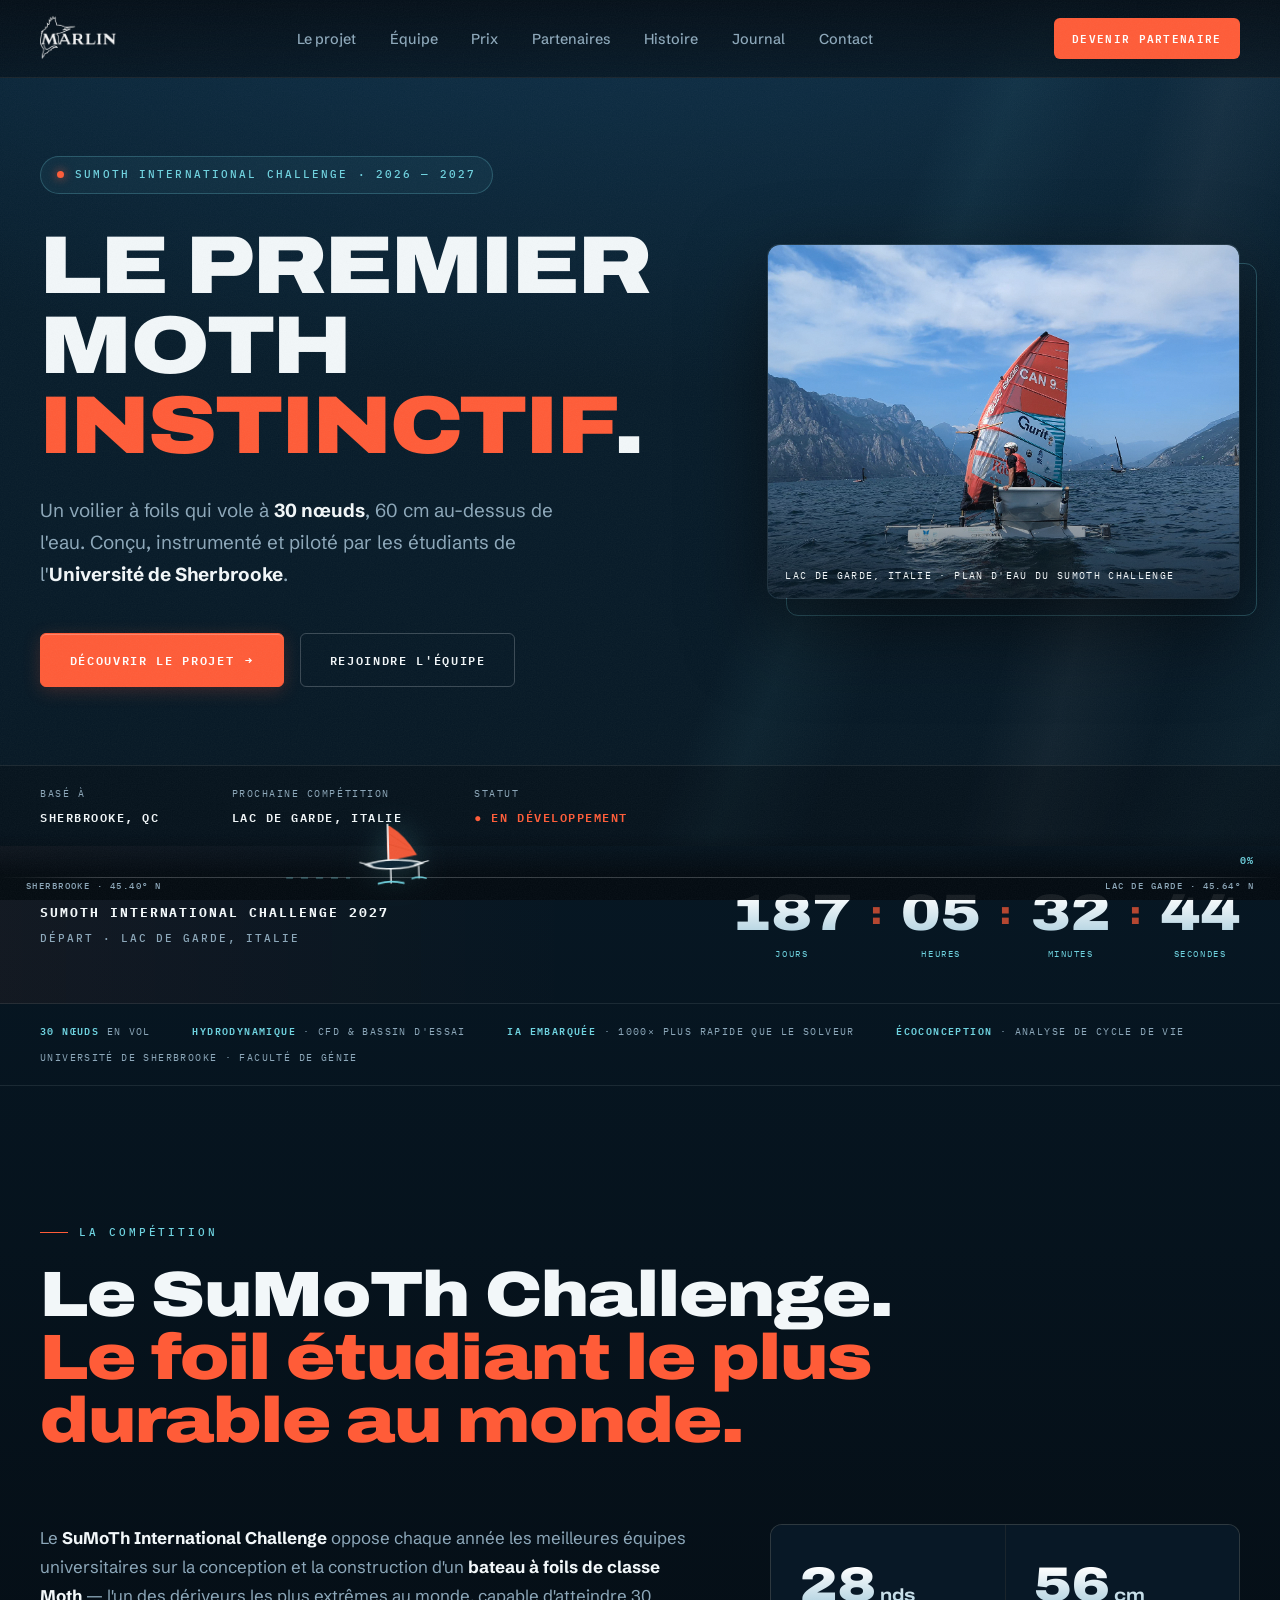
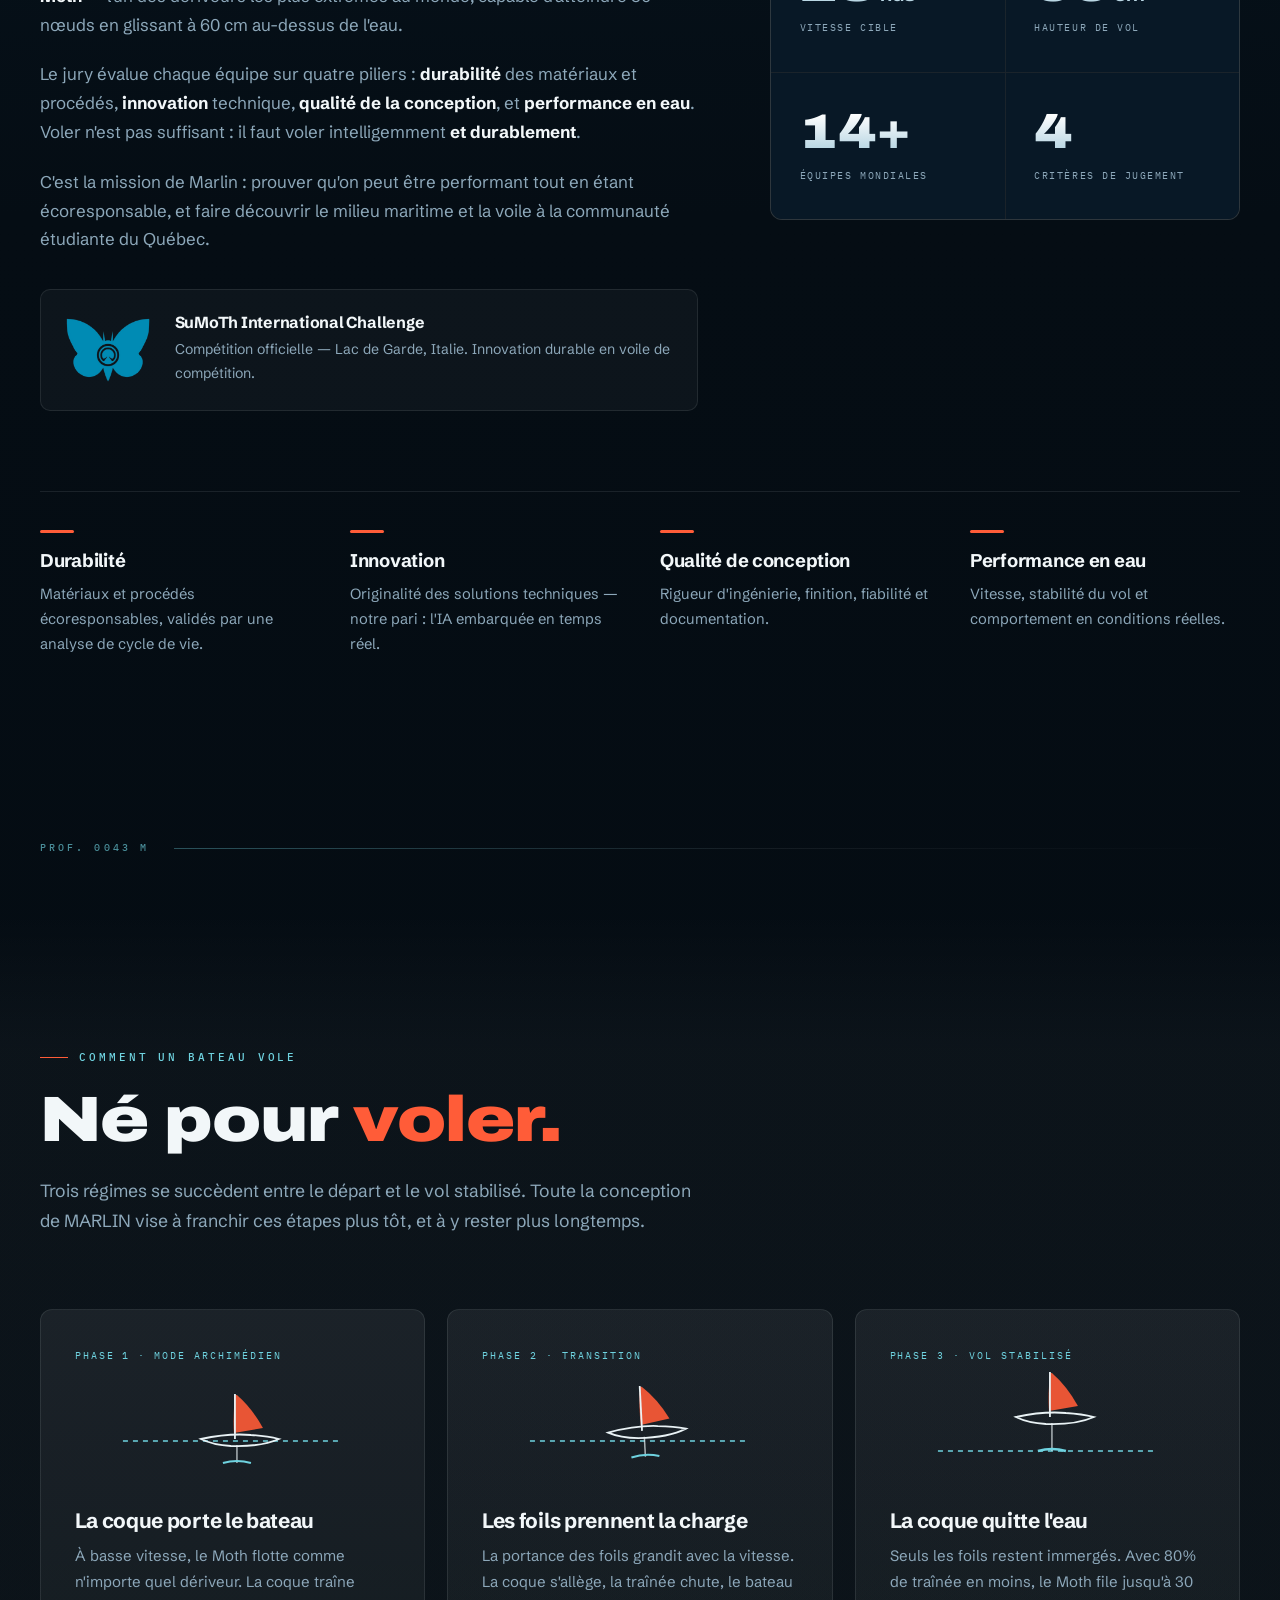
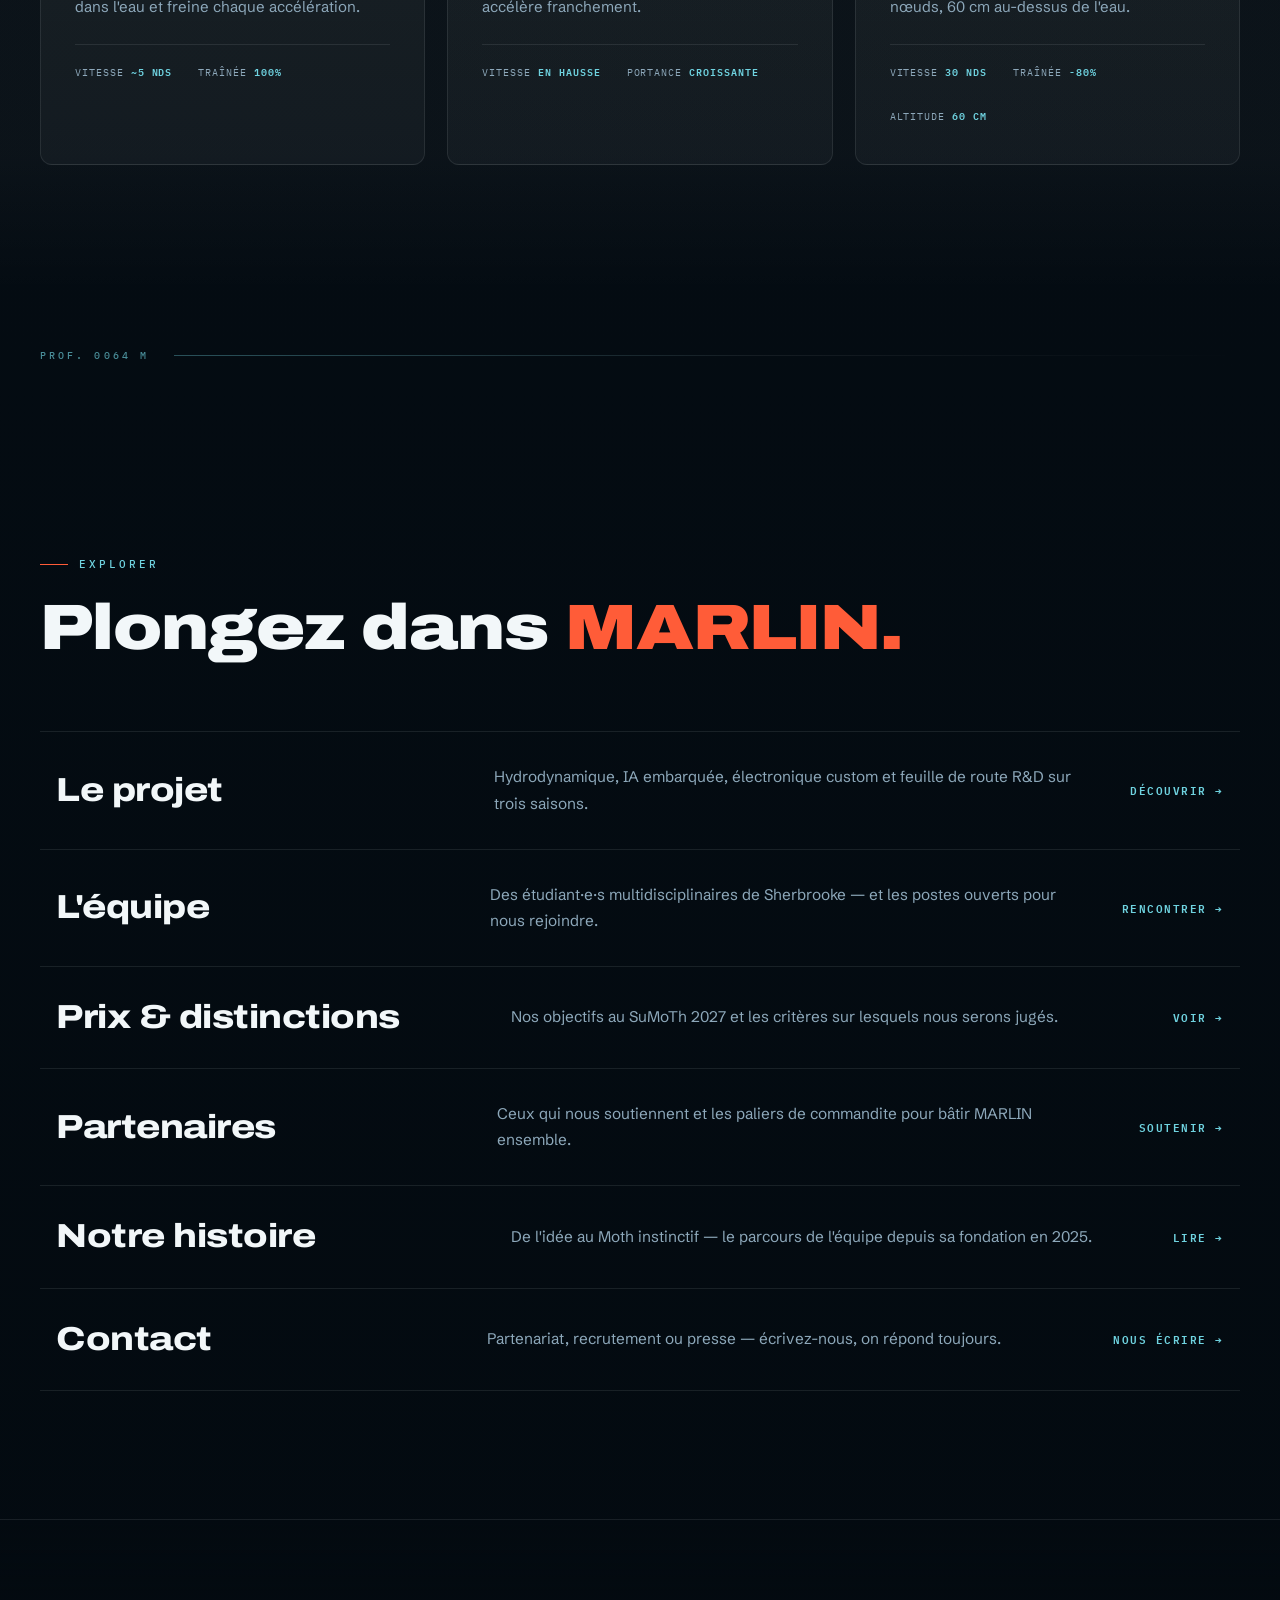
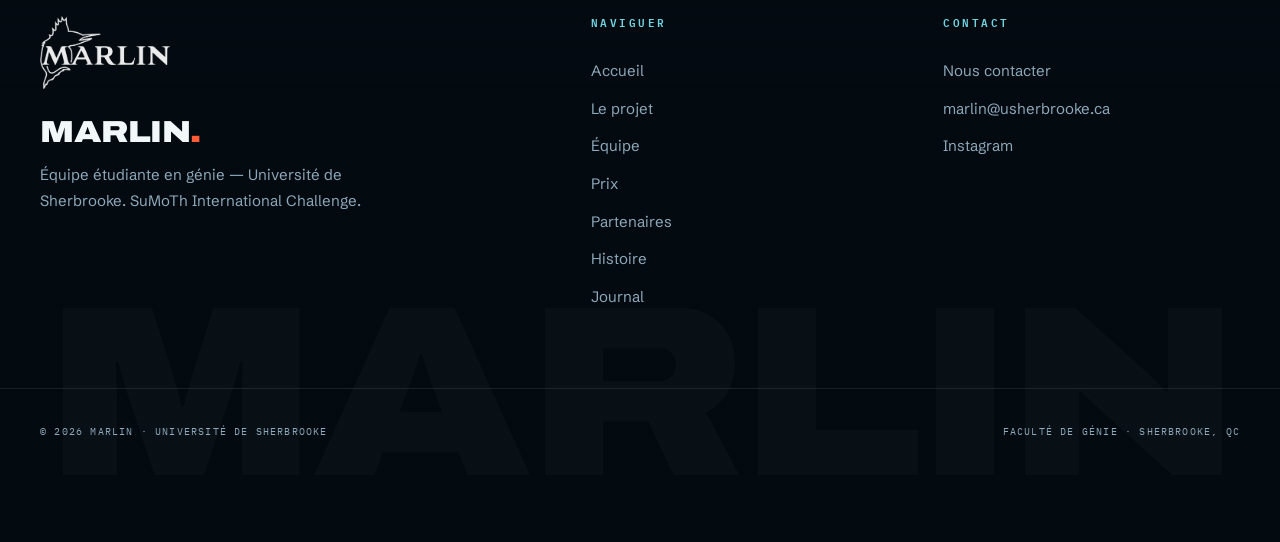
<file: index.html>
<!DOCTYPE html>
<html lang="fr">
<head>
<meta charset="UTF-8">
<meta name="viewport" content="width=device-width, initial-scale=1.0">
<title>MARLIN — Université de Sherbrooke | Moth à foils étudiant</title>
<meta name="description" content="MARLIN — Équipe étudiante de l'Université de Sherbrooke concevant le premier Moth à foils instinctif pour le SuMoTh International Challenge 2027 au Lac de Garde, Italie.">
<meta name="keywords" content="MARLIN, Moth, foil, SuMoTh, Université de Sherbrooke, bateau, voile, ingénierie, IA, CFD">
<meta name="author" content="Équipe MARLIN — Université de Sherbrooke">
<meta name="theme-color" content="#050d14">

<!-- Open Graph -->
<meta property="og:type" content="website">
<meta property="og:title" content="MARLIN — Le premier Moth instinctif">
<meta property="og:description" content="Équipe étudiante UdeS — Conception d'un Moth à foils piloté par intelligence artificielle pour le SuMoTh International Challenge 2027.">
<meta property="og:image" content="media/LogoMarlin.png">
<meta property="og:url" content="https://marlin-udes.ca">
<meta property="og:site_name" content="MARLIN">

<!-- Twitter Card -->
<meta name="twitter:card" content="summary_large_image">
<meta name="twitter:title" content="MARLIN — Le premier Moth instinctif">
<meta name="twitter:description" content="Équipe étudiante UdeS — Moth à foils + IA pour le SuMoTh Challenge 2027.">
<meta name="twitter:image" content="media/LogoMarlin.png">

<!-- Favicon -->
<link rel="icon" type="image/png" href="media/LogoMarlin.png">
<link rel="apple-touch-icon" href="media/LogoMarlin.png">

<!-- Canonical -->
<link rel="canonical" href="https://marlin-udes.ca">

<link rel="preconnect" href="https://fonts.googleapis.com">
<link rel="preconnect" href="https://fonts.gstatic.com" crossorigin>
<link href="https://fonts.googleapis.com/css2?family=Archivo:wdth,wght@62.5..125,100..900&family=Schibsted+Grotesk:wght@400;500;700&family=IBM+Plex+Mono:wght@400;500;600&display=swap" rel="stylesheet">
<link rel="stylesheet" href="style.css">
</head>
<body>

<!-- ============ NAV ============ -->
<nav id="nav">
  <a href="index.html" class="logo"><img src="media/LogoMarlin.png" alt="MARLIN logo"></a>
  <ul class="nav-links">
    <li><a href="projet.html">Le projet</a></li>
    <li><a href="equipe.html">Équipe</a></li>
    <li><a href="prix.html">Prix</a></li>
    <li><a href="partenaires.html">Partenaires</a></li>
    <li><a href="histoire.html">Histoire</a></li>
    <li><a href="journal.html">Journal</a></li>
    <li><a href="contact.html">Contact</a></li>
  </ul>
  <div class="nav-right">
    <a href="partenaires.html" class="nav-cta">Devenir partenaire</a>
    <button class="hamburger" id="hamburger" aria-label="Menu">
      <span></span><span></span><span></span>
    </button>
  </div>
</nav>

<!-- Mobile nav overlay -->
<div class="nav-mobile-overlay" id="mobile-nav">
  <a href="projet.html" class="mobile-link">Le projet</a>
  <a href="equipe.html" class="mobile-link">Équipe</a>
  <a href="prix.html" class="mobile-link">Prix</a>
  <a href="partenaires.html" class="mobile-link">Partenaires</a>
  <a href="histoire.html" class="mobile-link">Histoire</a>
  <a href="journal.html" class="mobile-link">Journal</a>
  <a href="contact.html" class="mobile-link">Contact</a>
</div>

<!-- ============ HERO ============ -->
<section class="hero">
  <div class="hero-inner">
    <div class="hero-content">
      <div class="hero-tag">
        <span class="dot"></span>
        SuMoTh International Challenge · 2026 — 2027
      </div>
      <h1>Le premier Moth <span class="accent">instinctif</span>.</h1>
      <p class="hero-sub">
        Un voilier à foils qui vole à <strong>30 nœuds</strong>, 60 cm au-dessus de l'eau.
        Conçu, instrumenté et piloté par les étudiants de l'<strong>Université de Sherbrooke</strong>.
      </p>
      <div class="hero-cta">
        <a href="projet.html" class="btn primary">Découvrir le projet <span class="btn-arrow">→</span></a>
        <a href="equipe.html#recrutement" class="btn">Rejoindre l'équipe</a>
      </div>
    </div>
    <figure class="hero-photo">
      <img src="media/bateauProfil.png" alt="Moth à foils sur le Lac de Garde">
      <figcaption>Lac de Garde, Italie · Plan d'eau du SuMoTh Challenge</figcaption>
    </figure>
  </div>

  <div class="hero-meta">
    <div class="hero-meta-inner">
      <div class="item">Basé à<span>Sherbrooke, QC</span></div>
      <div class="item">Prochaine compétition<span>Lac de Garde, Italie</span></div>
      <div class="item">Statut<span class="status">● En développement</span></div>
    </div>
  </div>
</section>

<!-- ============ COMPTE À REBOURS ============ -->
<div class="countdown-band">
  <div class="countdown-band-inner">
    <div class="countdown-title">
      <strong>SuMoTh International Challenge 2027</strong>
      Départ · Lac de Garde, Italie
    </div>
    <div class="countdown" id="countdown">
      <div class="countdown-item"><div class="countdown-val" id="cd-days">---</div><div class="countdown-label">Jours</div></div>
      <div class="countdown-sep">:</div>
      <div class="countdown-item"><div class="countdown-val" id="cd-hours">--</div><div class="countdown-label">Heures</div></div>
      <div class="countdown-sep">:</div>
      <div class="countdown-item"><div class="countdown-val" id="cd-mins">--</div><div class="countdown-label">Minutes</div></div>
      <div class="countdown-sep">:</div>
      <div class="countdown-item"><div class="countdown-val" id="cd-secs">--</div><div class="countdown-label">Secondes</div></div>
    </div>
  </div>
</div>

<!-- ============ MANIFESTE (faits) ============ -->
<div class="manifest" aria-hidden="true">
  <div class="manifest-inner">
    <span><strong>30 nœuds</strong> en vol</span>
    <span><strong>Hydrodynamique</strong> · CFD &amp; bassin d'essai</span>
    <span><strong>IA embarquée</strong> · 1000× plus rapide que le solveur</span>
    <span><strong>Écoconception</strong> · Analyse de cycle de vie</span>
    <span>Université de Sherbrooke · Faculté de génie</span>
  </div>
</div>

<!-- ============ DÉFI + SUMOTH ============ -->
<section class="defi" id="defi">
  <div class="container">
    <div class="section-head reveal">
      <span class="kicker">La compétition</span>
      <h2>Le SuMoTh Challenge.<br><span class="accent">Le foil étudiant le plus durable au monde.</span></h2>
    </div>
    <div class="defi-grid reveal">
      <div class="defi-text">
        <p>Le <strong>SuMoTh International Challenge</strong> oppose chaque année les meilleures équipes universitaires sur la conception et la construction d'un <strong>bateau à foils de classe Moth</strong> — l'un des dériveurs les plus extrêmes au monde, capable d'atteindre 30 nœuds en glissant à 60 cm au-dessus de l'eau.</p>
        <p>Le jury évalue chaque équipe sur quatre piliers : <strong>durabilité</strong> des matériaux et procédés, <strong>innovation</strong> technique, <strong>qualité de la conception</strong>, et <strong>performance en eau</strong>. Voler n'est pas suffisant : il faut voler intelligemment <strong>et durablement</strong>.</p>
        <p>C'est la mission de Marlin : prouver qu'on peut être performant tout en étant écoresponsable, et faire découvrir le milieu maritime et la voile à la communauté étudiante du Québec.</p>
        <div class="sumoth-badge">
          <img src="media/Sumoth_nobackground.png" alt="SuMoTh Challenge">
          <div class="sumoth-badge-text">
            <h4>SuMoTh International Challenge</h4>
            <p>Compétition officielle — Lac de Garde, Italie. Innovation durable en voile de compétition.</p>
          </div>
        </div>
      </div>
      <div class="defi-stats">
        <div class="stat"><div class="stat-num"><span data-count="30">0</span><span class="unit">nds</span></div><div class="stat-label">Vitesse cible</div></div>
        <div class="stat"><div class="stat-num"><span data-count="60">0</span><span class="unit">cm</span></div><div class="stat-label">Hauteur de vol</div></div>
        <div class="stat"><div class="stat-num"><span data-count="15" data-suffix="+">0</span></div><div class="stat-label">Équipes mondiales</div></div>
        <div class="stat"><div class="stat-num"><span data-count="4">0</span></div><div class="stat-label">Critères de jugement</div></div>
      </div>
    </div>
    <div class="pillars">
      <div class="pillar"><h3>Durabilité</h3><p>Matériaux et procédés écoresponsables, validés par une analyse de cycle de vie.</p></div>
      <div class="pillar"><h3>Innovation</h3><p>Originalité des solutions techniques — notre pari : l'IA embarquée en temps réel.</p></div>
      <div class="pillar"><h3>Qualité de conception</h3><p>Rigueur d'ingénierie, finition, fiabilité et documentation.</p></div>
      <div class="pillar"><h3>Performance en eau</h3><p>Vitesse, stabilité du vol et comportement en conditions réelles.</p></div>
    </div>
  </div>
</section>

<!-- ============ SOUS LA LIGNE DE FLOTTAISON : LE VOL ============ -->
<div class="waterline" aria-hidden="true"></div>
<section class="section--deep" id="vol">
  <div class="container">
    <div class="section-head reveal">
      <span class="kicker">Comment un bateau vole</span>
      <h2>Né pour <span class="accent">voler.</span></h2>
      <p>Trois régimes se succèdent entre le départ et le vol stabilisé. Toute la conception de MARLIN vise à franchir ces étapes plus tôt, et à y rester plus longtemps.</p>
    </div>
    <div class="flight-phases">
      <div class="flight-phase">
        <span class="phase-step">Phase 1 · Mode archimédien</span>
        <svg viewBox="0 0 220 84" fill="none" xmlns="http://www.w3.org/2000/svg" aria-hidden="true">
          <line x1="0" y1="52" x2="220" y2="52" stroke="#6fd3e0" stroke-width="1.5" stroke-dasharray="5 5"/>
          <path d="M112 6 Q110 28 111 44 L140 39 Q129 19 114 6 Z" fill="#ff5c38" opacity="0.9"/>
          <line x1="112" y1="5" x2="112" y2="50" stroke="#e9f2f5" stroke-width="1.8"/>
          <path d="M78 50 Q106 44 128 46 Q144 47 156 50 Q138 58 108 57 Q90 56 78 50 Z" fill="none" stroke="#e9f2f5" stroke-width="1.8"/>
          <line x1="114" y1="56" x2="114" y2="74" stroke="#e9f2f5" stroke-width="1.5" opacity="0.7"/>
          <path d="M100 74 Q114 70 128 74" stroke="#6fd3e0" stroke-width="2" fill="none"/>
        </svg>
        <h3>La coque porte le bateau</h3>
        <p>À basse vitesse, le Moth flotte comme n'importe quel dériveur. La coque traîne dans l'eau et freine chaque accélération.</p>
        <div class="data-row"><span>Vitesse <b>~5 nds</b></span><span>Traînée <b>100%</b></span></div>
      </div>
      <div class="flight-phase">
        <span class="phase-step">Phase 2 · Transition</span>
        <svg viewBox="0 0 220 84" fill="none" xmlns="http://www.w3.org/2000/svg" aria-hidden="true">
          <line x1="0" y1="52" x2="220" y2="52" stroke="#6fd3e0" stroke-width="1.5" stroke-dasharray="5 5"/>
          <g transform="translate(0,-8) rotate(-3 110 48)">
            <path d="M112 6 Q110 28 111 44 L140 39 Q129 19 114 6 Z" fill="#ff5c38" opacity="0.9"/>
            <line x1="112" y1="5" x2="112" y2="50" stroke="#e9f2f5" stroke-width="1.8"/>
            <path d="M78 50 Q106 44 128 46 Q144 47 156 50 Q138 58 108 57 Q90 56 78 50 Z" fill="none" stroke="#e9f2f5" stroke-width="1.8"/>
            <line x1="114" y1="56" x2="114" y2="76" stroke="#e9f2f5" stroke-width="1.5" opacity="0.7"/>
            <path d="M100 76 Q114 72 128 76" stroke="#6fd3e0" stroke-width="2" fill="none"/>
          </g>
        </svg>
        <h3>Les foils prennent la charge</h3>
        <p>La portance des foils grandit avec la vitesse. La coque s'allège, la traînée chute, le bateau accélère franchement.</p>
        <div class="data-row"><span>Vitesse <b>en hausse</b></span><span>Portance <b>croissante</b></span></div>
      </div>
      <div class="flight-phase">
        <span class="phase-step">Phase 3 · Vol stabilisé</span>
        <svg viewBox="0 0 220 84" fill="none" xmlns="http://www.w3.org/2000/svg" aria-hidden="true">
          <line x1="0" y1="62" x2="220" y2="62" stroke="#6fd3e0" stroke-width="1.5" stroke-dasharray="5 5"/>
          <g transform="translate(0,-22)">
            <path d="M112 6 Q110 28 111 44 L140 39 Q129 19 114 6 Z" fill="#ff5c38" opacity="0.9"/>
            <line x1="112" y1="5" x2="112" y2="50" stroke="#e9f2f5" stroke-width="1.8"/>
            <path d="M78 50 Q106 44 128 46 Q144 47 156 50 Q138 58 108 57 Q90 56 78 50 Z" fill="none" stroke="#e9f2f5" stroke-width="1.8"/>
            <line x1="114" y1="56" x2="114" y2="84" stroke="#e9f2f5" stroke-width="1.5" opacity="0.7"/>
            <path d="M100 84 Q114 80 128 84" stroke="#6fd3e0" stroke-width="2.4" fill="none"/>
          </g>
        </svg>
        <h3>La coque quitte l'eau</h3>
        <p>Seuls les foils restent immergés. Avec 80% de traînée en moins, le Moth file jusqu'à 30 nœuds, 60 cm au-dessus de l'eau.</p>
        <div class="data-row"><span>Vitesse <b>30 nds</b></span><span>Traînée <b>-80%</b></span><span>Altitude <b>60 cm</b></span></div>
      </div>
    </div>
  </div>
</section>
<div class="waterline waterline--up" aria-hidden="true"></div>

<!-- ============ EXPLORER ============ -->
<section class="explore" id="explorer">
  <div class="container">
    <div class="section-head reveal">
      <span class="kicker">Explorer</span>
      <h2>Plongez dans <span class="accent">MARLIN.</span></h2>
    </div>
    <div class="explore-list">
      <a href="projet.html" class="explore-row">
        <h3>Le projet</h3>
        <p>Hydrodynamique, IA embarquée, électronique custom et feuille de route R&amp;D sur trois saisons.</p>
        <span class="go">Découvrir →</span>
      </a>
      <a href="equipe.html" class="explore-row">
        <h3>L'équipe</h3>
        <p>Des étudiant·e·s multidisciplinaires de Sherbrooke — et les postes ouverts pour nous rejoindre.</p>
        <span class="go">Rencontrer →</span>
      </a>
      <a href="prix.html" class="explore-row">
        <h3>Prix &amp; distinctions</h3>
        <p>Nos objectifs au SuMoTh 2027 et les critères sur lesquels nous serons jugés.</p>
        <span class="go">Voir →</span>
      </a>
      <a href="partenaires.html" class="explore-row">
        <h3>Partenaires</h3>
        <p>Ceux qui nous soutiennent et les paliers de commandite pour bâtir MARLIN ensemble.</p>
        <span class="go">Soutenir →</span>
      </a>
      <a href="histoire.html" class="explore-row">
        <h3>Notre histoire</h3>
        <p>De l'idée au Moth instinctif — le parcours de l'équipe depuis sa fondation en 2025.</p>
        <span class="go">Lire →</span>
      </a>
      <a href="contact.html" class="explore-row">
        <h3>Contact</h3>
        <p>Partenariat, recrutement ou presse — écrivez-nous, on répond toujours.</p>
        <span class="go">Nous écrire →</span>
      </a>
    </div>
  </div>
</section>

<!-- ============ FOOTER ============ -->
<footer id="contact">
  <div class="footer-grid">
    <div class="footer-brand">
      <img src="media/LogoMarlin.png" alt="MARLIN" class="footer-logo">
      <h3>MARLIN<span class="accent">.</span></h3>
      <p>Équipe étudiante en génie — Université de Sherbrooke. SuMoTh International Challenge.</p>
    </div>
    <div class="footer-col">
      <h4>Naviguer</h4>
      <a href="index.html">Accueil</a>
      <a href="projet.html">Le projet</a>
      <a href="equipe.html">Équipe</a>
      <a href="prix.html">Prix</a>
      <a href="partenaires.html">Partenaires</a>
      <a href="histoire.html">Histoire</a>
      <a href="journal.html">Journal</a>
    </div>
    <div class="footer-col">
      <h4>Contact</h4>
      <a href="contact.html">Nous contacter</a>
      <a href="mailto:marlin@usherbrooke.ca">marlin@usherbrooke.ca</a>
      <a href="https://www.instagram.com/marlin_usherbrooke/" target="_blank" rel="noopener">Instagram</a>
    </div>
  </div>
  <div class="footer-bottom">
    <div>© 2026 MARLIN · Université de Sherbrooke</div>
    <div>Faculté de génie · Sherbrooke, QC</div>
  </div>
</footer>

<script src="main.js"></script>

</body>
</html>
</file>
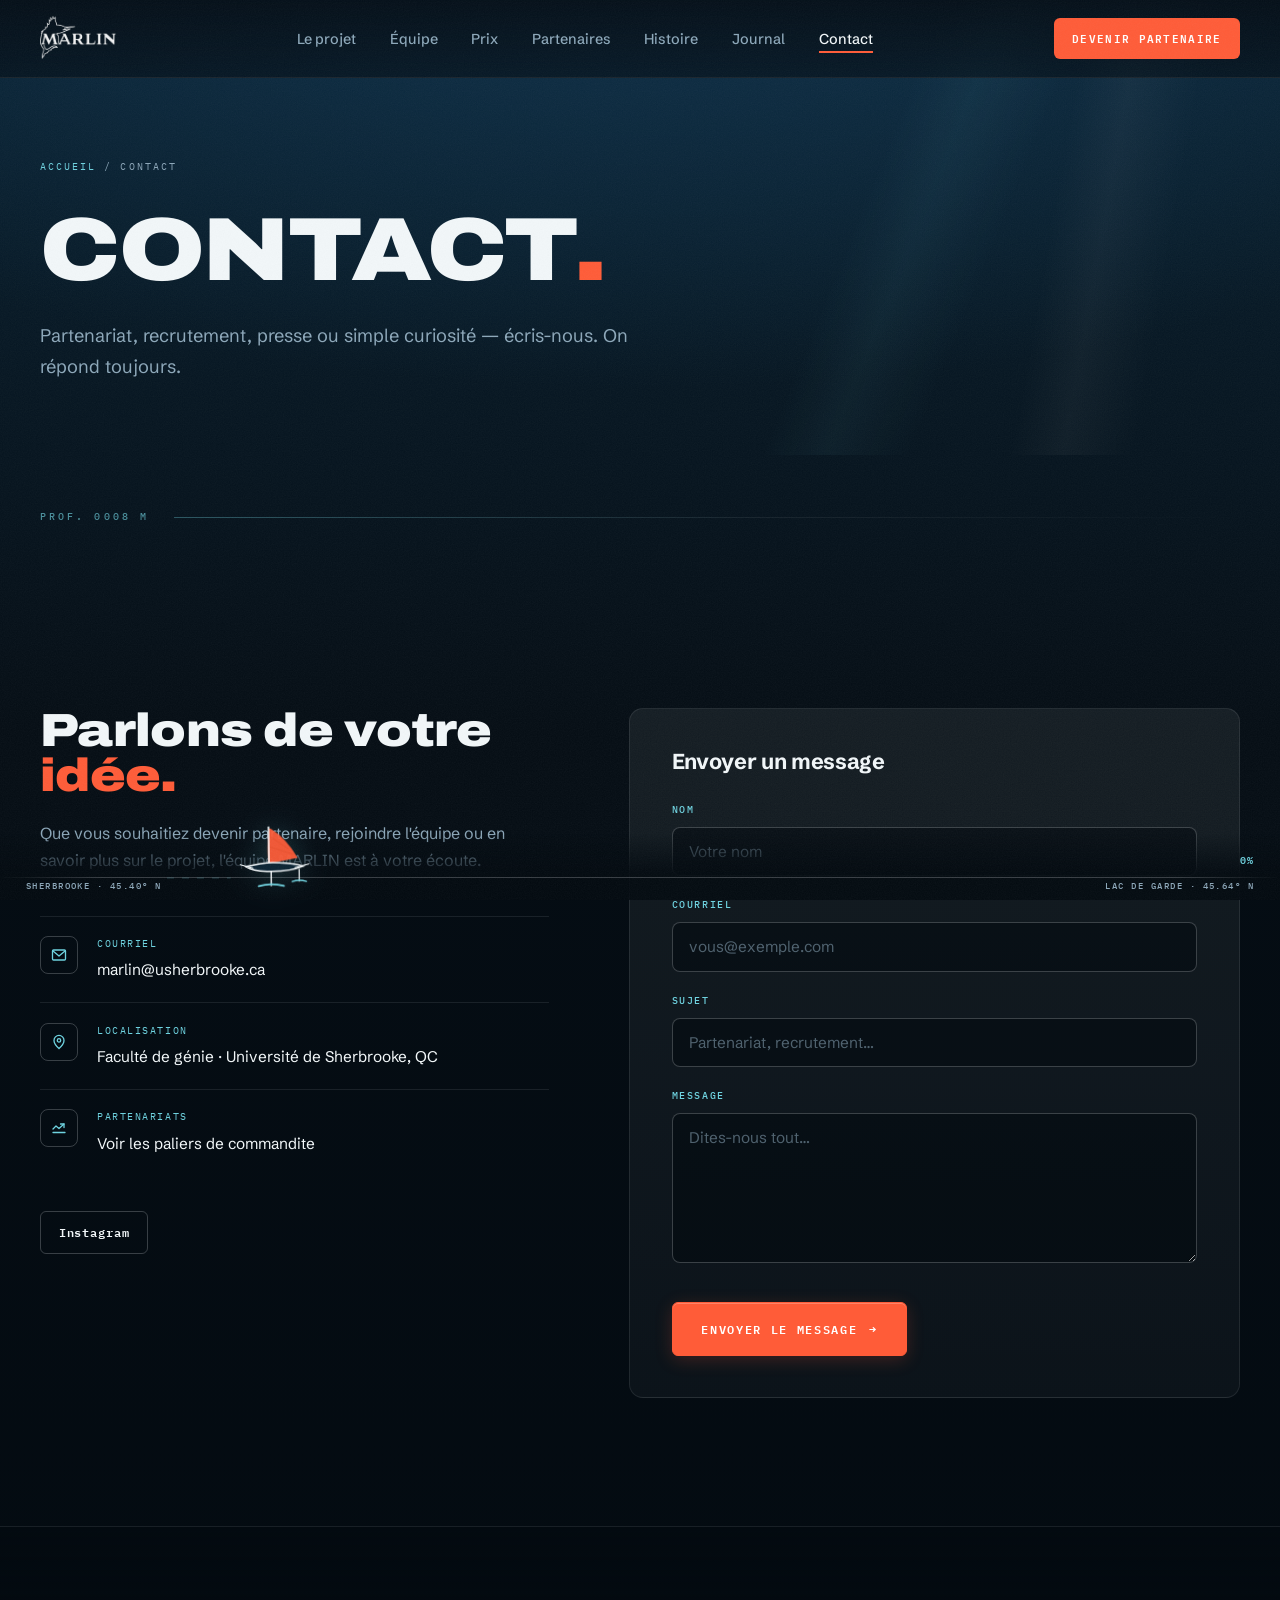
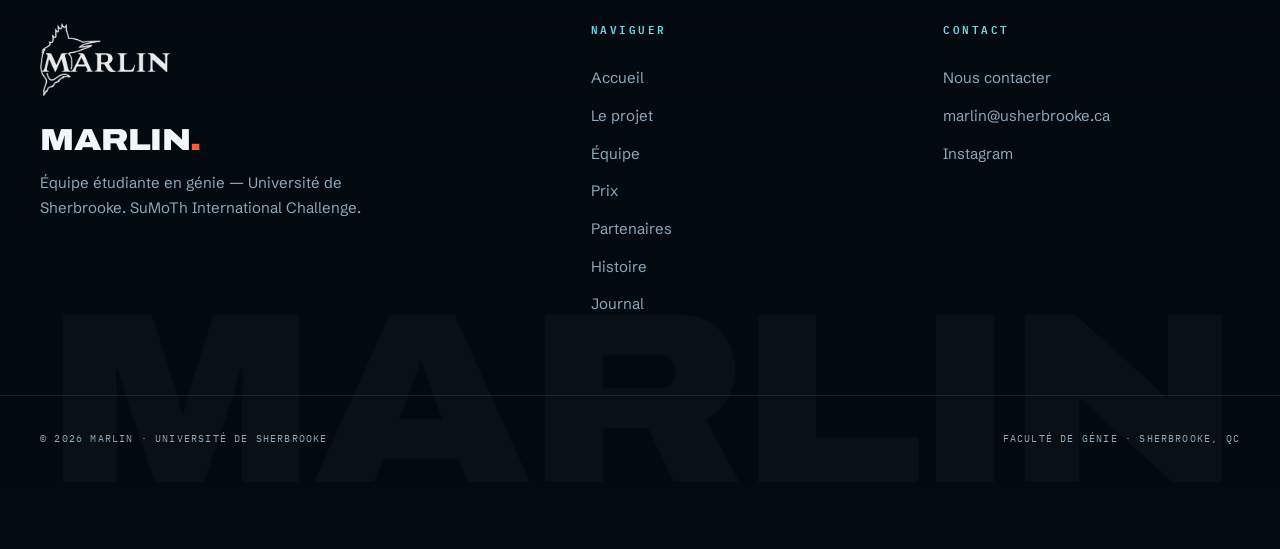
<file: contact.html>
<!DOCTYPE html>
<html lang="fr">
<head>
<meta charset="UTF-8">
<meta name="viewport" content="width=device-width, initial-scale=1.0">
<title>Contact — MARLIN | Université de Sherbrooke</title>
<meta name="description" content="Contactez l'équipe MARLIN — partenariats, recrutement, presse. Université de Sherbrooke, Faculté de génie.">
<meta name="theme-color" content="#050d14">
<link rel="icon" type="image/png" href="media/LogoMarlin.png">
<link rel="apple-touch-icon" href="media/LogoMarlin.png">
<link rel="preconnect" href="https://fonts.googleapis.com">
<link rel="preconnect" href="https://fonts.gstatic.com" crossorigin>
<link href="https://fonts.googleapis.com/css2?family=Archivo:wdth,wght@62.5..125,100..900&family=Schibsted+Grotesk:wght@400;500;700&family=IBM+Plex+Mono:wght@400;500;600&display=swap" rel="stylesheet">
<link rel="stylesheet" href="style.css">
</head>
<body class="subpage">

<!-- ============ NAV ============ -->
<nav id="nav">
  <a href="index.html" class="logo"><img src="media/LogoMarlin.png" alt="MARLIN logo"></a>
  <ul class="nav-links">
    <li><a href="projet.html">Le projet</a></li>
    <li><a href="equipe.html">Équipe</a></li>
    <li><a href="prix.html">Prix</a></li>
    <li><a href="partenaires.html">Partenaires</a></li>
    <li><a href="histoire.html">Histoire</a></li>
    <li><a href="journal.html">Journal</a></li>
    <li><a href="contact.html" class="active">Contact</a></li>
  </ul>
  <div class="nav-right">
    <a href="partenaires.html" class="nav-cta">Devenir partenaire</a>
    <button class="hamburger" id="hamburger" aria-label="Menu">
      <span></span><span></span><span></span>
    </button>
  </div>
</nav>

<!-- Mobile nav overlay -->
<div class="nav-mobile-overlay" id="mobile-nav">
  <a href="index.html" class="mobile-link">Accueil</a>
  <a href="projet.html" class="mobile-link">Le projet</a>
  <a href="equipe.html" class="mobile-link">Équipe</a>
  <a href="prix.html" class="mobile-link">Prix</a>
  <a href="partenaires.html" class="mobile-link">Partenaires</a>
  <a href="histoire.html" class="mobile-link">Histoire</a>
  <a href="journal.html" class="mobile-link">Journal</a>
  <a href="contact.html" class="mobile-link">Contact</a>
</div>

<!-- ============ PAGE HERO ============ -->
<section class="page-hero">
  <div class="container">
    <div class="breadcrumb">
      <a href="index.html">Accueil</a> / Contact
    </div>
    <h1>Contact<span class="accent">.</span></h1>
    <p>Partenariat, recrutement, presse ou simple curiosité — écris-nous. On répond toujours.</p>
  </div>
</section>

<!-- ============ CONTACT ============ -->
<section class="contact-section">
  <div class="container">
    <div class="contact-grid">

      <!-- Colonne infos -->
      <div class="contact-info reveal">
        <h2>Parlons de votre <span class="accent">idée.</span></h2>
        <p>Que vous souhaitiez devenir partenaire, rejoindre l'équipe ou en savoir plus sur le projet, l'équipe MARLIN est à votre écoute.</p>

        <div class="contact-detail">
          <div class="ico" aria-hidden="true">
            <svg width="16" height="16" viewBox="0 0 16 16" fill="none"><rect x="1.5" y="3" width="13" height="10" rx="1" stroke="currentColor" stroke-width="1.3"/><path d="M2 4l6 5 6-5" stroke="currentColor" stroke-width="1.3" stroke-linecap="round" stroke-linejoin="round"/></svg>
          </div>
          <div>
            <div class="ct-label">Courriel</div>
            <a href="mailto:marlin@usherbrooke.ca">marlin@usherbrooke.ca</a>
          </div>
        </div>
        <div class="contact-detail">
          <div class="ico" aria-hidden="true">
            <svg width="16" height="16" viewBox="0 0 16 16" fill="none"><path d="M8 14.5s5-4.6 5-8.1A5 5 0 0 0 3 6.4c0 3.5 5 8.1 5 8.1z" stroke="currentColor" stroke-width="1.3"/><circle cx="8" cy="6.4" r="1.7" stroke="currentColor" stroke-width="1.3"/></svg>
          </div>
          <div>
            <div class="ct-label">Localisation</div>
            <span class="ct-val">Faculté de génie · Université de Sherbrooke, QC</span>
          </div>
        </div>
        <div class="contact-detail">
          <div class="ico" aria-hidden="true">
            <svg width="16" height="16" viewBox="0 0 16 16" fill="none"><path d="M2 9l3-3 3 2.5L13 4" stroke="currentColor" stroke-width="1.3" stroke-linecap="round" stroke-linejoin="round"/><path d="M9.5 4H13v3.5" stroke="currentColor" stroke-width="1.3" stroke-linecap="round" stroke-linejoin="round"/><path d="M2 12.5h12" stroke="currentColor" stroke-width="1.3" stroke-linecap="round"/></svg>
          </div>
          <div>
            <div class="ct-label">Partenariats</div>
            <a href="partenaires.html">Voir les paliers de commandite</a>
          </div>
        </div>

        <div class="contact-socials">
          <a href="https://www.instagram.com/marlin_usherbrooke/" target="_blank" rel="noopener" class="contact-social">Instagram</a>
        </div>
      </div>

      <!-- Colonne formulaire -->
      <div class="contact-form-wrap reveal">
        <h3>Envoyer un message</h3>
        <form class="contact-form" id="contact-form">
          <label for="cf-name">Nom</label>
          <input type="text" id="cf-name" name="name" placeholder="Votre nom" required>

          <label for="cf-email">Courriel</label>
          <input type="email" id="cf-email" name="email" placeholder="vous@exemple.com" required>

          <label for="cf-subject">Sujet</label>
          <input type="text" id="cf-subject" name="subject" placeholder="Partenariat, recrutement…">

          <label for="cf-message">Message</label>
          <textarea id="cf-message" name="message" placeholder="Dites-nous tout…" required></textarea>

          <button type="submit" class="btn primary">Envoyer le message <span class="btn-arrow">→</span></button>
        </form>
      </div>

    </div>
  </div>
</section>

<!-- ============ FOOTER ============ -->
<footer>
  <div class="footer-grid">
    <div class="footer-brand">
      <img src="media/LogoMarlin.png" alt="MARLIN" class="footer-logo">
      <h3>MARLIN<span class="accent">.</span></h3>
      <p>Équipe étudiante en génie — Université de Sherbrooke. SuMoTh International Challenge.</p>
    </div>
    <div class="footer-col">
      <h4>Naviguer</h4>
      <a href="index.html">Accueil</a>
      <a href="projet.html">Le projet</a>
      <a href="equipe.html">Équipe</a>
      <a href="prix.html">Prix</a>
      <a href="partenaires.html">Partenaires</a>
      <a href="histoire.html">Histoire</a>
      <a href="journal.html">Journal</a>
    </div>
    <div class="footer-col">
      <h4>Contact</h4>
      <a href="contact.html">Nous contacter</a>
      <a href="mailto:marlin@usherbrooke.ca">marlin@usherbrooke.ca</a>
      <a href="https://www.instagram.com/marlin_usherbrooke/" target="_blank" rel="noopener">Instagram</a>
    </div>
  </div>
  <div class="footer-bottom">
    <div>© 2026 MARLIN · Université de Sherbrooke</div>
    <div>Faculté de génie · Sherbrooke, QC</div>
  </div>
</footer>

<script src="main.js"></script>

</body>
</html>
</file>
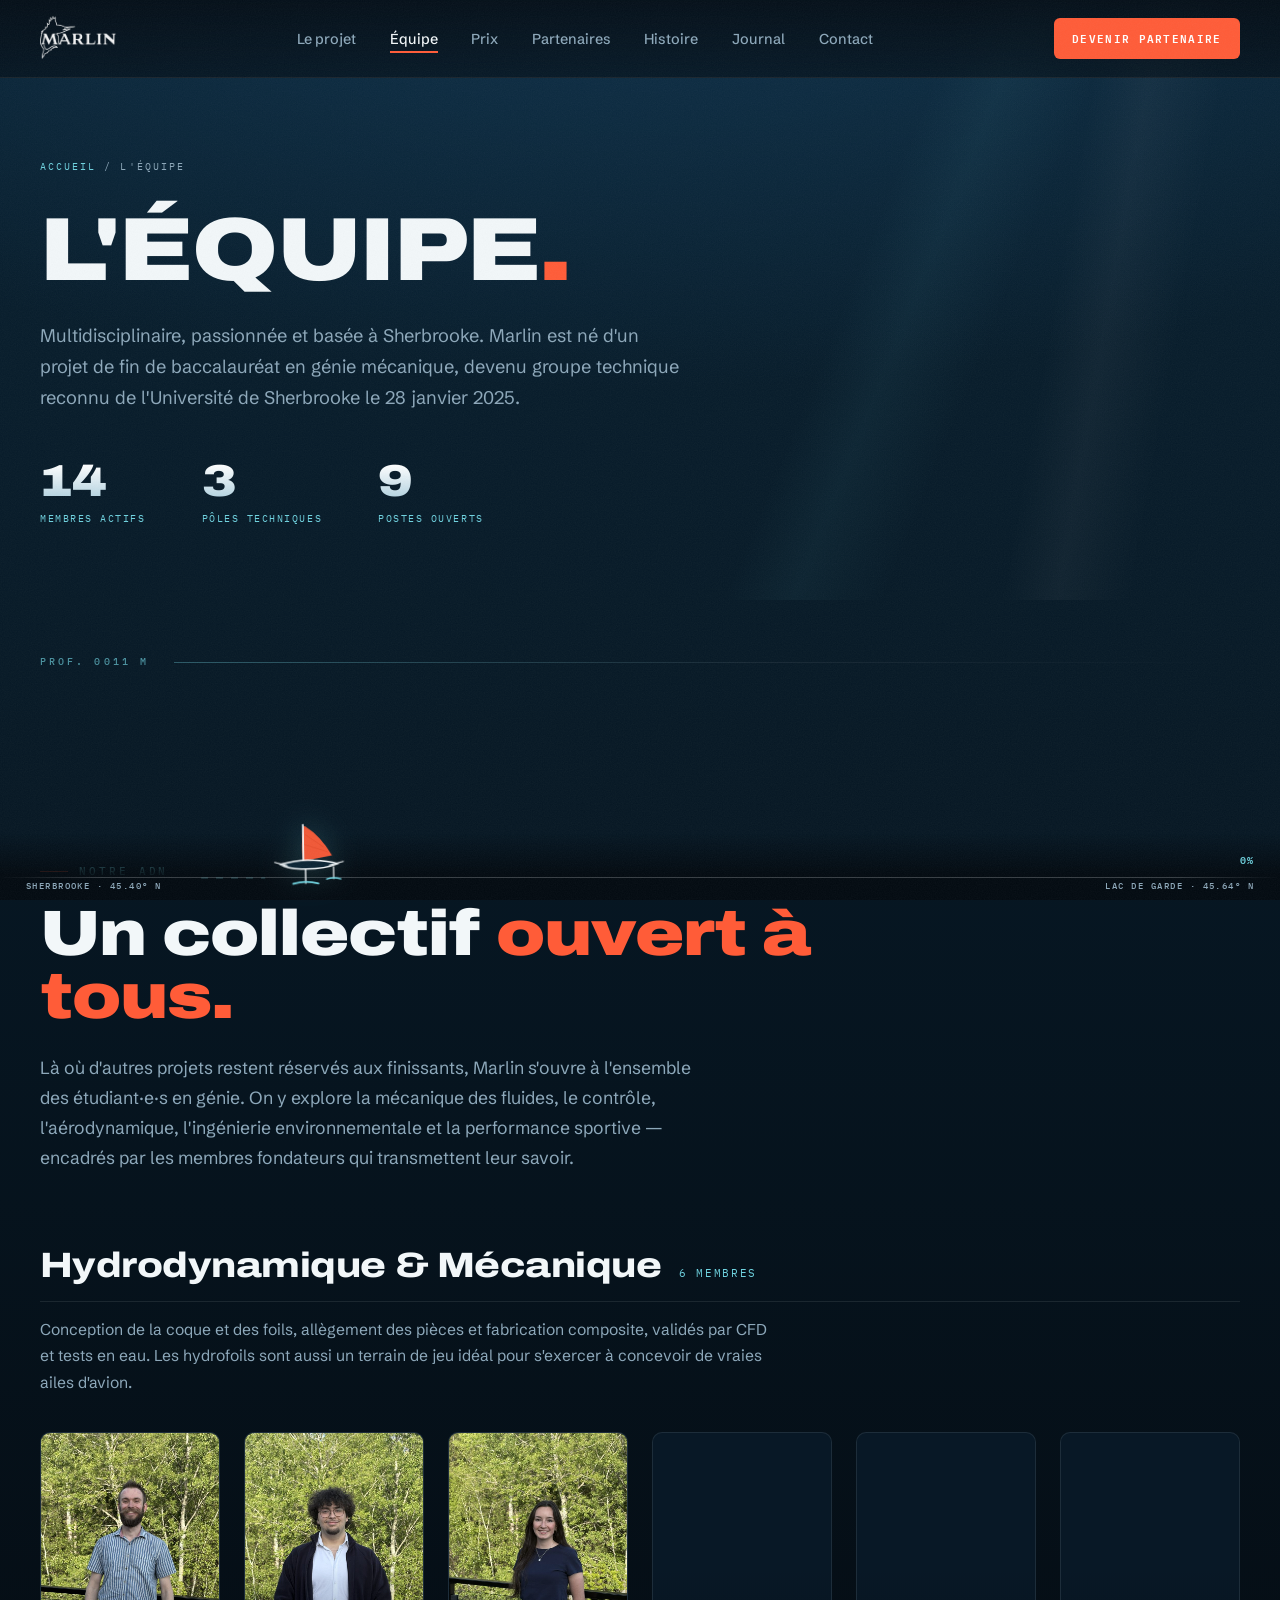
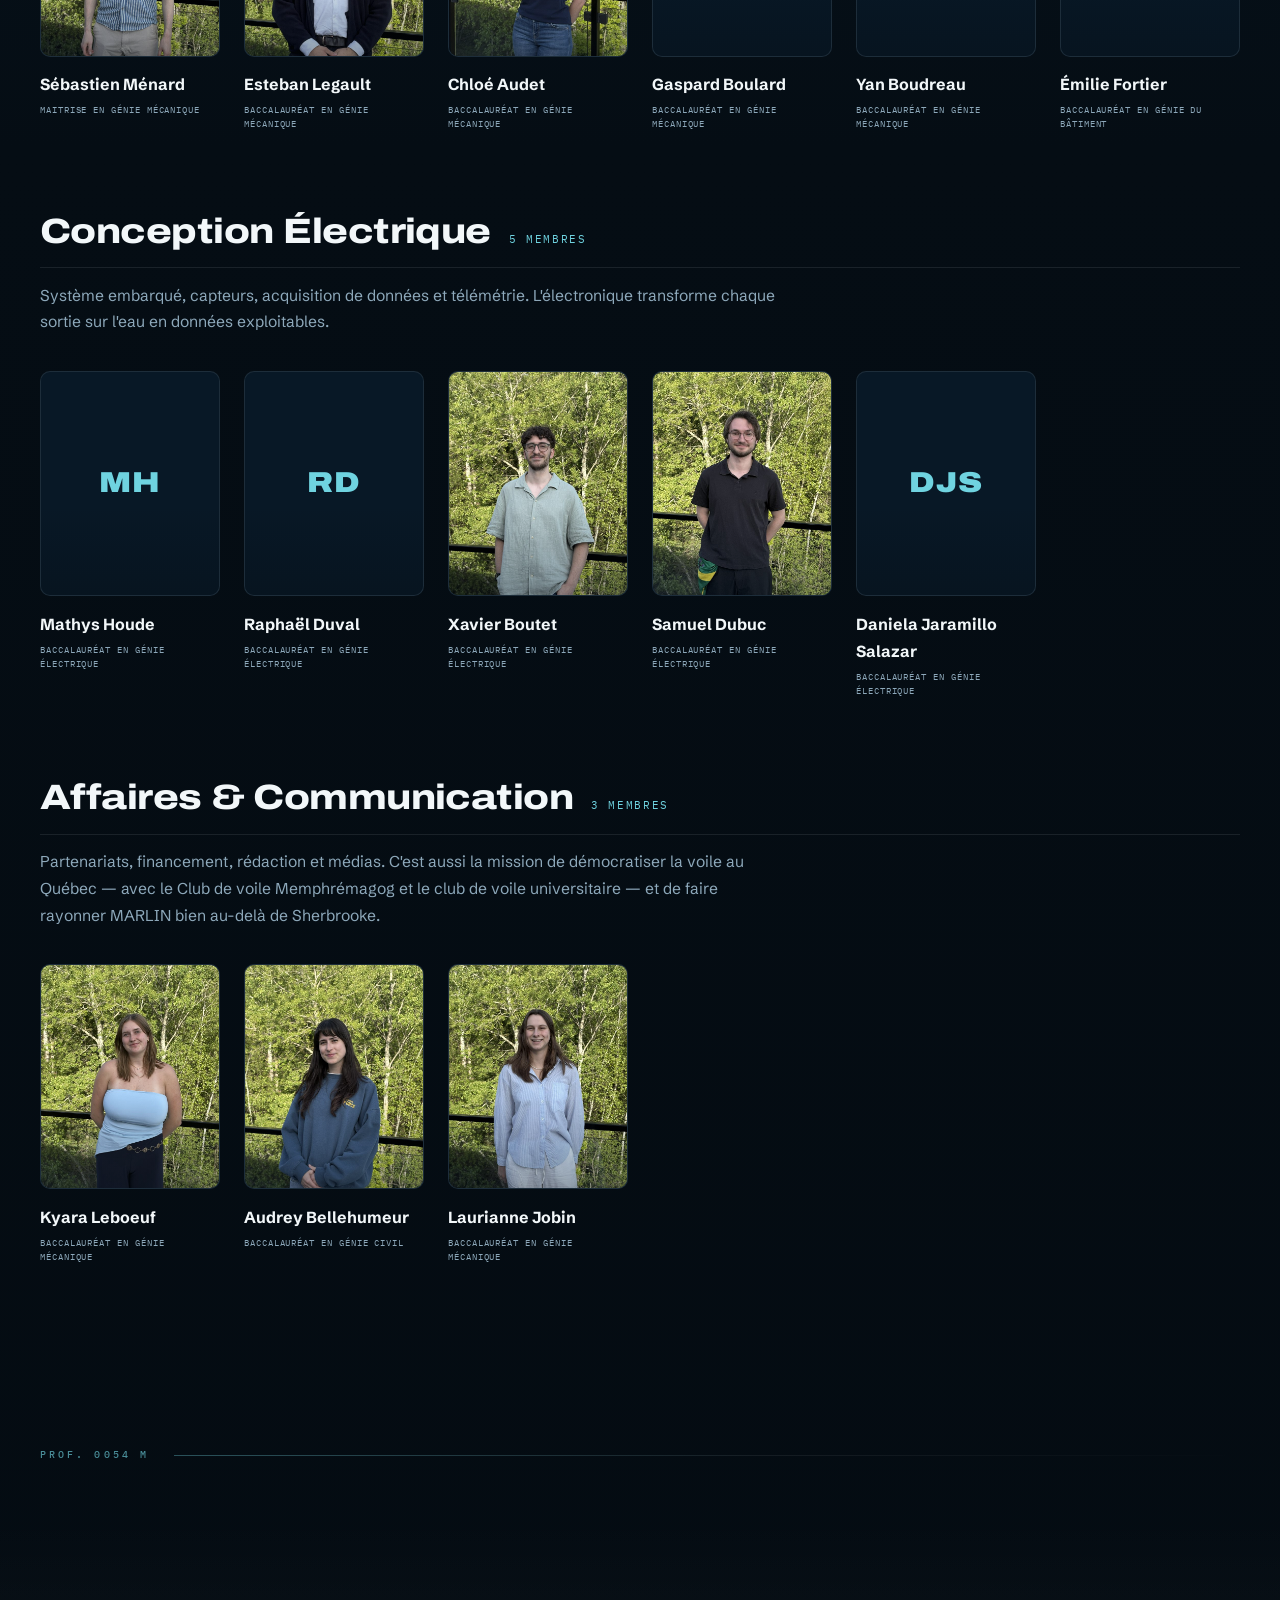
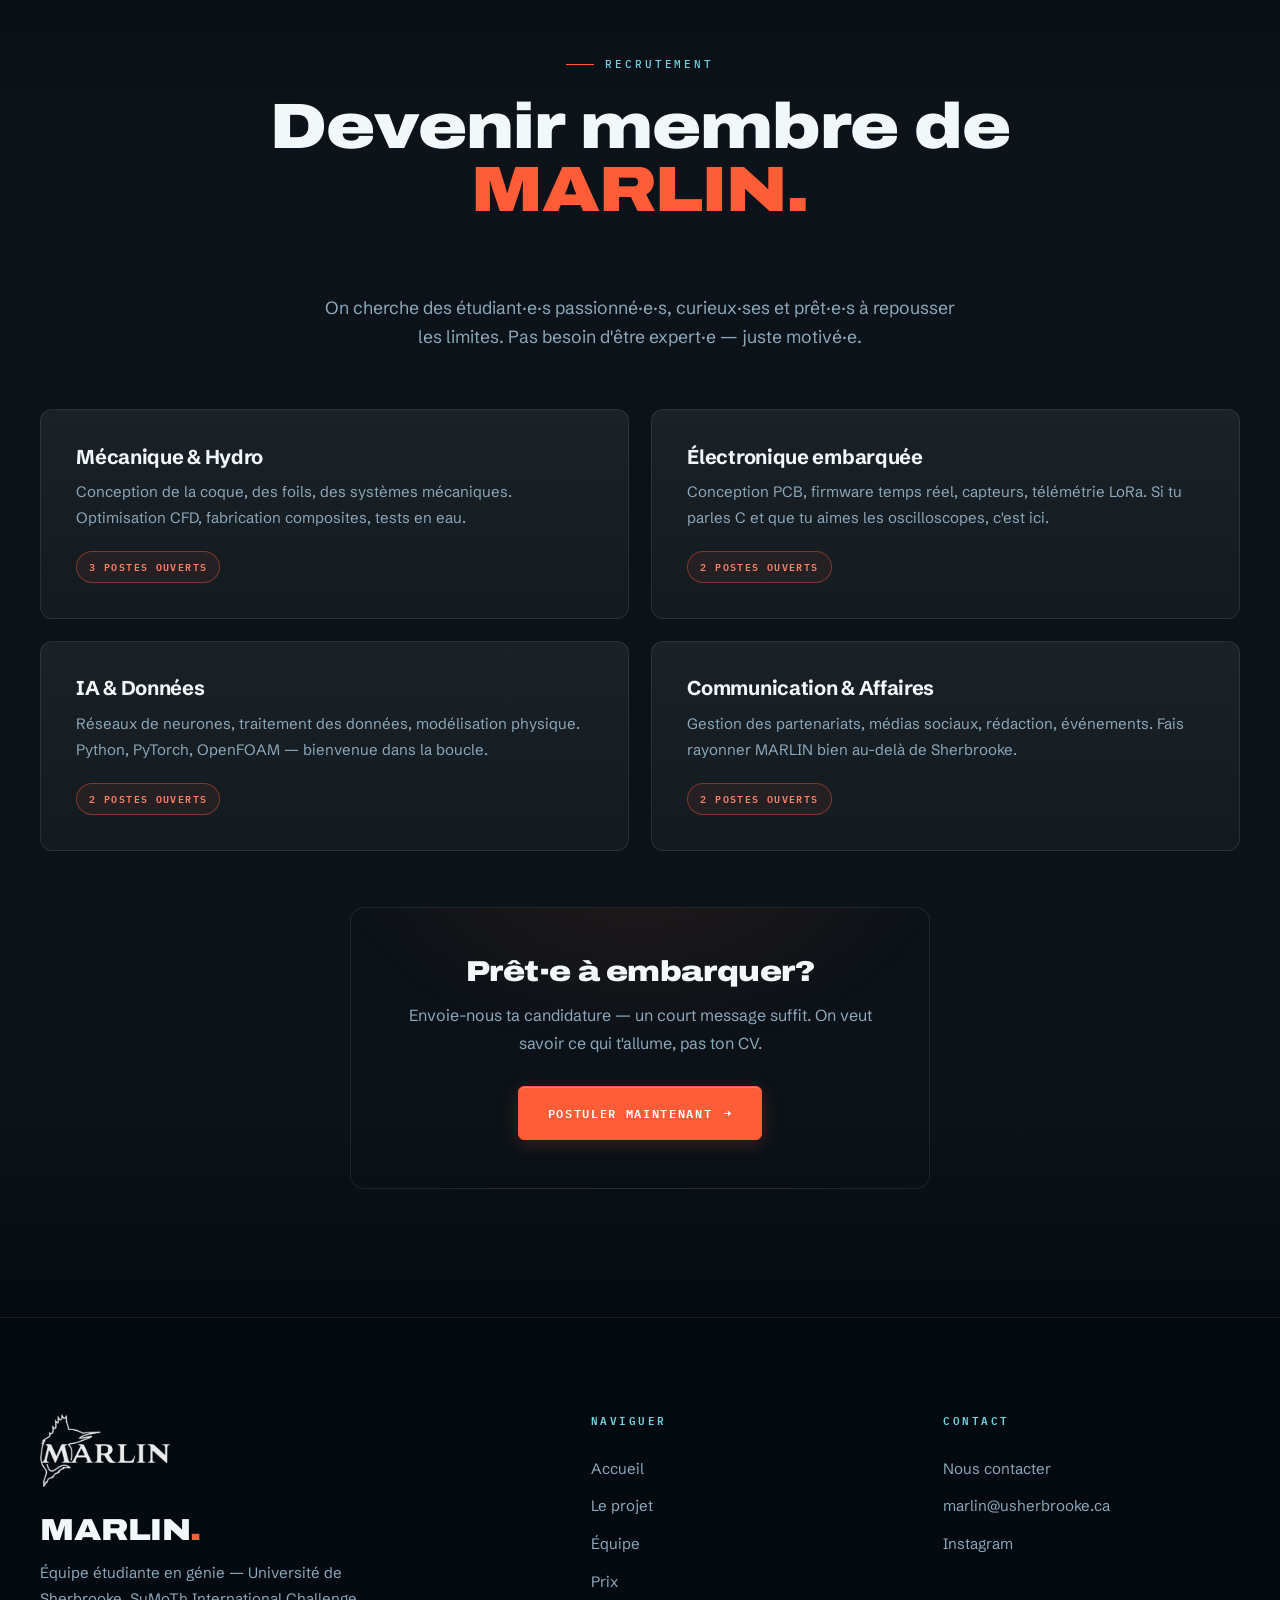
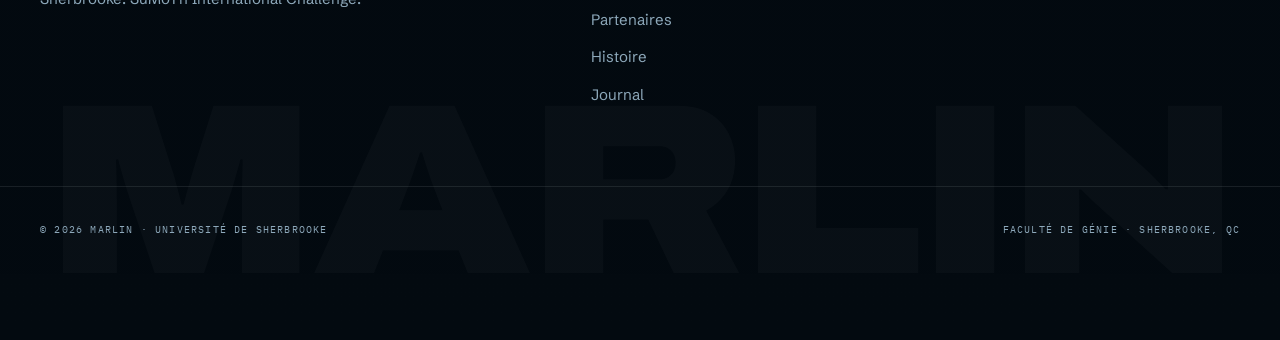
<file: equipe.html>
<!DOCTYPE html>
<html lang="fr">
<head>
<meta charset="UTF-8">
<meta name="viewport" content="width=device-width, initial-scale=1.0">
<title>L'équipe — MARLIN | Université de Sherbrooke</title>
<meta name="description" content="L'équipe MARLIN — des étudiants multidisciplinaires de l'Université de Sherbrooke en hydrodynamique, électronique, IA et communication. Rejoignez-nous.">
<meta name="theme-color" content="#050d14">
<link rel="icon" type="image/png" href="media/LogoMarlin.png">
<link rel="apple-touch-icon" href="media/LogoMarlin.png">
<link rel="preconnect" href="https://fonts.googleapis.com">
<link rel="preconnect" href="https://fonts.gstatic.com" crossorigin>
<link href="https://fonts.googleapis.com/css2?family=Archivo:wdth,wght@62.5..125,100..900&family=Schibsted+Grotesk:wght@400;500;700&family=IBM+Plex+Mono:wght@400;500;600&display=swap" rel="stylesheet">
<link rel="stylesheet" href="style.css">
</head>
<body class="subpage">

<!-- ============ NAV ============ -->
<nav id="nav">
  <a href="index.html" class="logo"><img src="media/LogoMarlin.png" alt="MARLIN logo"></a>
  <ul class="nav-links">
    <li><a href="projet.html">Le projet</a></li>
    <li><a href="equipe.html" class="active">Équipe</a></li>
    <li><a href="prix.html">Prix</a></li>
    <li><a href="partenaires.html">Partenaires</a></li>
    <li><a href="histoire.html">Histoire</a></li>
    <li><a href="journal.html">Journal</a></li>
    <li><a href="contact.html">Contact</a></li>
  </ul>
  <div class="nav-right">
    <a href="partenaires.html" class="nav-cta">Devenir partenaire</a>
    <button class="hamburger" id="hamburger" aria-label="Menu">
      <span></span><span></span><span></span>
    </button>
  </div>
</nav>

<!-- Mobile nav overlay -->
<div class="nav-mobile-overlay" id="mobile-nav">
  <a href="index.html" class="mobile-link">Accueil</a>
  <a href="projet.html" class="mobile-link">Le projet</a>
  <a href="equipe.html" class="mobile-link">Équipe</a>
  <a href="prix.html" class="mobile-link">Prix</a>
  <a href="partenaires.html" class="mobile-link">Partenaires</a>
  <a href="histoire.html" class="mobile-link">Histoire</a>
  <a href="journal.html" class="mobile-link">Journal</a>
  <a href="contact.html" class="mobile-link">Contact</a>
</div>

<!-- ============ PAGE HERO ============ -->
<section class="page-hero">
  <div class="container">
    <div class="breadcrumb">
      <a href="index.html">Accueil</a> / L'équipe
    </div>
    <h1>L'équipe<span class="accent">.</span></h1>
    <p>Multidisciplinaire, passionnée et basée à Sherbrooke. Marlin est né d'un projet de fin de baccalauréat en génie mécanique, devenu groupe technique reconnu de l'Université de Sherbrooke le 28 janvier 2025.</p>
    <div class="page-hero-stats">
      <div>
        <div class="page-hero-stat-val">14</div>
        <div class="page-hero-stat-label">Membres actifs</div>
      </div>
      <div>
        <div class="page-hero-stat-val">3</div>
        <div class="page-hero-stat-label">Pôles techniques</div>
      </div>
      <div>
        <div class="page-hero-stat-val">9</div>
        <div class="page-hero-stat-label">Postes ouverts</div>
      </div>
    </div>
  </div>
</section>

<!-- ============ ÉQUIPE ============ -->
<section class="equipe" id="equipe">
  <div class="container">
    <div class="section-head reveal">
      <span class="kicker">Notre ADN</span>
      <h2>Un collectif <span class="accent">ouvert à tous.</span></h2>
      <p>Là où d'autres projets restent réservés aux finissants, Marlin s'ouvre à l'ensemble des étudiant·e·s en génie. On y explore la mécanique des fluides, le contrôle, l'aérodynamique, l'ingénierie environnementale et la performance sportive — encadrés par les membres fondateurs qui transmettent leur savoir.</p>
    </div>

    <div class="team-group reveal">
      <div class="team-group-head"><h3>Hydrodynamique &amp; Mécanique</h3><span class="count">6 membres</span></div>
      <p class="team-group-desc">Conception de la coque et des foils, allègement des pièces et fabrication composite, validés par CFD et tests en eau. Les hydrofoils sont aussi un terrain de jeu idéal pour s'exercer à concevoir de vraies ailes d'avion.</p>
      <div class="team-grid">
        <div class="member"><div class="member-photo"><img loading="lazy" decoding="async" src="media/opt/SÉBASTIEN_MÉNARD.jpg" alt="Sébastien Ménard"></div><div class="member-name">Sébastien Ménard</div><div class="member-role">Maitrise en Génie Mécanique</div></div>
        <div class="member"><div class="member-photo"><img loading="lazy" decoding="async" src="media/opt/ESTEBAN_LEGAULT.jpg" alt="Esteban Legault"></div><div class="member-name">Esteban Legault</div><div class="member-role">Baccalauréat en Génie Mécanique</div></div>
        <div class="member"><div class="member-photo"><img loading="lazy" decoding="async" src="media/opt/CHLOE_AUDET.jpg" alt="Chloé Audet"></div><div class="member-name">Chloé Audet</div><div class="member-role">Baccalauréat en Génie Mécanique</div></div>
        <div class="member"><div class="member-photo"><img loading="lazy" decoding="async" src="media/opt/GASPARD_BOULARD.jpg" alt="Gaspard Boulard"></div><div class="member-name">Gaspard Boulard</div><div class="member-role">Baccalauréat en Génie Mécanique</div></div>
        <div class="member"><div class="member-photo"><img loading="lazy" decoding="async" src="media/opt/YAN_BOUDREAU.jpg" alt="Yan Boudreau"></div><div class="member-name">Yan Boudreau</div><div class="member-role">Baccalauréat en Génie Mécanique</div></div>
        <div class="member"><div class="member-photo"><img loading="lazy" decoding="async" src="media/opt/ÉMILIE_FORTIER.jpg" alt="Émilie Fortier"></div><div class="member-name">Émilie Fortier</div><div class="member-role">Baccalauréat en Génie du bâtiment</div></div>
      </div>
    </div>
    <div class="team-group reveal">
      <div class="team-group-head"><h3>Conception Électrique</h3><span class="count">5 membres</span></div>
      <p class="team-group-desc">Système embarqué, capteurs, acquisition de données et télémétrie. L'électronique transforme chaque sortie sur l'eau en données exploitables.</p>
      <div class="team-grid">
        <div class="member"><div class="member-photo"><div class="placeholder-icon">MH</div></div><div class="member-name">Mathys Houde</div><div class="member-role">Baccalauréat en Génie Électrique</div></div>
        <div class="member"><div class="member-photo"><div class="placeholder-icon">RD</div></div><div class="member-name">Raphaël Duval</div><div class="member-role">Baccalauréat en Génie Électrique</div></div>
        <div class="member"><div class="member-photo"><img loading="lazy" decoding="async" src="media/opt/XAVIER_BOUTET.jpg" alt="Xavier Boutet"></div><div class="member-name">Xavier Boutet</div><div class="member-role">Baccalauréat en Génie Électrique</div></div>
        <div class="member"><div class="member-photo"><img loading="lazy" decoding="async" src="media/opt/SAMUEL_DUBUC.jpg" alt="Samuel Dubuc"></div><div class="member-name">Samuel Dubuc</div><div class="member-role">Baccalauréat en Génie Électrique</div></div>
        <div class="member"><div class="member-photo"><div class="placeholder-icon">DJS</div></div><div class="member-name">Daniela Jaramillo Salazar</div><div class="member-role">Baccalauréat en Génie Électrique</div></div>
      </div>
    </div>
    <div class="team-group reveal">
      <div class="team-group-head"><h3>Affaires &amp; Communication</h3><span class="count">3 membres</span></div>
      <p class="team-group-desc">Partenariats, financement, rédaction et médias. C'est aussi la mission de démocratiser la voile au Québec — avec le Club de voile Memphrémagog et le club de voile universitaire — et de faire rayonner MARLIN bien au-delà de Sherbrooke.</p>
      <div class="team-grid">
        <div class="member"><div class="member-photo"><img loading="lazy" decoding="async" src="media/opt/KYARA_LEBOEUF.jpg" alt="Kyara Leboeuf"></div><div class="member-name">Kyara Leboeuf</div><div class="member-role">Baccalauréat en Génie Mécanique</div></div>
        <div class="member"><div class="member-photo"><img loading="lazy" decoding="async" src="media/opt/AUDRAY_BELLEHUMEUR.jpg" alt="Audrey Bellehumeur"></div><div class="member-name">Audrey Bellehumeur</div><div class="member-role">Baccalauréat en Génie Civil</div></div>
        <div class="member"><div class="member-photo"><img loading="lazy" decoding="async" src="media/opt/LAURIANNE_JOBIN.jpg" alt="Laurianne Jobin"></div><div class="member-name">Laurianne Jobin</div><div class="member-role">Baccalauréat en Génie Mécanique</div></div>
      </div>
    </div>
  </div>
</section>

<!-- ============ RECRUTEMENT ============ -->
<div class="waterline" aria-hidden="true"></div>
<section class="section--deep recrutement" id="recrutement">
  <div class="container">
    <div class="section-head reveal" style="text-align:center; margin-left:auto; margin-right:auto;">
      <span class="kicker">Recrutement</span>
      <h2 style="margin:0 auto; color:var(--foam);">Devenir membre de <span class="accent">MARLIN.</span></h2>
    </div>
    <p class="recruit-intro reveal">On cherche des étudiant·e·s passionné·e·s, curieux·ses et prêt·e·s à repousser les limites. Pas besoin d'être expert·e — juste motivé·e.</p>

    <div class="recruit-grid reveal">
      <div class="recruit-card">
        <h3>Mécanique &amp; Hydro</h3>
        <p>Conception de la coque, des foils, des systèmes mécaniques. Optimisation CFD, fabrication composites, tests en eau.</p>
        <div class="recruit-spots">3 postes ouverts</div>
      </div>
      <div class="recruit-card">
        <h3>Électronique embarquée</h3>
        <p>Conception PCB, firmware temps réel, capteurs, télémétrie LoRa. Si tu parles C et que tu aimes les oscilloscopes, c'est ici.</p>
        <div class="recruit-spots">2 postes ouverts</div>
      </div>
      <div class="recruit-card">
        <h3>IA &amp; Données</h3>
        <p>Réseaux de neurones, traitement des données, modélisation physique. Python, PyTorch, OpenFOAM — bienvenue dans la boucle.</p>
        <div class="recruit-spots">2 postes ouverts</div>
      </div>
      <div class="recruit-card">
        <h3>Communication &amp; Affaires</h3>
        <p>Gestion des partenariats, médias sociaux, rédaction, événements. Fais rayonner MARLIN bien au-delà de Sherbrooke.</p>
        <div class="recruit-spots">2 postes ouverts</div>
      </div>
    </div>

    <div class="recruit-cta reveal">
      <div class="recruit-cta-inner">
        <h3>Prêt·e à embarquer?</h3>
        <p>Envoie-nous ta candidature — un court message suffit. On veut savoir ce qui t'allume, pas ton CV.</p>
        <a href="mailto:marlin@usherbrooke.ca?subject=Candidature MARLIN" class="btn primary">Postuler maintenant <span class="btn-arrow">→</span></a>
      </div>
    </div>
  </div>
</section>

<!-- ============ FOOTER ============ -->
<footer>
  <div class="footer-grid">
    <div class="footer-brand">
      <img src="media/LogoMarlin.png" alt="MARLIN" class="footer-logo">
      <h3>MARLIN<span class="accent">.</span></h3>
      <p>Équipe étudiante en génie — Université de Sherbrooke. SuMoTh International Challenge.</p>
    </div>
    <div class="footer-col">
      <h4>Naviguer</h4>
      <a href="index.html">Accueil</a>
      <a href="projet.html">Le projet</a>
      <a href="equipe.html">Équipe</a>
      <a href="prix.html">Prix</a>
      <a href="partenaires.html">Partenaires</a>
      <a href="histoire.html">Histoire</a>
      <a href="journal.html">Journal</a>
    </div>
    <div class="footer-col">
      <h4>Contact</h4>
      <a href="contact.html">Nous contacter</a>
      <a href="mailto:marlin@usherbrooke.ca">marlin@usherbrooke.ca</a>
      <a href="https://www.instagram.com/marlin_usherbrooke/" target="_blank" rel="noopener">Instagram</a>
    </div>
  </div>
  <div class="footer-bottom">
    <div>© 2026 MARLIN · Université de Sherbrooke</div>
    <div>Faculté de génie · Sherbrooke, QC</div>
  </div>
</footer>

<script src="main.js"></script>

</body>
</html>
</file>
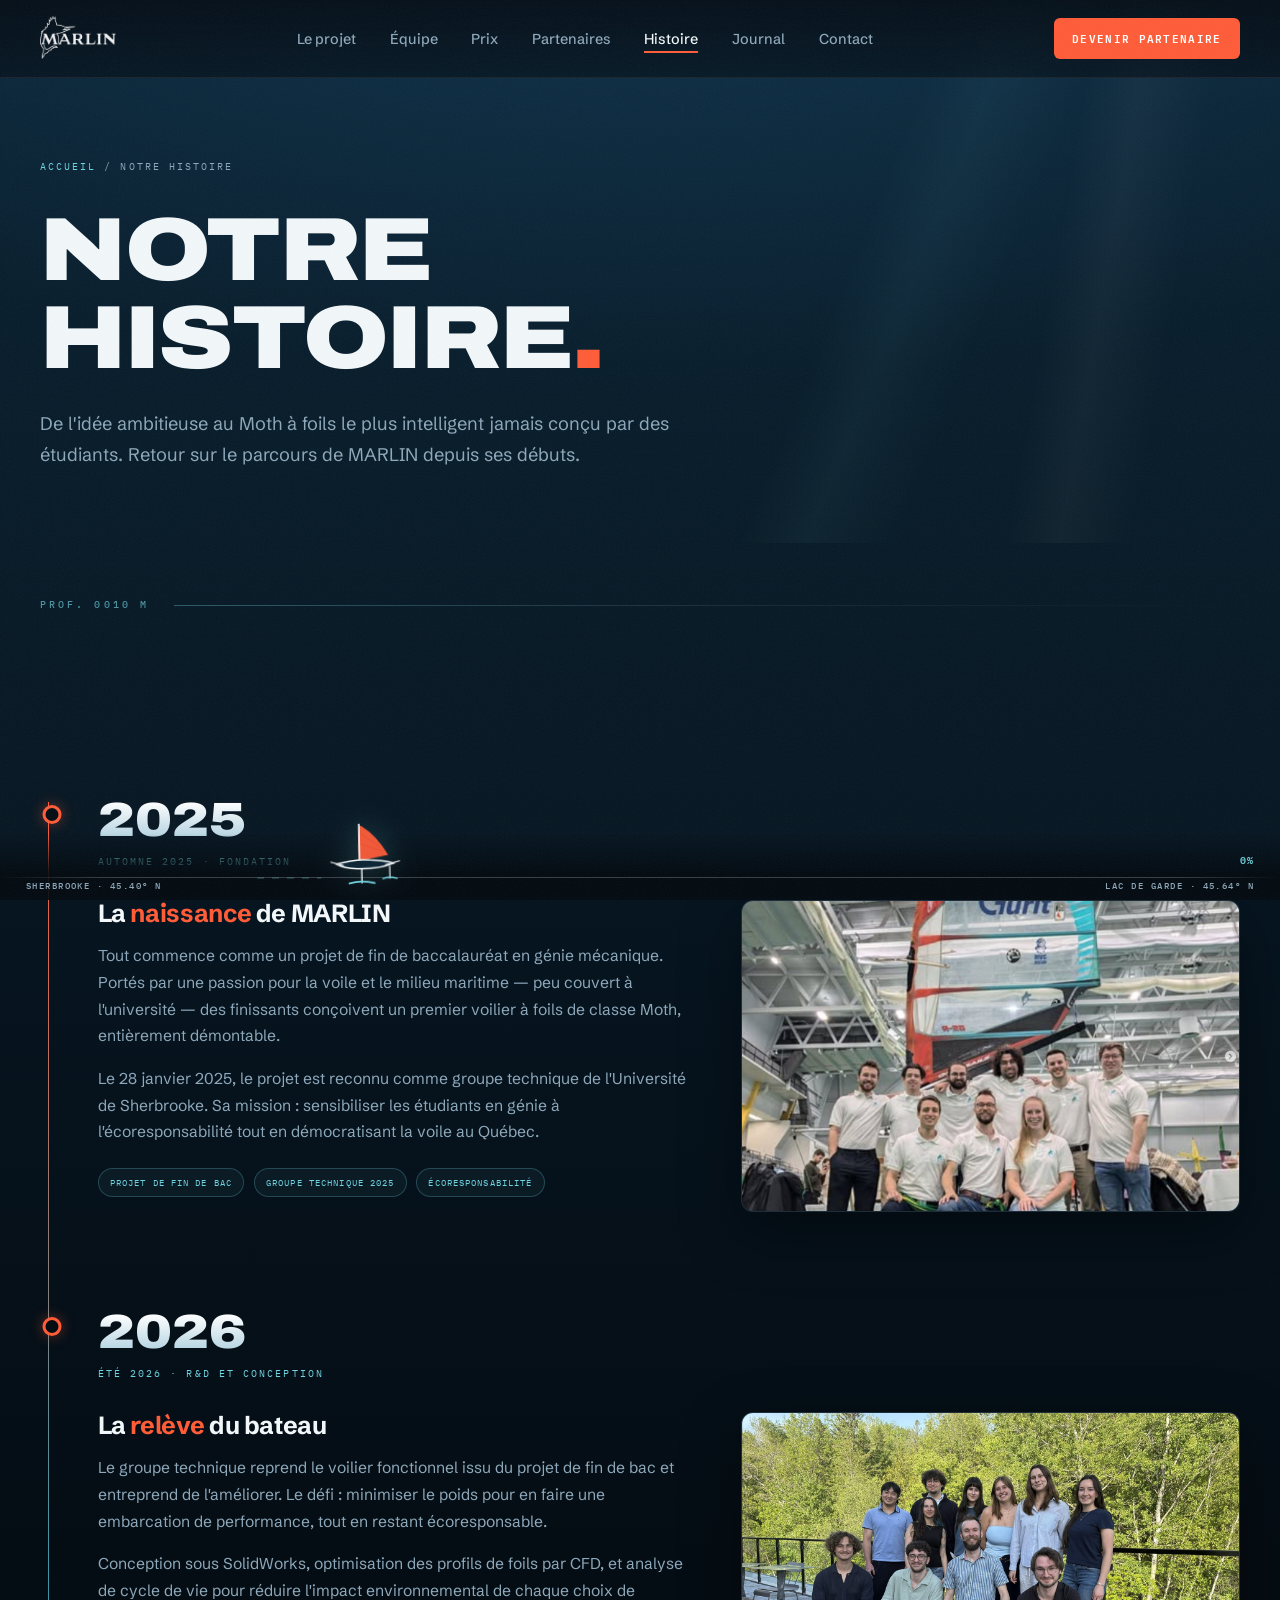
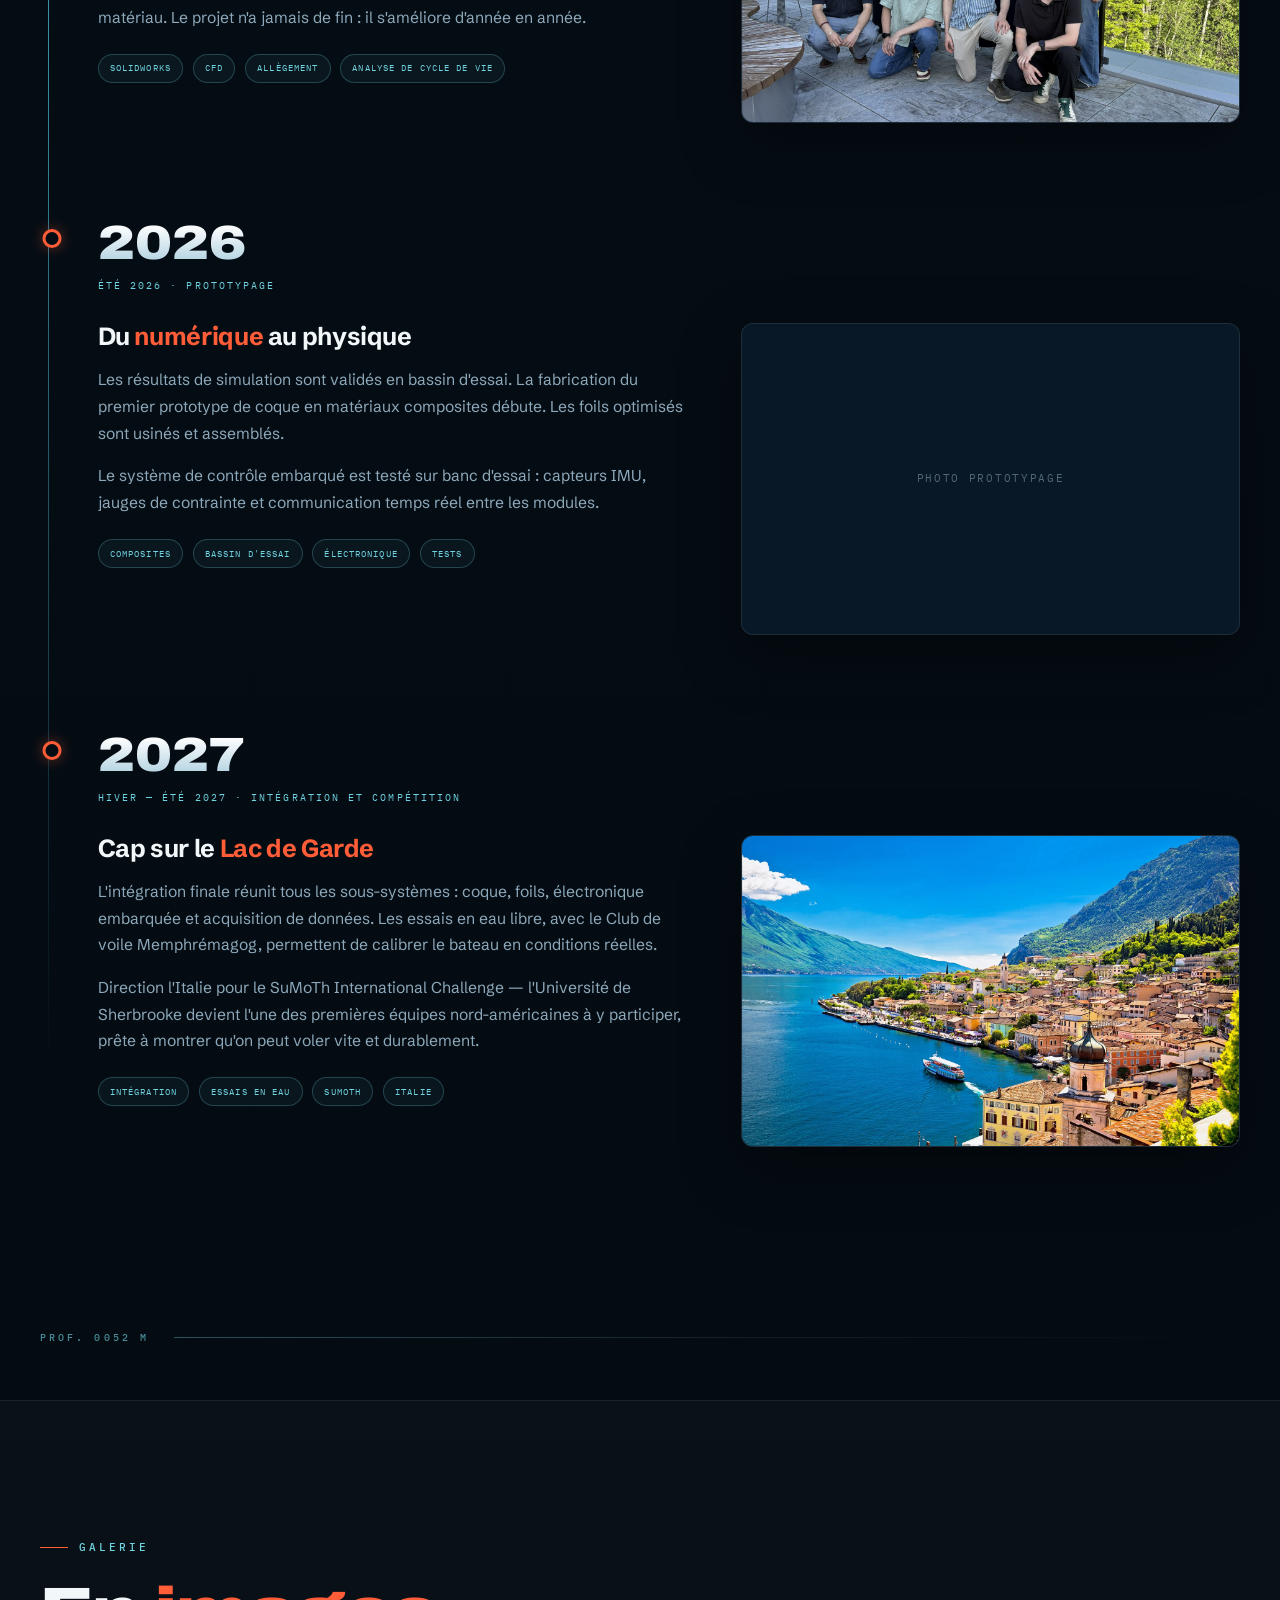
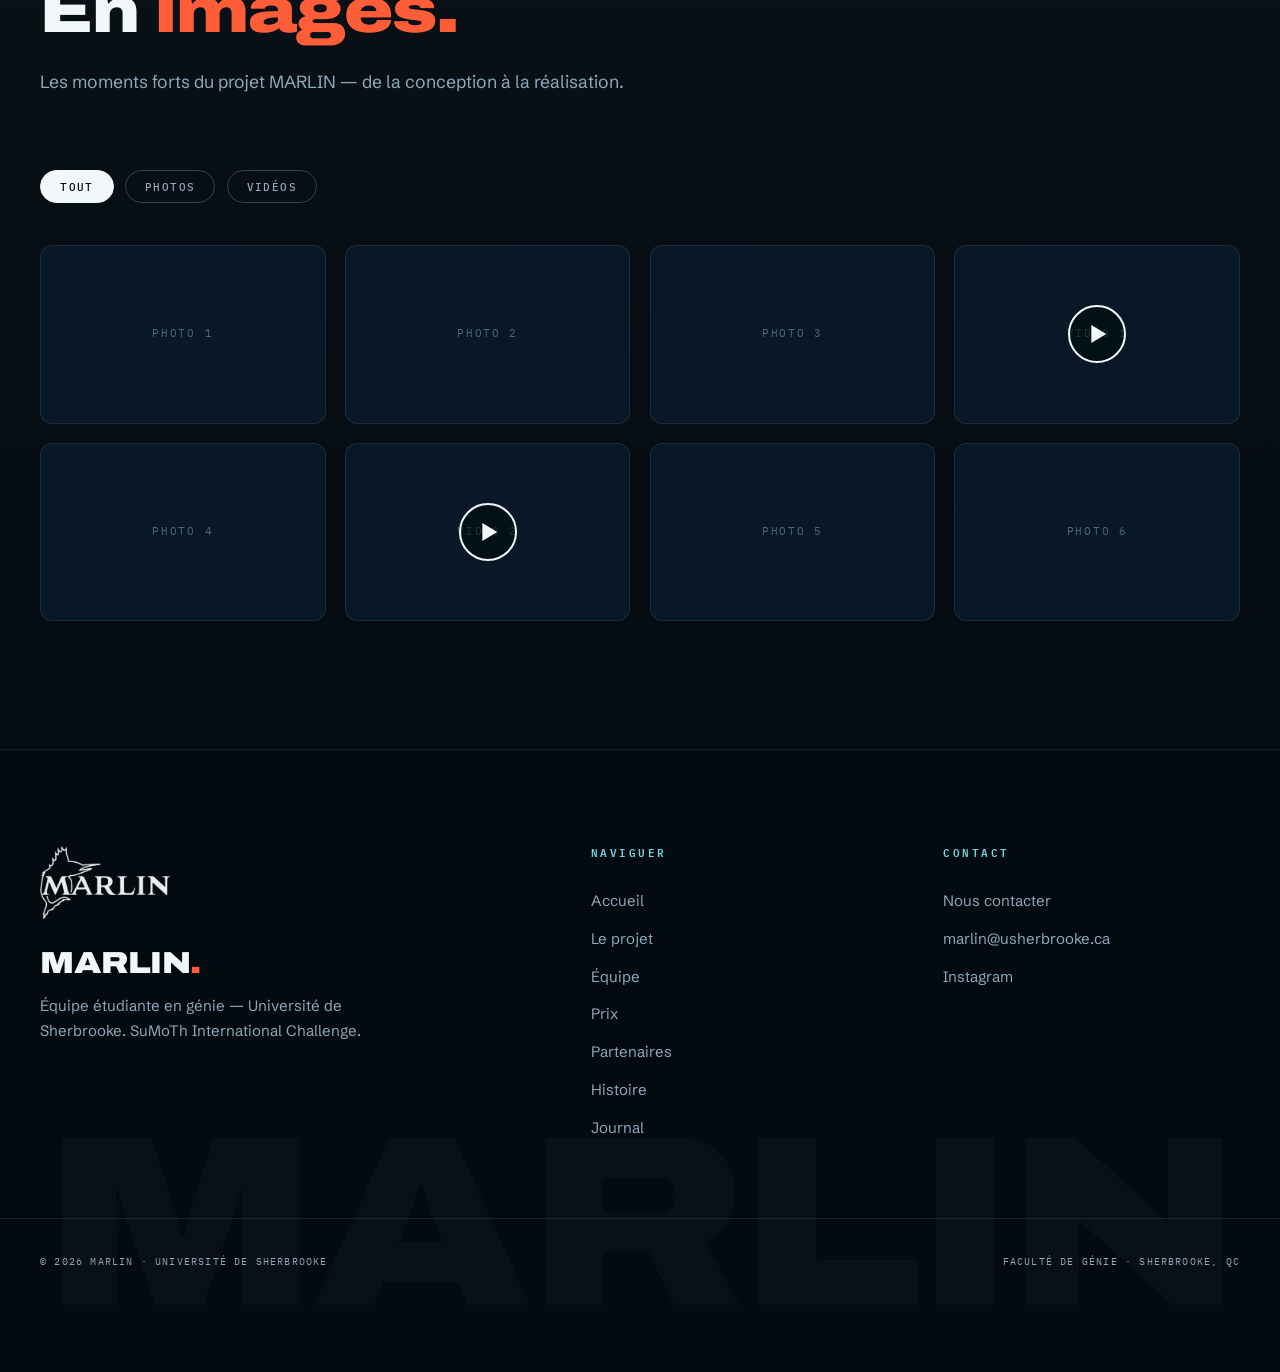
<file: histoire.html>
<!DOCTYPE html>
<html lang="fr">
<head>
<meta charset="UTF-8">
<meta name="viewport" content="width=device-width, initial-scale=1.0">
<title>Notre Histoire — MARLIN | Université de Sherbrooke</title>
<meta name="description" content="L'histoire du projet MARLIN — de l'idée au Moth à foils instinctif. Découvrez notre parcours depuis la fondation de l'équipe.">
<meta name="theme-color" content="#050d14">
<link rel="icon" type="image/png" href="media/LogoMarlin.png">
<link rel="apple-touch-icon" href="media/LogoMarlin.png">
<link rel="preconnect" href="https://fonts.googleapis.com">
<link rel="preconnect" href="https://fonts.gstatic.com" crossorigin>
<link href="https://fonts.googleapis.com/css2?family=Archivo:wdth,wght@62.5..125,100..900&family=Schibsted+Grotesk:wght@400;500;700&family=IBM+Plex+Mono:wght@400;500;600&display=swap" rel="stylesheet">
<link rel="stylesheet" href="style.css">
</head>
<body class="subpage">

<!-- ============ NAV ============ -->
<nav id="nav">
  <a href="index.html" class="logo"><img src="media/LogoMarlin.png" alt="MARLIN logo"></a>
  <ul class="nav-links">
    <li><a href="projet.html">Le projet</a></li>
    <li><a href="equipe.html">Équipe</a></li>
    <li><a href="prix.html">Prix</a></li>
    <li><a href="partenaires.html">Partenaires</a></li>
    <li><a href="histoire.html" class="active">Histoire</a></li>
    <li><a href="journal.html">Journal</a></li>
    <li><a href="contact.html">Contact</a></li>
  </ul>
  <div class="nav-right">
    <a href="partenaires.html" class="nav-cta">Devenir partenaire</a>
    <button class="hamburger" id="hamburger" aria-label="Menu">
      <span></span><span></span><span></span>
    </button>
  </div>
</nav>

<!-- Mobile nav overlay -->
<div class="nav-mobile-overlay" id="mobile-nav">
  <a href="index.html" class="mobile-link">Accueil</a>
  <a href="projet.html" class="mobile-link">Le projet</a>
  <a href="equipe.html" class="mobile-link">Équipe</a>
  <a href="prix.html" class="mobile-link">Prix</a>
  <a href="partenaires.html" class="mobile-link">Partenaires</a>
  <a href="histoire.html" class="mobile-link">Histoire</a>
  <a href="journal.html" class="mobile-link">Journal</a>
  <a href="contact.html" class="mobile-link">Contact</a>
</div>

<!-- ============ PAGE HERO ============ -->
<section class="page-hero">
  <div class="container">
    <div class="breadcrumb">
      <a href="index.html">Accueil</a> / Notre histoire
    </div>
    <h1>Notre<br>histoire<span class="accent">.</span></h1>
    <p>De l'idée ambitieuse au Moth à foils le plus intelligent jamais conçu par des étudiants. Retour sur le parcours de MARLIN depuis ses débuts.</p>
  </div>
</section>

<!-- ============ TIMELINE ============ -->
<section class="histoire-section">
  <div class="container">
    <div class="histoire-timeline">

      <!-- Chapitre 1 -->
      <div class="histoire-chapter reveal">
        <span class="histoire-year">2025</span>
        <span class="histoire-period">Automne 2025 · Fondation</span>
        <div class="histoire-content">
          <div class="histoire-text">
            <h3>La <span class="accent">naissance</span> de MARLIN</h3>
            <p>Tout commence comme un projet de fin de baccalauréat en génie mécanique. Portés par une passion pour la voile et le milieu maritime — peu couvert à l'université — des finissants conçoivent un premier voilier à foils de classe Moth, entièrement démontable.</p>
            <p>Le 28 janvier 2025, le projet est reconnu comme groupe technique de l'Université de Sherbrooke. Sa mission : sensibiliser les étudiants en génie à l'écoresponsabilité tout en démocratisant la voile au Québec.</p>
            <div class="histoire-highlights">
              <span>Projet de fin de bac</span><span>Groupe technique 2025</span><span>Écoresponsabilité</span>
            </div>
          </div>
          <div class="histoire-image">
            <img loading="lazy" decoding="async" src="media/opt/HISTOIRE_FONDATION.jpg" alt="L'équipe à la fondation">
          </div>
        </div>
      </div>

      <!-- Chapitre 2 -->
      <div class="histoire-chapter reveal">
        <span class="histoire-year">2026</span>
        <span class="histoire-period">Été 2026 · R&amp;D et conception</span>
        <div class="histoire-content">
          <div class="histoire-text">
            <h3>La <span class="accent">relève</span> du bateau</h3>
            <p>Le groupe technique reprend le voilier fonctionnel issu du projet de fin de bac et entreprend de l'améliorer. Le défi : minimiser le poids pour en faire une embarcation de performance, tout en restant écoresponsable.</p>
            <p>Conception sous SolidWorks, optimisation des profils de foils par CFD, et analyse de cycle de vie pour réduire l'impact environnemental de chaque choix de matériau. Le projet n'a jamais de fin : il s'améliore d'année en année.</p>
            <div class="histoire-highlights">
              <span>SolidWorks</span><span>CFD</span><span>Allègement</span><span>Analyse de cycle de vie</span>
            </div>
          </div>
          <div class="histoire-image">
            <img loading="lazy" decoding="async" src="media/opt/COMITÉ.jpg" alt="Le comité MARLIN">
          </div>
        </div>
      </div>

      <!-- Chapitre 3 -->
      <div class="histoire-chapter reveal">
        <span class="histoire-year">2026</span>
        <span class="histoire-period">Été 2026 · Prototypage</span>
        <div class="histoire-content">
          <div class="histoire-text">
            <h3>Du <span class="accent">numérique</span> au physique</h3>
            <p>Les résultats de simulation sont validés en bassin d'essai. La fabrication du premier prototype de coque en matériaux composites débute. Les foils optimisés sont usinés et assemblés.</p>
            <p>Le système de contrôle embarqué est testé sur banc d'essai : capteurs IMU, jauges de contrainte et communication temps réel entre les modules.</p>
            <div class="histoire-highlights">
              <span>Composites</span><span>Bassin d'essai</span><span>Électronique</span><span>Tests</span>
            </div>
          </div>
          <div class="histoire-image">
            <div class="placeholder">Photo prototypage</div>
          </div>
        </div>
      </div>

      <!-- Chapitre 4 -->
      <div class="histoire-chapter reveal">
        <span class="histoire-year">2027</span>
        <span class="histoire-period">Hiver — Été 2027 · Intégration et compétition</span>
        <div class="histoire-content">
          <div class="histoire-text">
            <h3>Cap sur le <span class="accent">Lac de Garde</span></h3>
            <p>L'intégration finale réunit tous les sous-systèmes : coque, foils, électronique embarquée et acquisition de données. Les essais en eau libre, avec le Club de voile Memphrémagog, permettent de calibrer le bateau en conditions réelles.</p>
            <p>Direction l'Italie pour le SuMoTh International Challenge — l'Université de Sherbrooke devient l'une des premières équipes nord-américaines à y participer, prête à montrer qu'on peut voler vite et durablement.</p>
            <div class="histoire-highlights">
              <span>Intégration</span><span>Essais en eau</span><span>SuMoTh</span><span>Italie</span>
            </div>
          </div>
          <div class="histoire-image">
            <img loading="lazy" decoding="async" src="media/opt/CAP_LAC_GARDE.jpg" alt="Le Lac de Garde">
          </div>
        </div>
      </div>

    </div>
  </div>
</section>

<!-- ============ GALERIE ============ -->
<section class="galerie-section" id="galerie">
  <div class="container">
    <div class="section-head reveal">
      <span class="kicker">Galerie</span>
      <h2>En <span class="accent">images.</span></h2>
      <p>Les moments forts du projet MARLIN — de la conception à la réalisation.</p>
    </div>

    <div class="galerie-tabs reveal">
      <button class="galerie-tab active" data-filter="all">Tout</button>
      <button class="galerie-tab" data-filter="photo">Photos</button>
      <button class="galerie-tab" data-filter="video">Vidéos</button>
    </div>

    <div class="galerie-grid">
      <!-- Photo items — remplacer les placeholders par vos images -->
      <div class="galerie-item reveal" data-type="photo">
        <div class="placeholder">Photo 1</div>
        <div class="galerie-item-overlay">
          <div>
            <div class="galerie-item-caption">Réunion de fondation</div>
            <div class="galerie-item-date">Septembre 2025</div>
          </div>
        </div>
      </div>

      <div class="galerie-item reveal" data-type="photo">
        <div class="placeholder">Photo 2</div>
        <div class="galerie-item-overlay">
          <div>
            <div class="galerie-item-caption">Simulations CFD</div>
            <div class="galerie-item-date">Janvier 2026</div>
          </div>
        </div>
      </div>

      <div class="galerie-item reveal" data-type="photo">
        <div class="placeholder">Photo 3</div>
        <div class="galerie-item-overlay">
          <div>
            <div class="galerie-item-caption">Assemblage PCB v1.0</div>
            <div class="galerie-item-date">Mars 2026</div>
          </div>
        </div>
      </div>

      <div class="galerie-item video reveal" data-type="video">
        <div class="placeholder">Vidéo 1</div>
        <div class="play-icon"></div>
        <div class="galerie-item-overlay">
          <div>
            <div class="galerie-item-caption">Animation du bateau</div>
            <div class="galerie-item-date">Avril 2026</div>
          </div>
        </div>
      </div>

      <div class="galerie-item reveal" data-type="photo">
        <div class="placeholder">Photo 4</div>
        <div class="galerie-item-overlay">
          <div>
            <div class="galerie-item-caption">Tests en bassin</div>
            <div class="galerie-item-date">Mai 2026</div>
          </div>
        </div>
      </div>

      <div class="galerie-item video reveal" data-type="video">
        <div class="placeholder">Vidéo 2</div>
        <div class="play-icon"></div>
        <div class="galerie-item-overlay">
          <div>
            <div class="galerie-item-caption">Premier vol en foil</div>
            <div class="galerie-item-date">Été 2026</div>
          </div>
        </div>
      </div>

      <div class="galerie-item reveal" data-type="photo">
        <div class="placeholder">Photo 5</div>
        <div class="galerie-item-overlay">
          <div>
            <div class="galerie-item-caption">L'équipe au complet</div>
            <div class="galerie-item-date">2026</div>
          </div>
        </div>
      </div>

      <div class="galerie-item reveal" data-type="photo">
        <div class="placeholder">Photo 6</div>
        <div class="galerie-item-overlay">
          <div>
            <div class="galerie-item-caption">Fabrication composites</div>
            <div class="galerie-item-date">2026</div>
          </div>
        </div>
      </div>
    </div>
  </div>
</section>

<!-- ============ FOOTER ============ -->
<footer>
  <div class="footer-grid">
    <div class="footer-brand">
      <img src="media/LogoMarlin.png" alt="MARLIN" class="footer-logo">
      <h3>MARLIN<span class="accent">.</span></h3>
      <p>Équipe étudiante en génie — Université de Sherbrooke. SuMoTh International Challenge.</p>
    </div>
    <div class="footer-col">
      <h4>Naviguer</h4>
      <a href="index.html">Accueil</a>
      <a href="projet.html">Le projet</a>
      <a href="equipe.html">Équipe</a>
      <a href="prix.html">Prix</a>
      <a href="partenaires.html">Partenaires</a>
      <a href="histoire.html">Histoire</a>
      <a href="journal.html">Journal</a>
    </div>
    <div class="footer-col">
      <h4>Contact</h4>
      <a href="contact.html">Nous contacter</a>
      <a href="mailto:marlin@usherbrooke.ca">marlin@usherbrooke.ca</a>
      <a href="https://www.instagram.com/marlin_usherbrooke/" target="_blank" rel="noopener">Instagram</a>
    </div>
  </div>
  <div class="footer-bottom">
    <div>© 2026 MARLIN · Université de Sherbrooke</div>
    <div>Faculté de génie · Sherbrooke, QC</div>
  </div>
</footer>

<script src="main.js"></script>

</body>
</html>
</file>
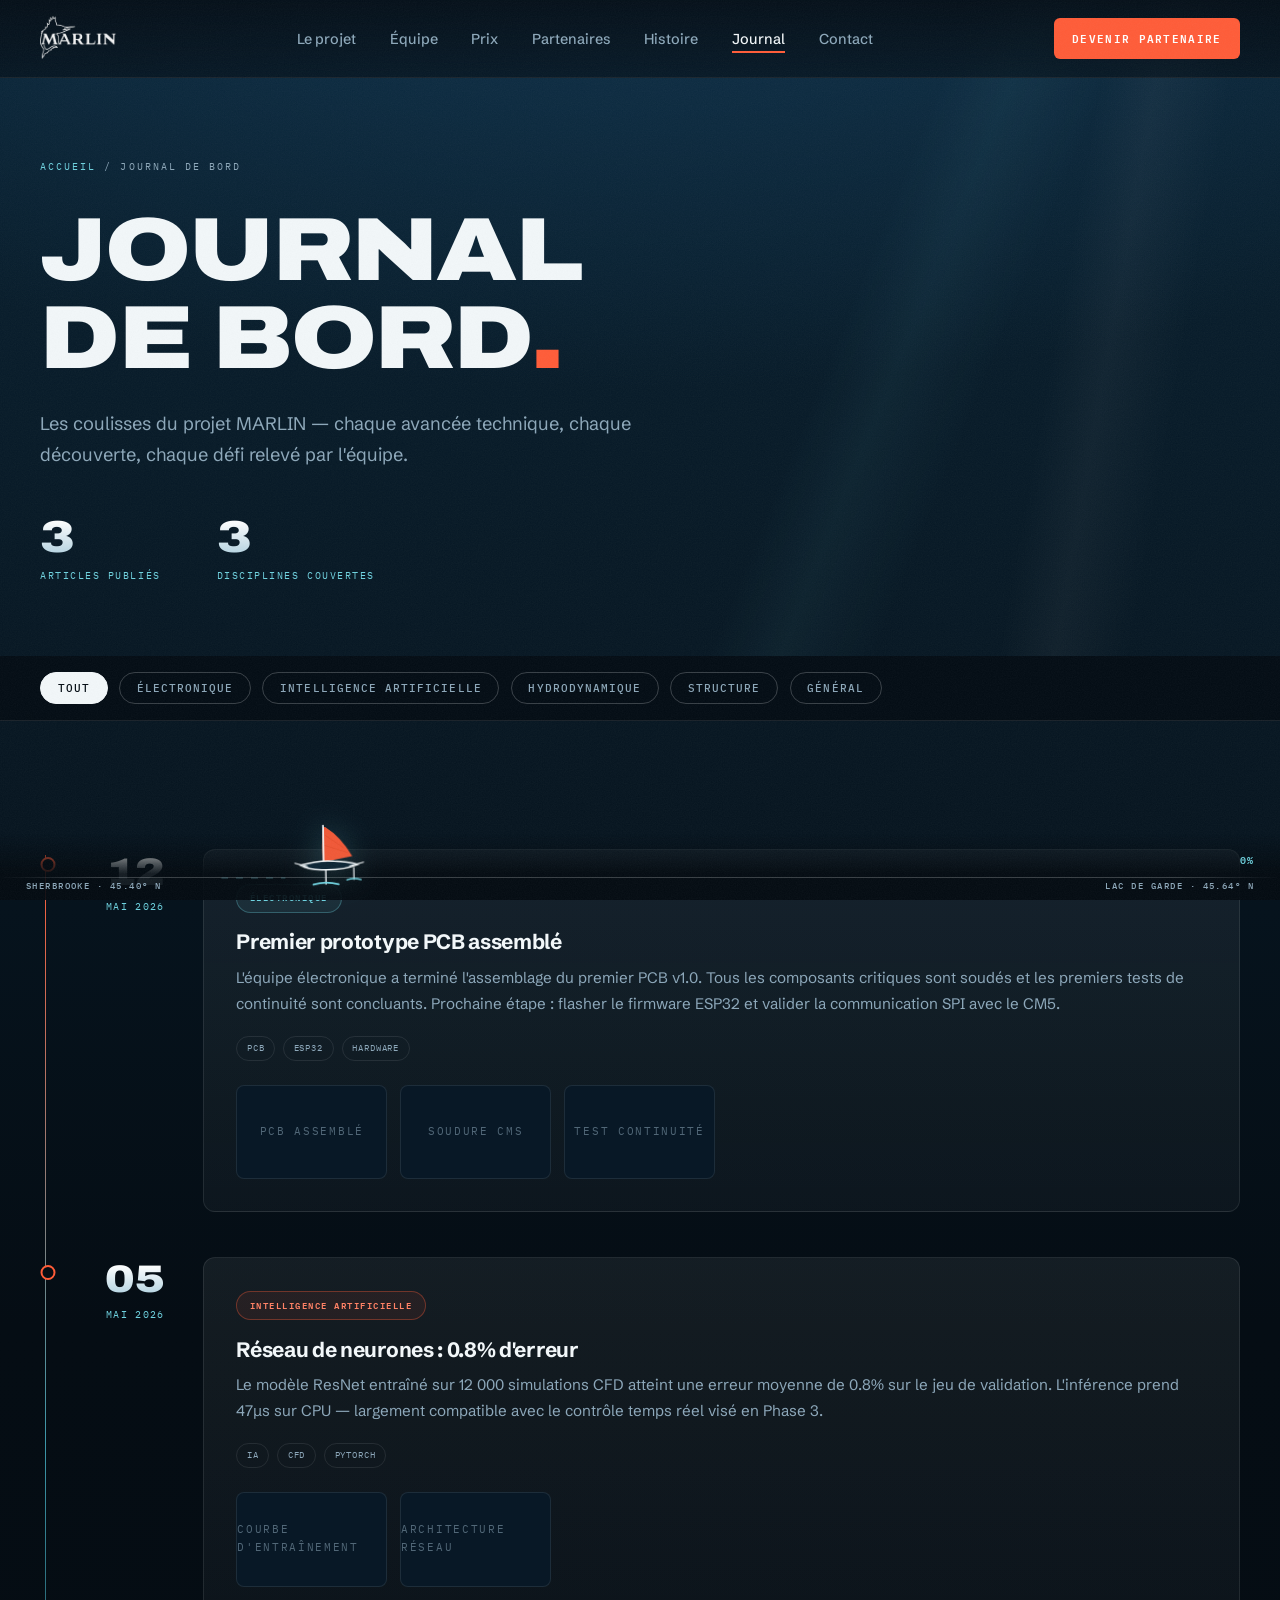
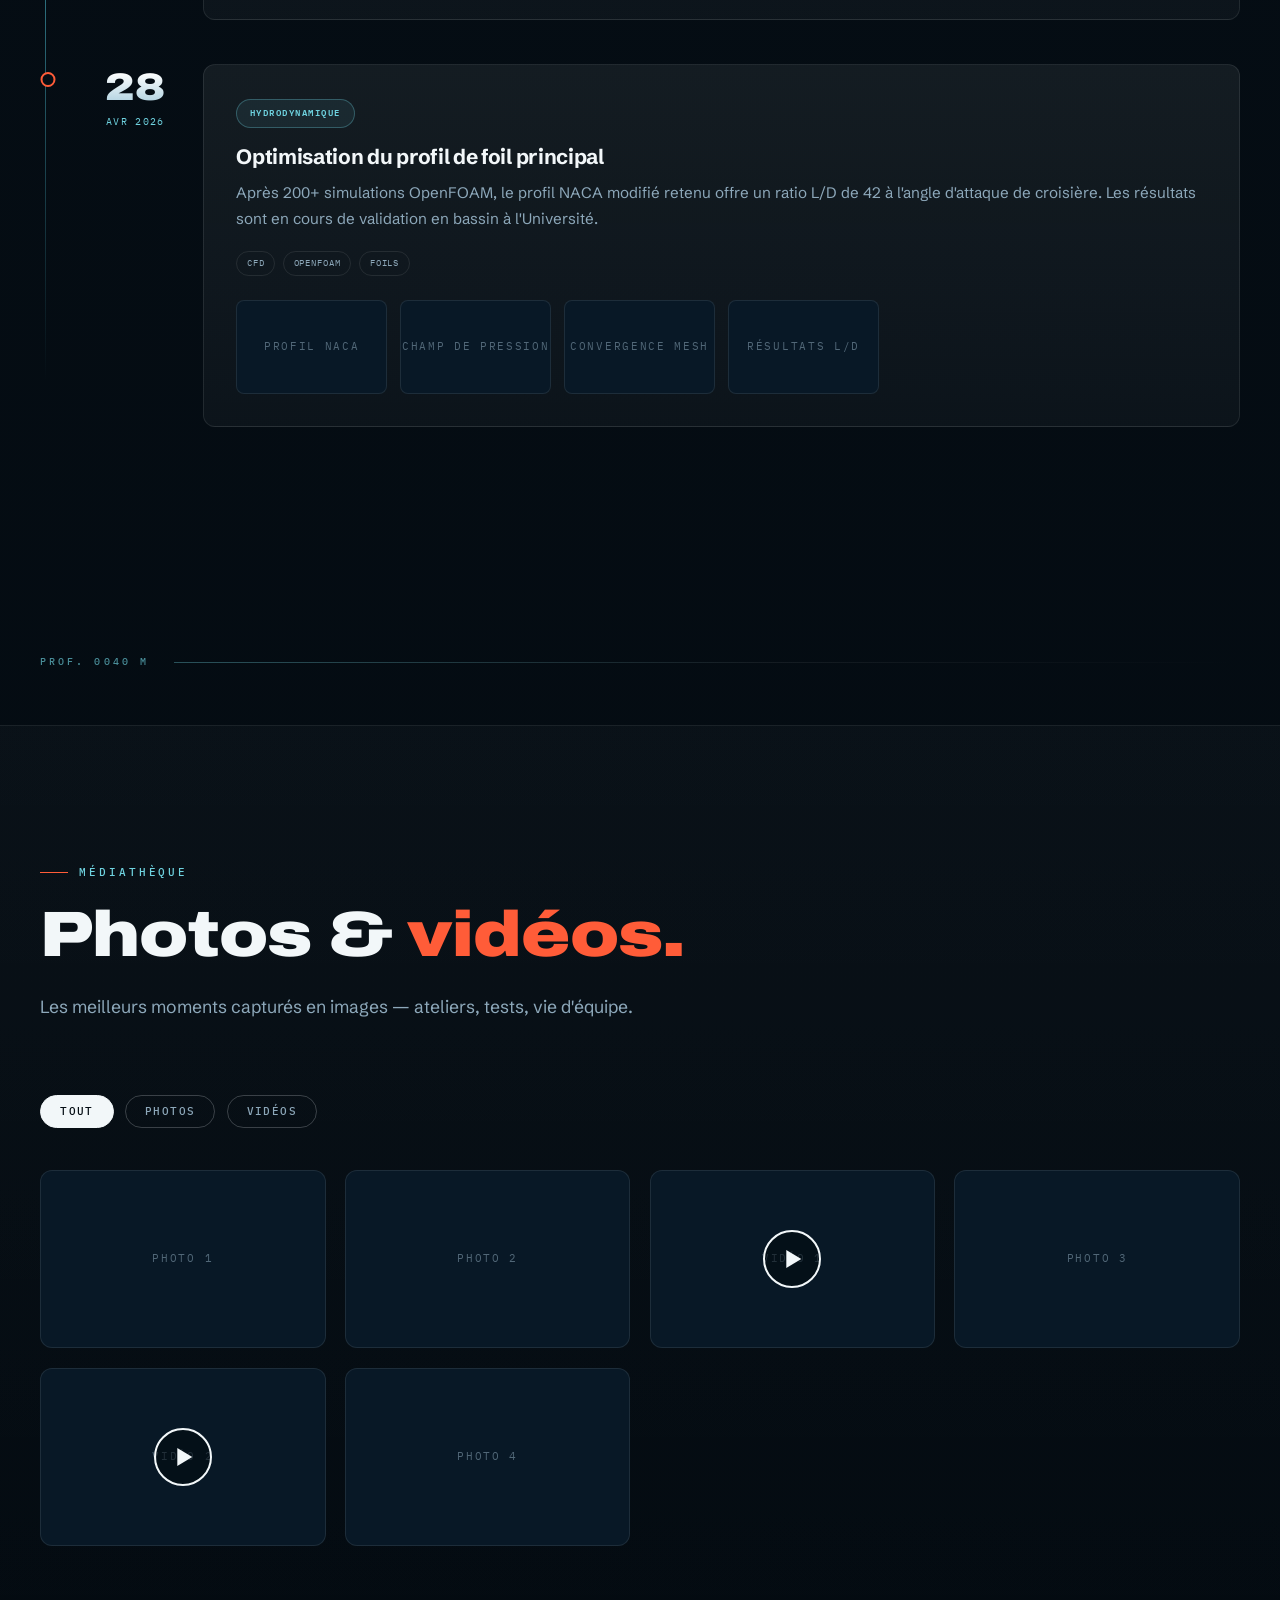
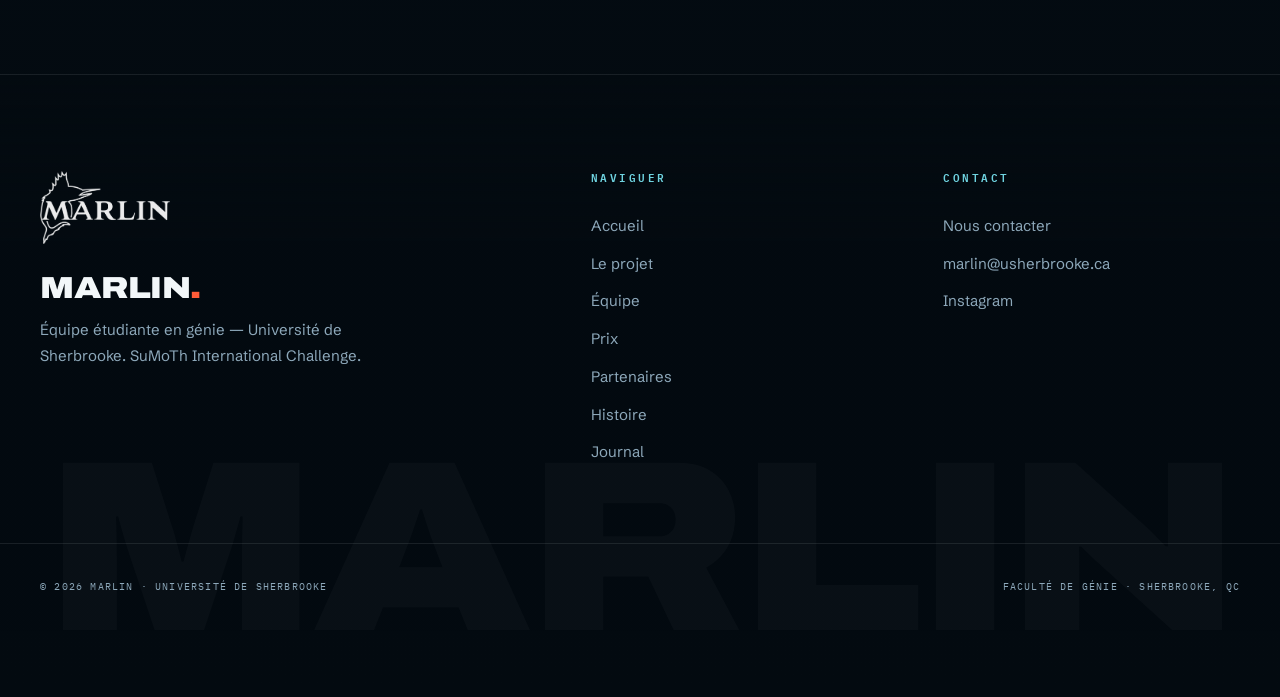
<file: journal.html>
<!DOCTYPE html>
<html lang="fr">
<head>
<meta charset="UTF-8">
<meta name="viewport" content="width=device-width, initial-scale=1.0">
<title>Journal de bord — MARLIN | Université de Sherbrooke</title>
<meta name="description" content="Journal de bord du projet MARLIN — suivez les avancées techniques, les découvertes et les coulisses du premier Moth à foils instinctif.">
<meta name="theme-color" content="#050d14">
<link rel="icon" type="image/png" href="media/LogoMarlin.png">
<link rel="apple-touch-icon" href="media/LogoMarlin.png">
<link rel="preconnect" href="https://fonts.googleapis.com">
<link rel="preconnect" href="https://fonts.gstatic.com" crossorigin>
<link href="https://fonts.googleapis.com/css2?family=Archivo:wdth,wght@62.5..125,100..900&family=Schibsted+Grotesk:wght@400;500;700&family=IBM+Plex+Mono:wght@400;500;600&display=swap" rel="stylesheet">
<link rel="stylesheet" href="style.css">
</head>
<body class="subpage">

<!-- ============ NAV ============ -->
<nav id="nav">
  <a href="index.html" class="logo"><img src="media/LogoMarlin.png" alt="MARLIN logo"></a>
  <ul class="nav-links">
    <li><a href="projet.html">Le projet</a></li>
    <li><a href="equipe.html">Équipe</a></li>
    <li><a href="prix.html">Prix</a></li>
    <li><a href="partenaires.html">Partenaires</a></li>
    <li><a href="histoire.html">Histoire</a></li>
    <li><a href="journal.html" class="active">Journal</a></li>
    <li><a href="contact.html">Contact</a></li>
  </ul>
  <div class="nav-right">
    <a href="partenaires.html" class="nav-cta">Devenir partenaire</a>
    <button class="hamburger" id="hamburger" aria-label="Menu">
      <span></span><span></span><span></span>
    </button>
  </div>
</nav>

<!-- Mobile nav overlay -->
<div class="nav-mobile-overlay" id="mobile-nav">
  <a href="index.html" class="mobile-link">Accueil</a>
  <a href="projet.html" class="mobile-link">Le projet</a>
  <a href="equipe.html" class="mobile-link">Équipe</a>
  <a href="prix.html" class="mobile-link">Prix</a>
  <a href="partenaires.html" class="mobile-link">Partenaires</a>
  <a href="histoire.html" class="mobile-link">Histoire</a>
  <a href="journal.html" class="mobile-link">Journal</a>
  <a href="contact.html" class="mobile-link">Contact</a>
</div>

<!-- ============ PAGE HERO ============ -->
<section class="page-hero">
  <div class="container">
    <div class="breadcrumb">
      <a href="index.html">Accueil</a> / Journal de bord
    </div>
    <h1>Journal<br>de bord<span class="accent">.</span></h1>
    <p>Les coulisses du projet MARLIN — chaque avancée technique, chaque découverte, chaque défi relevé par l'équipe.</p>
    <div class="page-hero-stats">
      <div>
        <div class="page-hero-stat-val">3</div>
        <div class="page-hero-stat-label">Articles publiés</div>
      </div>
      <div>
        <div class="page-hero-stat-val">3</div>
        <div class="page-hero-stat-label">Disciplines couvertes</div>
      </div>
    </div>
  </div>
</section>

<!-- ============ FILTER BAR ============ -->
<div class="filter-bar">
  <div class="container">
    <button class="filter-btn active" data-filter="all">Tout</button>
    <button class="filter-btn" data-filter="elec">Électronique</button>
    <button class="filter-btn" data-filter="ia">Intelligence artificielle</button>
    <button class="filter-btn" data-filter="hydro">Hydrodynamique</button>
    <button class="filter-btn" data-filter="structure">Structure</button>
    <button class="filter-btn" data-filter="general">Général</button>
  </div>
</div>

<!-- ============ JOURNAL ENTRIES ============ -->
<section class="journal-section">
  <div class="container">
    <div class="journal-timeline">

      <!-- Entry 1 -->
      <div class="journal-entry reveal" data-category="elec">
        <div class="journal-date">
          <span class="journal-day">12</span>
          <span class="journal-month">Mai 2026</span>
        </div>
        <div class="journal-card">
          <div class="journal-badge">Électronique</div>
          <h3>Premier prototype PCB assemblé</h3>
          <p>L'équipe électronique a terminé l'assemblage du premier PCB v1.0. Tous les composants critiques sont soudés et les premiers tests de continuité sont concluants. Prochaine étape : flasher le firmware ESP32 et valider la communication SPI avec le CM5.</p>
          <div class="journal-tags">
            <span>PCB</span><span>ESP32</span><span>Hardware</span>
          </div>
          <!-- Galerie d'images pour cet article -->
          <div class="journal-images">
            <div class="journal-img">
              <div class="placeholder">PCB assemblé</div>
            </div>
            <div class="journal-img">
              <div class="placeholder">Soudure CMS</div>
            </div>
            <div class="journal-img">
              <div class="placeholder">Test continuité</div>
            </div>
          </div>
        </div>
      </div>

      <!-- Entry 2 -->
      <div class="journal-entry reveal" data-category="ia">
        <div class="journal-date">
          <span class="journal-day">05</span>
          <span class="journal-month">Mai 2026</span>
        </div>
        <div class="journal-card">
          <div class="journal-badge badge-ia">Intelligence artificielle</div>
          <h3>Réseau de neurones : 0.8% d'erreur</h3>
          <p>Le modèle ResNet entraîné sur 12 000 simulations CFD atteint une erreur moyenne de 0.8% sur le jeu de validation. L'inférence prend 47μs sur CPU — largement compatible avec le contrôle temps réel visé en Phase 3.</p>
          <div class="journal-tags">
            <span>IA</span><span>CFD</span><span>PyTorch</span>
          </div>
          <div class="journal-images">
            <div class="journal-img">
              <div class="placeholder">Courbe d'entraînement</div>
            </div>
            <div class="journal-img">
              <div class="placeholder">Architecture réseau</div>
            </div>
          </div>
        </div>
      </div>

      <!-- Entry 3 -->
      <div class="journal-entry reveal" data-category="hydro">
        <div class="journal-date">
          <span class="journal-day">28</span>
          <span class="journal-month">Avr 2026</span>
        </div>
        <div class="journal-card">
          <div class="journal-badge badge-hydro">Hydrodynamique</div>
          <h3>Optimisation du profil de foil principal</h3>
          <p>Après 200+ simulations OpenFOAM, le profil NACA modifié retenu offre un ratio L/D de 42 à l'angle d'attaque de croisière. Les résultats sont en cours de validation en bassin à l'Université.</p>
          <div class="journal-tags">
            <span>CFD</span><span>OpenFOAM</span><span>Foils</span>
          </div>
          <div class="journal-images">
            <div class="journal-img">
              <div class="placeholder">Profil NACA</div>
            </div>
            <div class="journal-img">
              <div class="placeholder">Champ de pression</div>
            </div>
            <div class="journal-img">
              <div class="placeholder">Convergence mesh</div>
            </div>
            <div class="journal-img">
              <div class="placeholder">Résultats L/D</div>
            </div>
          </div>
        </div>
      </div>

    </div>
  </div>
</section>

<!-- ============ GALERIE MEDIA ============ -->
<section class="galerie-section" id="galerie">
  <div class="container">
    <div class="section-head reveal">
      <span class="kicker">Médiathèque</span>
      <h2>Photos &amp; <span class="accent">vidéos.</span></h2>
      <p>Les meilleurs moments capturés en images — ateliers, tests, vie d'équipe.</p>
    </div>

    <div class="galerie-tabs reveal">
      <button class="galerie-tab active" data-filter="all">Tout</button>
      <button class="galerie-tab" data-filter="photo">Photos</button>
      <button class="galerie-tab" data-filter="video">Vidéos</button>
    </div>

    <div class="galerie-grid">
      <div class="galerie-item reveal" data-type="photo">
        <div class="placeholder">Photo 1</div>
        <div class="galerie-item-overlay">
          <div>
            <div class="galerie-item-caption">Atelier d'assemblage</div>
            <div class="galerie-item-date">Mai 2026</div>
          </div>
        </div>
      </div>

      <div class="galerie-item reveal" data-type="photo">
        <div class="placeholder">Photo 2</div>
        <div class="galerie-item-overlay">
          <div>
            <div class="galerie-item-caption">Session de brainstorm</div>
            <div class="galerie-item-date">Avril 2026</div>
          </div>
        </div>
      </div>

      <div class="galerie-item video reveal" data-type="video">
        <div class="placeholder">Vidéo 1</div>
        <div class="play-icon"></div>
        <div class="galerie-item-overlay">
          <div>
            <div class="galerie-item-caption">Animation 3D du bateau</div>
            <div class="galerie-item-date">Avril 2026</div>
          </div>
        </div>
      </div>

      <div class="galerie-item reveal" data-type="photo">
        <div class="placeholder">Photo 3</div>
        <div class="galerie-item-overlay">
          <div>
            <div class="galerie-item-caption">Tests PCB en labo</div>
            <div class="galerie-item-date">Mars 2026</div>
          </div>
        </div>
      </div>

      <div class="galerie-item video reveal" data-type="video">
        <div class="placeholder">Vidéo 2</div>
        <div class="play-icon"></div>
        <div class="galerie-item-overlay">
          <div>
            <div class="galerie-item-caption">Simulation CFD timelapse</div>
            <div class="galerie-item-date">Février 2026</div>
          </div>
        </div>
      </div>

      <div class="galerie-item reveal" data-type="photo">
        <div class="placeholder">Photo 4</div>
        <div class="galerie-item-overlay">
          <div>
            <div class="galerie-item-caption">L'équipe au complet</div>
            <div class="galerie-item-date">2026</div>
          </div>
        </div>
      </div>
    </div>
  </div>
</section>

<!-- ============ FOOTER ============ -->
<footer>
  <div class="footer-grid">
    <div class="footer-brand">
      <img src="media/LogoMarlin.png" alt="MARLIN" class="footer-logo">
      <h3>MARLIN<span class="accent">.</span></h3>
      <p>Équipe étudiante en génie — Université de Sherbrooke. SuMoTh International Challenge.</p>
    </div>
    <div class="footer-col">
      <h4>Naviguer</h4>
      <a href="index.html">Accueil</a>
      <a href="projet.html">Le projet</a>
      <a href="equipe.html">Équipe</a>
      <a href="prix.html">Prix</a>
      <a href="partenaires.html">Partenaires</a>
      <a href="histoire.html">Histoire</a>
      <a href="journal.html">Journal</a>
    </div>
    <div class="footer-col">
      <h4>Contact</h4>
      <a href="contact.html">Nous contacter</a>
      <a href="mailto:marlin@usherbrooke.ca">marlin@usherbrooke.ca</a>
      <a href="https://www.instagram.com/marlin_usherbrooke/" target="_blank" rel="noopener">Instagram</a>
    </div>
  </div>
  <div class="footer-bottom">
    <div>© 2026 MARLIN · Université de Sherbrooke</div>
    <div>Faculté de génie · Sherbrooke, QC</div>
  </div>
</footer>

<script src="main.js"></script>

</body>
</html>
</file>
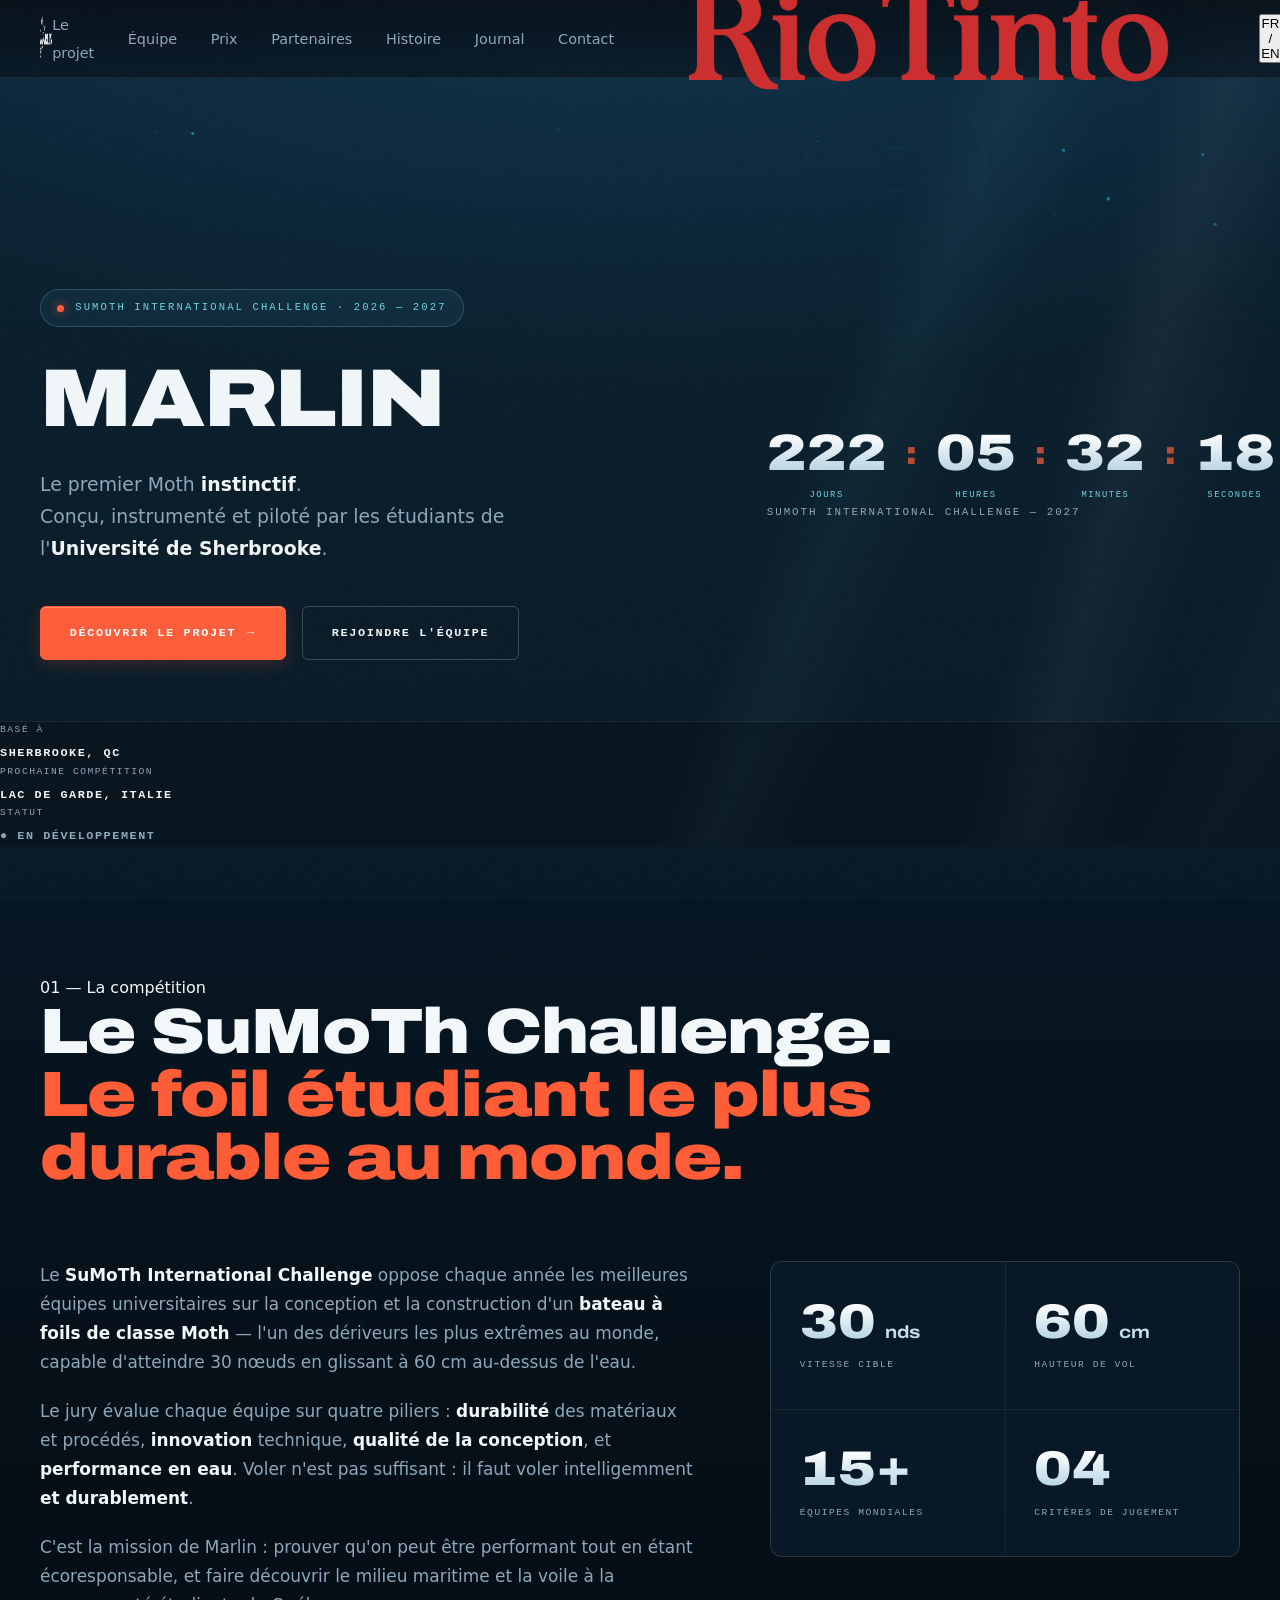
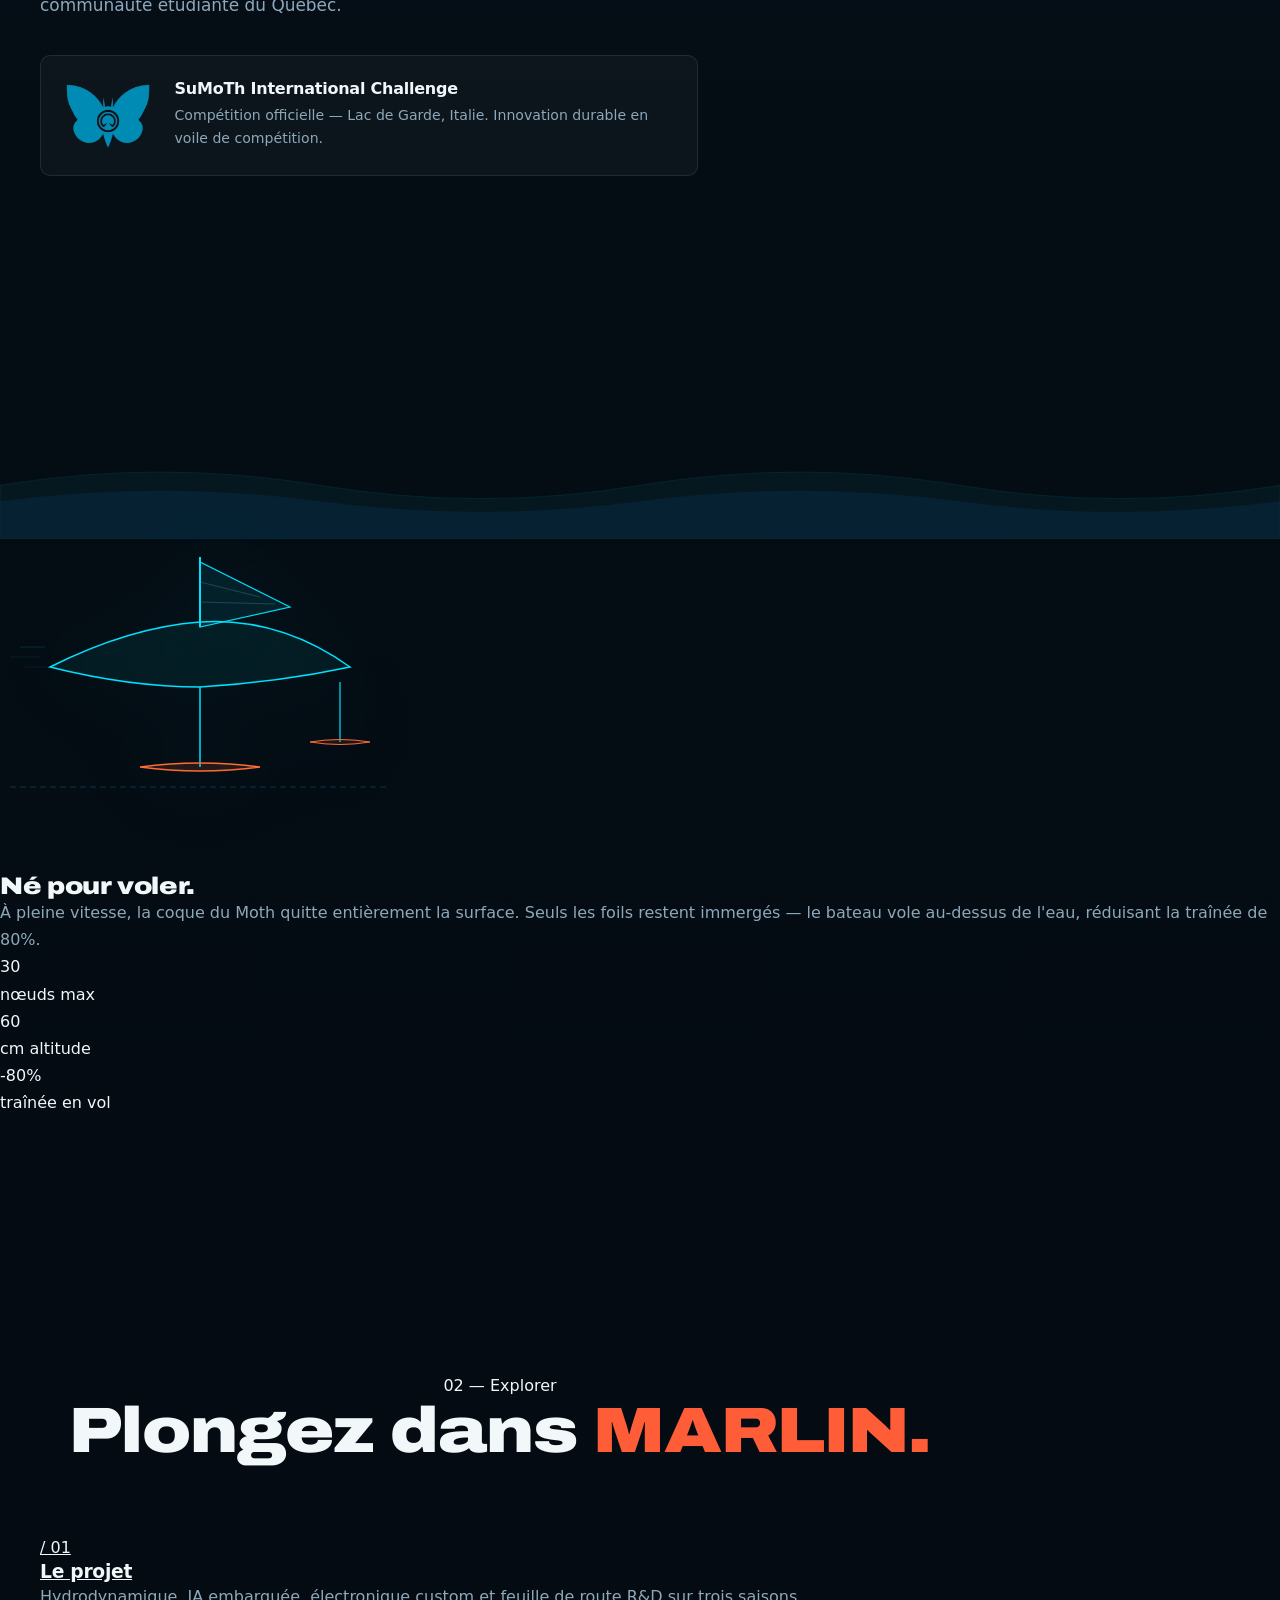
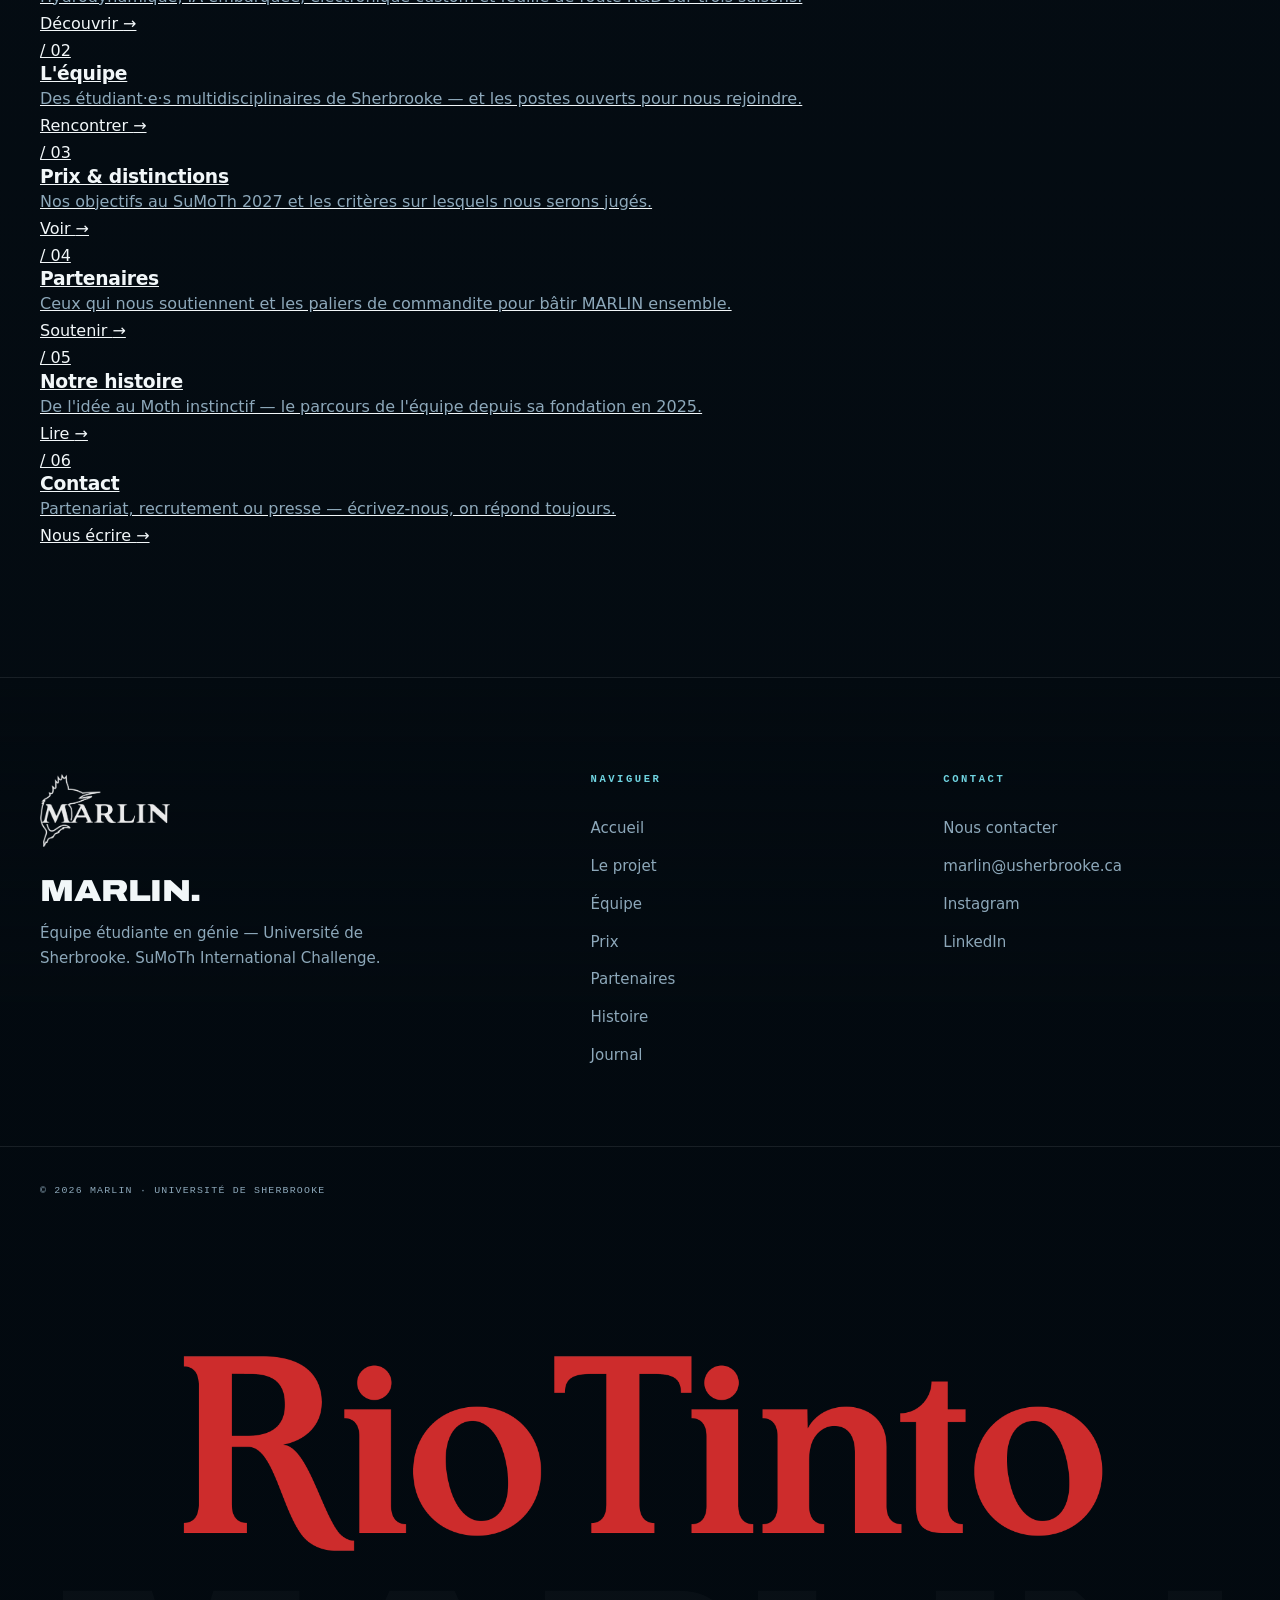
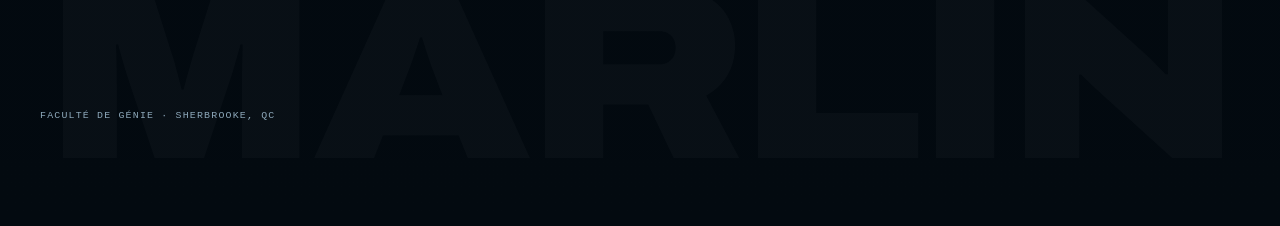
<file: marlin.html>
<!DOCTYPE html>
<html lang="fr">
<head>
<meta charset="UTF-8">
<meta name="viewport" content="width=device-width, initial-scale=1.0">
<title>MARLIN — Université de Sherbrooke | Moth à foils étudiant</title>
<meta name="description" content="MARLIN — Équipe étudiante de l'Université de Sherbrooke concevant le premier Moth à foils instinctif pour le SuMoTh International Challenge 2027 au Lac de Garde, Italie.">
<meta name="keywords" content="MARLIN, Moth, foil, SuMoTh, Université de Sherbrooke, bateau, voile, ingénierie, IA, CFD">
<meta name="author" content="Équipe MARLIN — Université de Sherbrooke">
<meta name="theme-color" content="#03101a">

<!-- Open Graph -->
<meta property="og:type" content="website">
<meta property="og:title" content="MARLIN — Le premier Moth instinctif">
<meta property="og:description" content="Équipe étudiante UdeS — Conception d'un Moth à foils piloté par intelligence artificielle pour le SuMoTh International Challenge 2027.">
<meta property="og:image" content="media/LogoMarlin.png">
<meta property="og:url" content="https://marlin-udes.ca">
<meta property="og:site_name" content="MARLIN">

<!-- Twitter Card -->
<meta name="twitter:card" content="summary_large_image">
<meta name="twitter:title" content="MARLIN — Le premier Moth instinctif">
<meta name="twitter:description" content="Équipe étudiante UdeS — Moth à foils + IA pour le SuMoTh Challenge 2027.">
<meta name="twitter:image" content="media/LogoMarlin.png">

<!-- Favicon -->
<link rel="icon" type="image/png" href="media/LogoMarlin.png">
<link rel="apple-touch-icon" href="media/LogoMarlin.png">

<!-- Canonical -->
<link rel="canonical" href="https://marlin-udes.ca">

<link rel="preconnect" href="https://fonts.googleapis.com">
<link rel="preconnect" href="https://fonts.gstatic.com" crossorigin>
<link href="https://fonts.googleapis.com/css2?family=Archivo:wght@400;500;700;900&family=Manrope:wght@300;400;500;600&family=JetBrains+Mono:wght@400;500&display=swap" rel="stylesheet">
<link rel="stylesheet" href="style.css">
</head>
<body>

<div class="grid-bg"></div>

<!-- ============ NAV ============ -->
<nav id="nav">
  <a href="marlin.html" class="logo"><img src="media/LogoMarlin.png" alt="MARLIN logo"></a>
  <ul class="nav-links">
    <li><a href="projet.html">Le projet</a></li>
    <li><a href="equipe.html">Équipe</a></li>
    <li><a href="prix.html">Prix</a></li>
    <li><a href="partenaires.html">Partenaires</a></li>
    <li><a href="histoire.html">Histoire</a></li>
    <li><a href="journal.html">Journal</a></li>
    <li><a href="contact.html">Contact</a></li>
  </ul>
  <div class="nav-right">
    <img src="media/UdeS_logo_h_noirHR.png" alt="Université de Sherbrooke" class="nav-udes">
    <button class="lang" id="lang-toggle">FR / EN</button>
    <button class="hamburger" id="hamburger" aria-label="Menu">
      <span></span><span></span><span></span>
    </button>
  </div>
</nav>

<!-- Mobile nav overlay -->
<div class="nav-mobile-overlay" id="mobile-nav">
  <a href="projet.html" class="mobile-link">Le projet</a>
  <a href="equipe.html" class="mobile-link">Équipe</a>
  <a href="prix.html" class="mobile-link">Prix</a>
  <a href="partenaires.html" class="mobile-link">Partenaires</a>
  <a href="histoire.html" class="mobile-link">Histoire</a>
  <a href="journal.html" class="mobile-link">Journal</a>
  <a href="contact.html" class="mobile-link">Contact</a>
</div>

<!-- ============ HERO ============ -->
<section class="hero">
  <canvas id="particles"></canvas>
  <div class="spotlight spotlight-1"></div>
  <div class="spotlight spotlight-2"></div>
  <div class="spotlight spotlight-3"></div>

  <div class="hero-inner">
    <!-- LEFT: text -->
    <div class="hero-content">
      <div class="hero-tag">
        <span class="dot"></span>
        SuMoTh International Challenge · 2026 — 2027
      </div>
      <h1 class="display">MARLIN</h1>
      <p class="hero-sub">
        Le premier Moth <strong>instinctif</strong>.<br>
        Conçu, instrumenté et piloté par les étudiants de l'<strong>Université de Sherbrooke</strong>.
      </p>
      <div class="hero-cta">
        <a href="projet.html" class="btn primary">Découvrir le projet <span class="btn-arrow">→</span></a>
        <a href="equipe.html#recrutement" class="btn">Rejoindre l'équipe</a>
      </div>
    </div>
    <!-- RIGHT: countdown -->
    <div class="hero-right">
      <div class="countdown" id="countdown">
        <div class="countdown-item"><div class="countdown-val" id="cd-days">---</div><div class="countdown-label">Jours</div></div>
        <div class="countdown-sep">:</div>
        <div class="countdown-item"><div class="countdown-val" id="cd-hours">--</div><div class="countdown-label">Heures</div></div>
        <div class="countdown-sep">:</div>
        <div class="countdown-item"><div class="countdown-val" id="cd-mins">--</div><div class="countdown-label">Minutes</div></div>
        <div class="countdown-sep">:</div>
        <div class="countdown-item"><div class="countdown-val" id="cd-secs">--</div><div class="countdown-label">Secondes</div></div>
      </div>
      <div class="countdown-title">SuMoTh International Challenge — 2027</div>
    </div>
  </div>

  <div class="hero-meta">
    <div class="item">Basé à<span>Sherbrooke, QC</span></div>
    <div class="item">Prochaine compétition<span>Lac de Garde, Italie</span></div>
    <div class="item">Statut<span style="color: var(--signal);">● En développement</span></div>
  </div>
</section>

<!-- ============ DÉFI + SUMOTH ============ -->
<section class="defi" id="defi">
  <div class="container">
    <div class="section-head reveal">
      <span class="label">01 — La compétition</span>
      <h2>Le SuMoTh Challenge.<br><span class="accent">Le foil étudiant le plus durable au monde.</span></h2>
    </div>
    <div class="defi-grid reveal">
      <div class="defi-text">
        <p>Le <strong>SuMoTh International Challenge</strong> oppose chaque année les meilleures équipes universitaires sur la conception et la construction d'un <strong>bateau à foils de classe Moth</strong> — l'un des dériveurs les plus extrêmes au monde, capable d'atteindre 30 nœuds en glissant à 60 cm au-dessus de l'eau.</p>
        <p>Le jury évalue chaque équipe sur quatre piliers : <strong>durabilité</strong> des matériaux et procédés, <strong>innovation</strong> technique, <strong>qualité de la conception</strong>, et <strong>performance en eau</strong>. Voler n'est pas suffisant : il faut voler intelligemment <strong>et durablement</strong>.</p>
        <p>C'est la mission de Marlin : prouver qu'on peut être performant tout en étant écoresponsable, et faire découvrir le milieu maritime et la voile à la communauté étudiante du Québec.</p>
        <div class="sumoth-badge">
          <img src="media/Sumoth_nobackground.png" alt="SuMoTh Challenge">
          <div class="sumoth-badge-text">
            <h4>SuMoTh International Challenge</h4>
            <p>Compétition officielle — Lac de Garde, Italie. Innovation durable en voile de compétition.</p>
          </div>
        </div>
      </div>
      <div class="defi-stats">
        <div class="stat"><div class="stat-num">30<span class="unit"> nds</span></div><div class="stat-label">Vitesse cible</div></div>
        <div class="stat"><div class="stat-num">60<span class="unit"> cm</span></div><div class="stat-label">Hauteur de vol</div></div>
        <div class="stat"><div class="stat-num">15+</div><div class="stat-label">Équipes mondiales</div></div>
        <div class="stat"><div class="stat-num">04</div><div class="stat-label">Critères de jugement</div></div>
      </div>
    </div>
  </div>
</section>

<!-- ============ FOILING ============ -->
<section class="foiling" id="foiling">
  <div class="foiling-bg"></div>
  <div class="foiling-waves">
    <svg viewBox="0 0 2400 200" fill="none"><path d="M0 100Q300 50 600 100Q900 150 1200 100Q1500 50 1800 100Q2100 150 2400 100L2400 200L0 200Z" fill="rgba(0,225,255,0.05)" stroke="rgba(0,225,255,0.15)" stroke-width="1"/><path d="M0 130Q300 90 600 130Q900 170 1200 130Q1500 90 1800 130Q2100 170 2400 130L2400 200L0 200Z" fill="rgba(10,59,92,0.3)"/></svg>
  </div>
  <div class="foiling-content">
    <div class="foiling-visual reveal">
      <div class="foiling-boat">
        <svg width="400" height="320" viewBox="0 0 400 320" fill="none" style="filter: drop-shadow(0 0 40px rgba(0,225,255,0.3));">
          <path d="M50 120Q130 80 200 75Q280 70 350 120Q280 135 200 140Q130 140 50 120Z" stroke="#00e1ff" stroke-width="1.5" fill="rgba(0,225,255,0.06)"/>
          <line x1="200" y1="80" x2="200" y2="10" stroke="#00e1ff" stroke-width="2"/>
          <path d="M200 15L200 80L290 60Z" stroke="#00e1ff" stroke-width="1.2" fill="rgba(0,225,255,0.08)"/>
          <path d="M200 35L260 50" stroke="#4aa3c4" stroke-width="0.6" opacity="0.5"/>
          <path d="M200 55L275 57" stroke="#4aa3c4" stroke-width="0.6" opacity="0.5"/>
          <line x1="200" y1="140" x2="200" y2="220" stroke="#00e1ff" stroke-width="1.5"/>
          <path d="M140 220Q200 212 260 220Q200 228 140 220Z" stroke="#ff6b35" stroke-width="1.5" fill="rgba(255,107,53,0.12)"/>
          <line x1="340" y1="135" x2="340" y2="195" stroke="#00e1ff" stroke-width="1.2"/>
          <path d="M310 195Q340 190 370 195Q340 200 310 195Z" stroke="#ff6b35" stroke-width="1" fill="rgba(255,107,53,0.1)"/>
          <line x1="10" y1="240" x2="390" y2="240" stroke="#1a6e9c" stroke-width="0.8" stroke-dasharray="6 4" opacity="0.5"/>
          <line x1="20" y1="100" x2="45" y2="100" stroke="#00e1ff" stroke-width="0.5" opacity="0.3"/>
          <line x1="10" y1="110" x2="40" y2="110" stroke="#00e1ff" stroke-width="0.5" opacity="0.2"/>
          <line x1="25" y1="120" x2="48" y2="120" stroke="#00e1ff" stroke-width="0.5" opacity="0.15"/>
        </svg>
      </div>
    </div>
    <div class="foiling-text reveal">
      <h2>Né pour <span class="accent">voler.</span></h2>
      <p>À pleine vitesse, la coque du Moth quitte entièrement la surface. Seuls les foils restent immergés — le bateau vole au-dessus de l'eau, réduisant la traînée de 80%.</p>
      <div class="speed-readout">
        <div class="speed-item"><div class="speed-val">30</div><div class="speed-unit">nœuds max</div></div>
        <div class="speed-item"><div class="speed-val">60</div><div class="speed-unit">cm altitude</div></div>
        <div class="speed-item"><div class="speed-val">-80%</div><div class="speed-unit">traînée en vol</div></div>
      </div>
    </div>
  </div>
</section>

<!-- ============ APERÇU / EXPLORER ============ -->
<section class="explore" id="explorer">
  <div class="container">
    <div class="section-head reveal" style="text-align:center;">
      <span class="label">02 — Explorer</span>
      <h2 style="margin:0 auto;">Plongez dans <span class="accent">MARLIN.</span></h2>
    </div>
    <div class="explore-grid reveal">
      <a href="projet.html" class="explore-card">
        <div class="num">/ 01</div>
        <h3>Le projet</h3>
        <p>Hydrodynamique, IA embarquée, électronique custom et feuille de route R&D sur trois saisons.</p>
        <span class="go">Découvrir <span class="arr">→</span></span>
      </a>
      <a href="equipe.html" class="explore-card">
        <div class="num">/ 02</div>
        <h3>L'équipe</h3>
        <p>Des étudiant·e·s multidisciplinaires de Sherbrooke — et les postes ouverts pour nous rejoindre.</p>
        <span class="go">Rencontrer <span class="arr">→</span></span>
      </a>
      <a href="prix.html" class="explore-card">
        <div class="num">/ 03</div>
        <h3>Prix &amp; distinctions</h3>
        <p>Nos objectifs au SuMoTh 2027 et les critères sur lesquels nous serons jugés.</p>
        <span class="go">Voir <span class="arr">→</span></span>
      </a>
      <a href="partenaires.html" class="explore-card">
        <div class="num">/ 04</div>
        <h3>Partenaires</h3>
        <p>Ceux qui nous soutiennent et les paliers de commandite pour bâtir MARLIN ensemble.</p>
        <span class="go">Soutenir <span class="arr">→</span></span>
      </a>
      <a href="histoire.html" class="explore-card">
        <div class="num">/ 05</div>
        <h3>Notre histoire</h3>
        <p>De l'idée au Moth instinctif — le parcours de l'équipe depuis sa fondation en 2025.</p>
        <span class="go">Lire <span class="arr">→</span></span>
      </a>
      <a href="contact.html" class="explore-card">
        <div class="num">/ 06</div>
        <h3>Contact</h3>
        <p>Partenariat, recrutement ou presse — écrivez-nous, on répond toujours.</p>
        <span class="go">Nous écrire <span class="arr">→</span></span>
      </a>
    </div>
  </div>
</section>

<!-- ============ FOOTER ============ -->
<footer id="contact">
  <div class="footer-grid">
    <div class="footer-brand">
      <img src="media/LogoMarlin.png" alt="MARLIN" class="footer-logo">
      <div class="footer-brand-text">
        <h3>MARLIN.</h3>
        <p>Équipe étudiante en génie — Université de Sherbrooke. SuMoTh International Challenge.</p>
      </div>
    </div>
    <div class="footer-col">
      <h4>Naviguer</h4>
      <a href="marlin.html">Accueil</a>
      <a href="projet.html">Le projet</a>
      <a href="equipe.html">Équipe</a>
      <a href="prix.html">Prix</a>
      <a href="partenaires.html">Partenaires</a>
      <a href="histoire.html">Histoire</a>
      <a href="journal.html">Journal</a>
    </div>
    <div class="footer-col">
      <h4>Contact</h4>
      <a href="contact.html">Nous contacter</a>
      <a href="mailto:marlin@usherbrooke.ca">marlin@usherbrooke.ca</a>
      <a href="https://instagram.com/VOTRE_COMPTE_INSTA" target="_blank" rel="noopener">Instagram</a>
      <a href="https://linkedin.com/company/VOTRE_PAGE_LINKEDIN" target="_blank" rel="noopener">LinkedIn</a>
    </div>
  </div>
  <div class="footer-bottom">
    <div>© 2026 MARLIN · Université de Sherbrooke</div>
    <img src="media/UdeS_logo_h_noirHR.png" alt="UdeS" class="footer-udes">
    <div>Faculté de génie · Sherbrooke, QC</div>
  </div>
</footer>

<script>
// ============ NAV SCROLL ============
const nav = document.getElementById('nav');
window.addEventListener('scroll', () => nav.classList.toggle('scrolled', window.scrollY > 50));

// ============ REVEAL ============
const reveals = document.querySelectorAll('.reveal');
const io = new IntersectionObserver((entries) => {
  entries.forEach(e => { if (e.isIntersecting) { e.target.classList.add('visible'); io.unobserve(e.target); } });
}, { threshold: 0.1 });
reveals.forEach(el => io.observe(el));

// ============ HERO PARTICLES ============
const canvas = document.getElementById('particles');
const ctx = canvas.getContext('2d');
let heroP = [], w, h;

function resize() {
  w = canvas.width = canvas.offsetWidth;
  h = canvas.height = canvas.offsetHeight;
  heroP = [];
  const count = Math.floor((w * h) / 16000);
  for (let i = 0; i < count; i++) {
    heroP.push({
      x: Math.random() * w, y: Math.random() * h,
      vx: (Math.random() - 0.5) * 0.25, vy: (Math.random() - 0.5) * 0.2 - 0.03,
      r: Math.random() * 1.5 + 0.3, a: Math.random() * 0.5 + 0.1
    });
  }
}
resize();
window.addEventListener('resize', resize);

let t = 0;
function drawHero() {
  ctx.clearRect(0, 0, w, h);
  t += 0.003;

  for (let i = 0; i < heroP.length; i++) {
    const p = heroP[i];
    for (let j = i + 1; j < heroP.length; j++) {
      const q = heroP[j];
      const dx = p.x - q.x, dy = p.y - q.y;
      const d = Math.sqrt(dx * dx + dy * dy);
      if (d < 140) {
        ctx.strokeStyle = `rgba(0, 225, 255, ${(1 - d / 140) * 0.12})`;
        ctx.lineWidth = 0.5;
        ctx.beginPath(); ctx.moveTo(p.x, p.y); ctx.lineTo(q.x, q.y); ctx.stroke();
      }
    }
  }
  heroP.forEach(p => {
    p.x += p.vx; p.y += p.vy;
    if (p.x < 0) p.x = w; if (p.x > w) p.x = 0;
    if (p.y < 0) p.y = h; if (p.y > h) p.y = 0;
    ctx.fillStyle = `rgba(0, 225, 255, ${p.a})`;
    ctx.beginPath(); ctx.arc(p.x, p.y, p.r, 0, Math.PI * 2); ctx.fill();
  });

  // Sonar rings
  const ringX = w * 0.7, ringY = h * 0.5;
  for (let i = 0; i < 3; i++) {
    const phase = (t * 2 + i * 0.33) % 1;
    const radius = phase * 200;
    ctx.strokeStyle = `rgba(0, 225, 255, ${(1 - phase) * 0.08})`;
    ctx.lineWidth = 1;
    ctx.beginPath(); ctx.arc(ringX, ringY, radius, 0, Math.PI * 2); ctx.stroke();
  }

  requestAnimationFrame(drawHero);
}
drawHero();

// ============ COUNTDOWN ============
const COMP_DATE = new Date('2027-07-15T09:00:00+02:00'); // Lac de Garde, Italy
function updateCountdown() {
  const now = new Date();
  let diff = COMP_DATE - now;
  if (diff < 0) diff = 0;
  const d = Math.floor(diff / 86400000);
  const h = Math.floor((diff % 86400000) / 3600000);
  const m = Math.floor((diff % 3600000) / 60000);
  const s = Math.floor((diff % 60000) / 1000);
  document.getElementById('cd-days').textContent = String(d).padStart(3, '0');
  document.getElementById('cd-hours').textContent = String(h).padStart(2, '0');
  document.getElementById('cd-mins').textContent = String(m).padStart(2, '0');
  document.getElementById('cd-secs').textContent = String(s).padStart(2, '0');
}
updateCountdown();
setInterval(updateCountdown, 1000);

// ============ SMOOTH NAV ============
document.querySelectorAll('a[href^="#"]').forEach(a => {
  a.addEventListener('click', e => {
    const target = document.querySelector(a.getAttribute('href'));
    if (target) { e.preventDefault(); target.scrollIntoView({ behavior: 'smooth', block: 'start' }); }
  });
});

// ============ HAMBURGER ============
const hamburger = document.getElementById('hamburger');
const mobileNav = document.getElementById('mobile-nav');
hamburger.addEventListener('click', () => {
  hamburger.classList.toggle('active');
  mobileNav.classList.toggle('open');
  document.body.style.overflow = mobileNav.classList.contains('open') ? 'hidden' : '';
});
document.querySelectorAll('.mobile-link').forEach(link => {
  link.addEventListener('click', () => {
    hamburger.classList.remove('active');
    mobileNav.classList.remove('open');
    document.body.style.overflow = '';
  });
});

// ============ LANG TOGGLE ============
const langBtn = document.getElementById('lang-toggle');
let isEN = false;
langBtn.addEventListener('click', () => {
  isEN = !isEN;
  langBtn.textContent = isEN ? 'EN / FR' : 'FR / EN';
  document.documentElement.lang = isEN ? 'en' : 'fr';
});
</script>

</body>
</html>
</file>
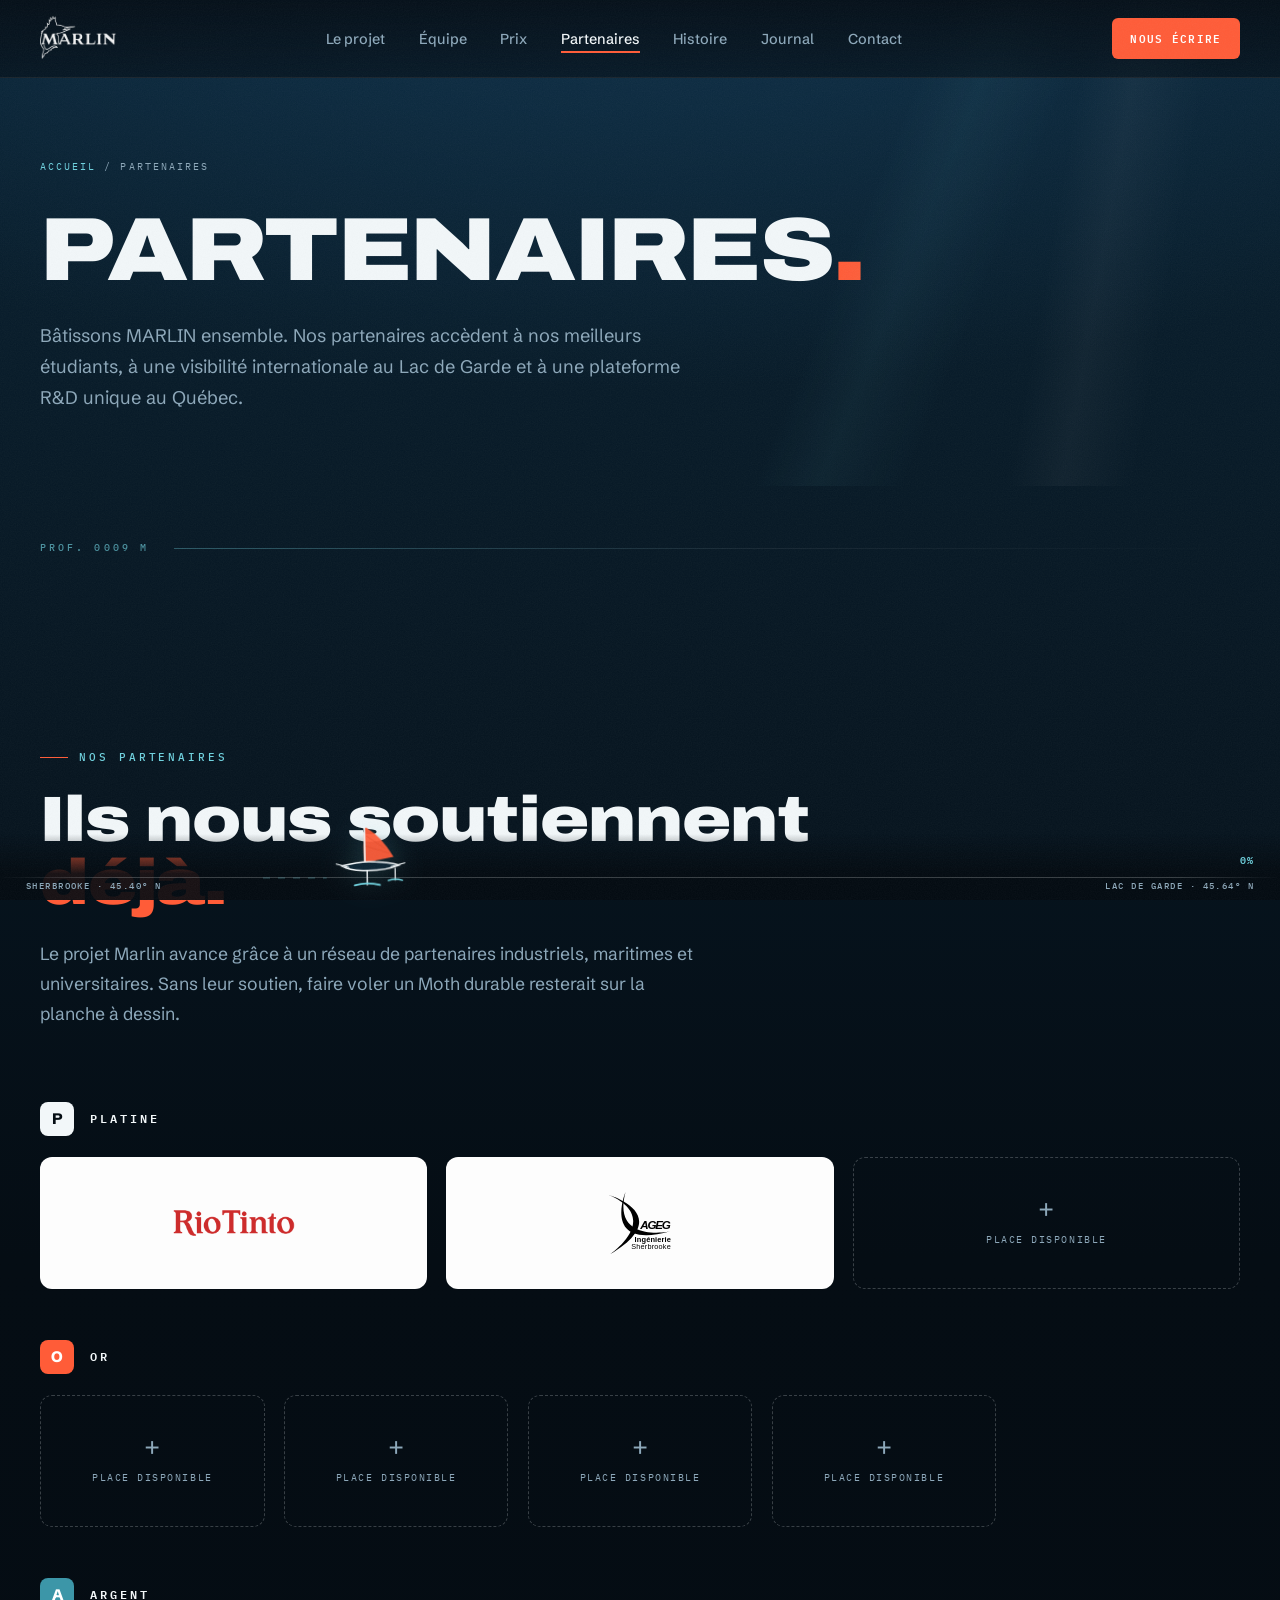
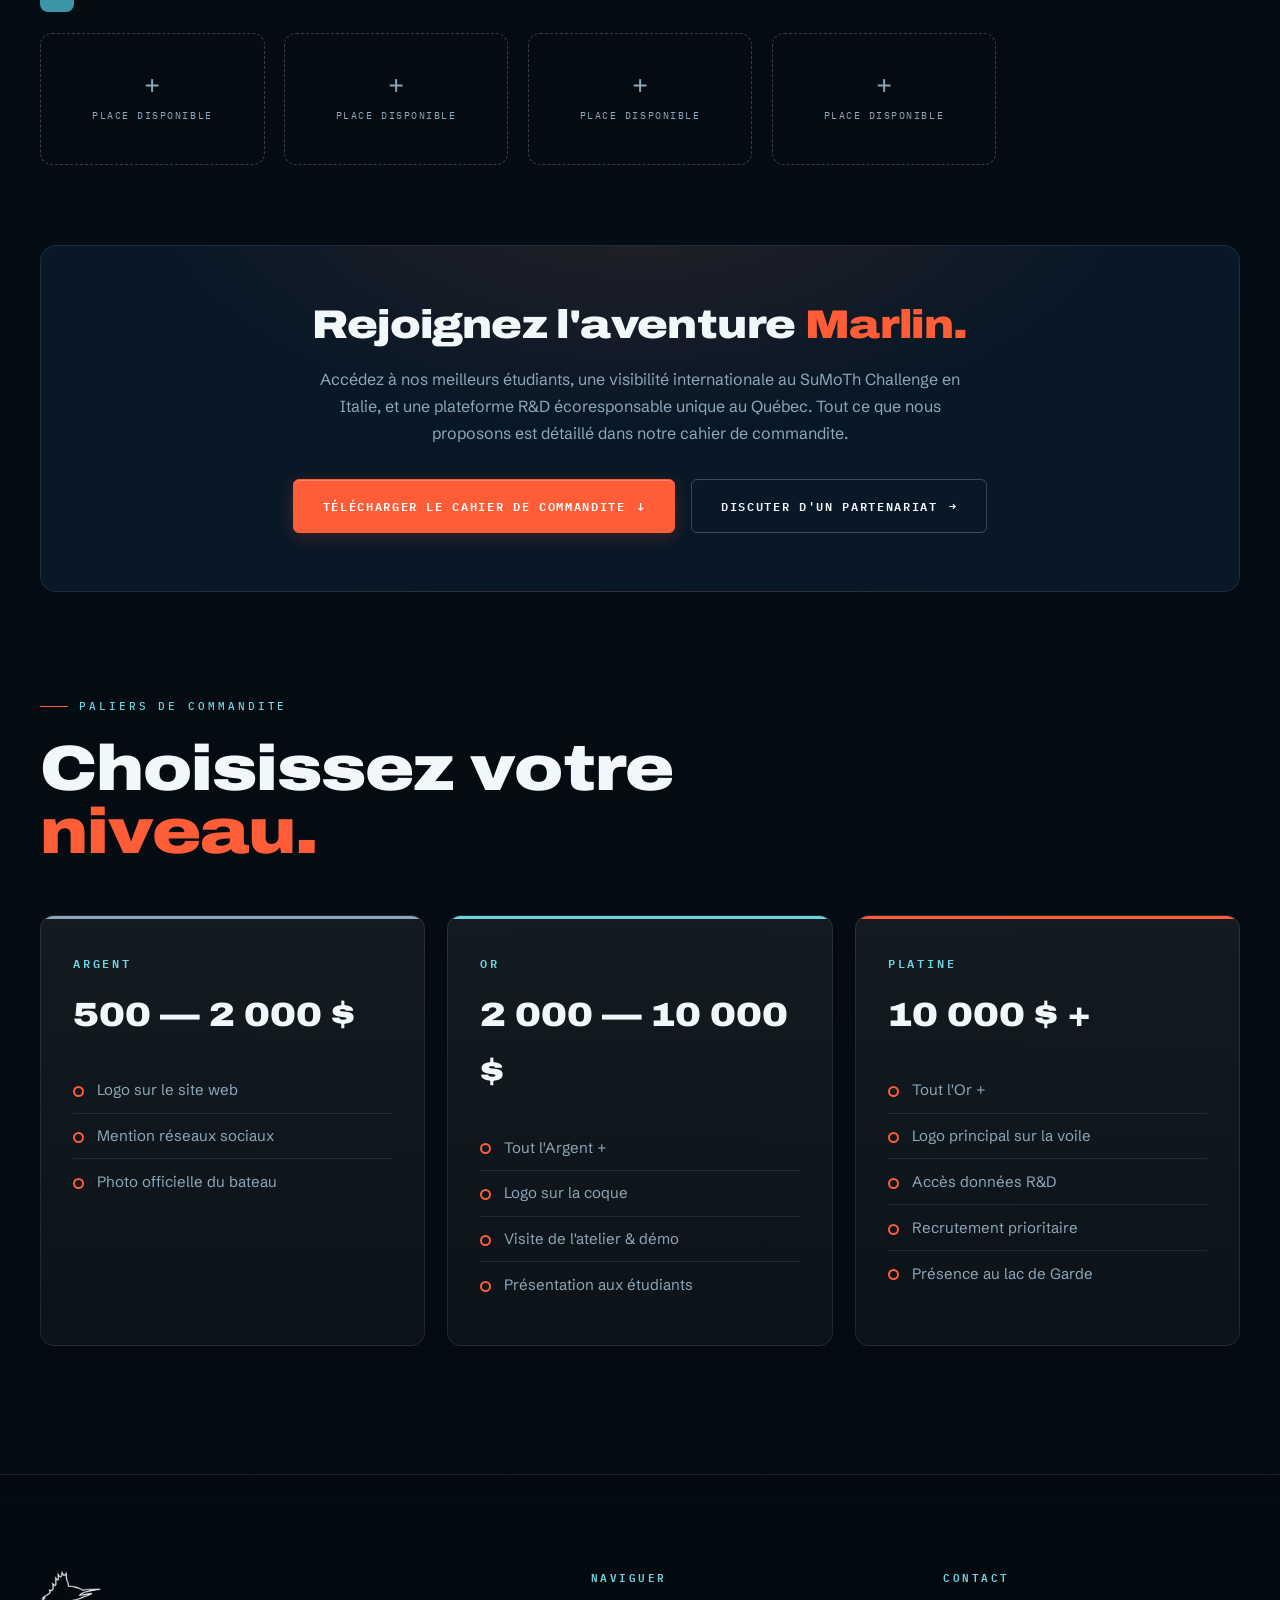
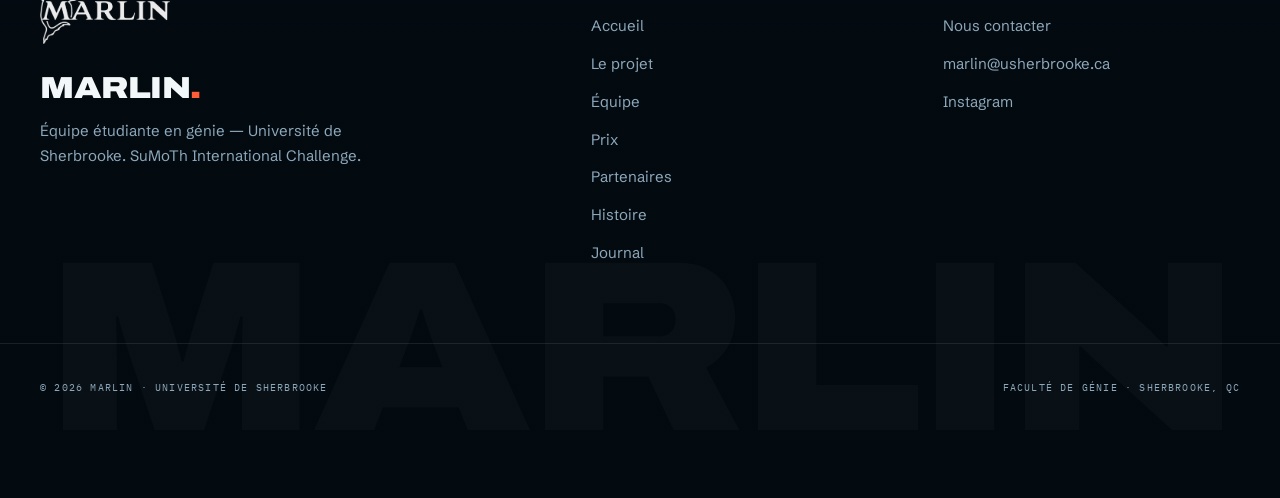
<file: partenaires.html>
<!DOCTYPE html>
<html lang="fr">
<head>
<meta charset="UTF-8">
<meta name="viewport" content="width=device-width, initial-scale=1.0">
<title>Partenaires — MARLIN | Devenez commanditaire</title>
<meta name="description" content="Les partenaires de MARLIN et les paliers de commandite — soutenez une équipe étudiante d'ingénierie de l'Université de Sherbrooke au SuMoTh Challenge 2027.">
<meta name="theme-color" content="#050d14">
<link rel="icon" type="image/png" href="media/LogoMarlin.png">
<link rel="apple-touch-icon" href="media/LogoMarlin.png">
<link rel="preconnect" href="https://fonts.googleapis.com">
<link rel="preconnect" href="https://fonts.gstatic.com" crossorigin>
<link href="https://fonts.googleapis.com/css2?family=Archivo:wdth,wght@62.5..125,100..900&family=Schibsted+Grotesk:wght@400;500;700&family=IBM+Plex+Mono:wght@400;500;600&display=swap" rel="stylesheet">
<link rel="stylesheet" href="style.css">
</head>
<body class="subpage">

<!-- ============ NAV ============ -->
<nav id="nav">
  <a href="index.html" class="logo"><img src="media/LogoMarlin.png" alt="MARLIN logo"></a>
  <ul class="nav-links">
    <li><a href="projet.html">Le projet</a></li>
    <li><a href="equipe.html">Équipe</a></li>
    <li><a href="prix.html">Prix</a></li>
    <li><a href="partenaires.html" class="active">Partenaires</a></li>
    <li><a href="histoire.html">Histoire</a></li>
    <li><a href="journal.html">Journal</a></li>
    <li><a href="contact.html">Contact</a></li>
  </ul>
  <div class="nav-right">
    <a href="contact.html" class="nav-cta">Nous écrire</a>
    <button class="hamburger" id="hamburger" aria-label="Menu">
      <span></span><span></span><span></span>
    </button>
  </div>
</nav>

<!-- Mobile nav overlay -->
<div class="nav-mobile-overlay" id="mobile-nav">
  <a href="index.html" class="mobile-link">Accueil</a>
  <a href="projet.html" class="mobile-link">Le projet</a>
  <a href="equipe.html" class="mobile-link">Équipe</a>
  <a href="prix.html" class="mobile-link">Prix</a>
  <a href="partenaires.html" class="mobile-link">Partenaires</a>
  <a href="histoire.html" class="mobile-link">Histoire</a>
  <a href="journal.html" class="mobile-link">Journal</a>
  <a href="contact.html" class="mobile-link">Contact</a>
</div>

<!-- ============ PAGE HERO ============ -->
<section class="page-hero">
  <div class="container">
    <div class="breadcrumb">
      <a href="index.html">Accueil</a> / Partenaires
    </div>
    <h1>Partenaires<span class="accent">.</span></h1>
    <p>Bâtissons MARLIN ensemble. Nos partenaires accèdent à nos meilleurs étudiants, à une visibilité internationale au Lac de Garde et à une plateforme R&amp;D unique au Québec.</p>
  </div>
</section>

<!-- ============ SPONSORS ============ -->
<section class="sponsors" id="sponsors">
  <div class="container">
    <div class="section-head reveal">
      <span class="kicker">Nos partenaires</span>
      <h2>Ils nous soutiennent <span class="accent">déjà.</span></h2>
      <p>Le projet Marlin avance grâce à un réseau de partenaires industriels, maritimes et universitaires. Sans leur soutien, faire voler un Moth durable resterait sur la planche à dessin.</p>
    </div>

    <!--
      VITRINE PAR GRADE — pour ajouter un commanditaire : dans le palier voulu,
      remplacer un bloc « place disponible » par :
      <div class="sponsor-card-wrap"><a href="https://site-du-partenaire.com" target="_blank" rel="noopener" class="sponsor-card"><img src="media/LOGO.png" alt="Nom"></a></div>
    -->
    <div class="sponsors-showcase reveal">
      <!-- PLATINE -->
      <div class="sponsor-tier tier-platine">
        <div class="sponsor-tier-header">
          <div class="tier-badge"><span class="tier-badge-icon">P</span></div>
          <span class="sponsor-tier-name">Platine</span>
        </div>
        <div class="sponsor-tier-grid">
          <div class="sponsor-card-wrap"><a href="https://www.riotinto.com" target="_blank" rel="noopener" class="sponsor-card"><img src="media/RioTinto.png" alt="Rio Tinto"></a></div>
          <div class="sponsor-card-wrap"><a href="https://www.ageg.ca/" target="_blank" rel="noopener" class="sponsor-card"><img src="media/LOGO_AGEG.svg" alt="AGEG"></a></div>
          <div class="sponsor-card-wrap"><a href="contact.html" class="sponsor-card is-empty"><span class="partner-plus">+</span><span class="partner-place-label">Place disponible</span></a></div>
        </div>
      </div>
      <!-- OR -->
      <div class="sponsor-tier tier-or">
        <div class="sponsor-tier-header">
          <div class="tier-badge"><span class="tier-badge-icon">O</span></div>
          <span class="sponsor-tier-name">Or</span>
        </div>
        <div class="sponsor-tier-grid">
          <div class="sponsor-card-wrap"><a href="contact.html" class="sponsor-card is-empty"><span class="partner-plus">+</span><span class="partner-place-label">Place disponible</span></a></div>
          <div class="sponsor-card-wrap"><a href="contact.html" class="sponsor-card is-empty"><span class="partner-plus">+</span><span class="partner-place-label">Place disponible</span></a></div>
          <div class="sponsor-card-wrap"><a href="contact.html" class="sponsor-card is-empty"><span class="partner-plus">+</span><span class="partner-place-label">Place disponible</span></a></div>
          <div class="sponsor-card-wrap"><a href="contact.html" class="sponsor-card is-empty"><span class="partner-plus">+</span><span class="partner-place-label">Place disponible</span></a></div>
        </div>
      </div>
      <!-- ARGENT -->
      <div class="sponsor-tier tier-argent">
        <div class="sponsor-tier-header">
          <div class="tier-badge"><span class="tier-badge-icon">A</span></div>
          <span class="sponsor-tier-name">Argent</span>
        </div>
        <div class="sponsor-tier-grid">
          <div class="sponsor-card-wrap"><a href="contact.html" class="sponsor-card is-empty"><span class="partner-plus">+</span><span class="partner-place-label">Place disponible</span></a></div>
          <div class="sponsor-card-wrap"><a href="contact.html" class="sponsor-card is-empty"><span class="partner-plus">+</span><span class="partner-place-label">Place disponible</span></a></div>
          <div class="sponsor-card-wrap"><a href="contact.html" class="sponsor-card is-empty"><span class="partner-plus">+</span><span class="partner-place-label">Place disponible</span></a></div>
          <div class="sponsor-card-wrap"><a href="contact.html" class="sponsor-card is-empty"><span class="partner-plus">+</span><span class="partner-place-label">Place disponible</span></a></div>
        </div>
      </div>
    </div>

    <div class="sponsor-cta reveal">
      <h3>Rejoignez l'aventure <span class="accent">Marlin.</span></h3>
      <p>Accédez à nos meilleurs étudiants, une visibilité internationale au SuMoTh Challenge en Italie, et une plateforme R&amp;D écoresponsable unique au Québec. Tout ce que nous proposons est détaillé dans notre cahier de commandite.</p>
      <div class="sponsor-cta-actions">
        <a href="DOCUMENTATION/Cahier%20Commandite%202025-2026.pdf" download class="btn primary">Télécharger le cahier de commandite <span class="btn-arrow">↓</span></a>
        <a href="contact.html" class="btn">Discuter d'un partenariat <span class="btn-arrow">→</span></a>
      </div>
    </div>

    <div class="section-head reveal" style="margin-top:6rem; margin-bottom:0;">
      <span class="kicker">Paliers de commandite</span>
      <h2>Choisissez votre <span class="accent">niveau.</span></h2>
    </div>

    <div class="tiers reveal">
      <div class="tier-card">
        <div class="tier-card-name">Argent</div>
        <div class="tier-card-amount">500 — 2 000 $</div>
        <ul><li>Logo sur le site web</li><li>Mention réseaux sociaux</li><li>Photo officielle du bateau</li></ul>
      </div>
      <div class="tier-card">
        <div class="tier-card-name">Or</div>
        <div class="tier-card-amount">2 000 — 10 000 $</div>
        <ul><li>Tout l'Argent +</li><li>Logo sur la coque</li><li>Visite de l'atelier &amp; démo</li><li>Présentation aux étudiants</li></ul>
      </div>
      <div class="tier-card">
        <div class="tier-card-name">Platine</div>
        <div class="tier-card-amount">10 000 $ +</div>
        <ul><li>Tout l'Or +</li><li>Logo principal sur la voile</li><li>Accès données R&amp;D</li><li>Recrutement prioritaire</li><li>Présence au lac de Garde</li></ul>
      </div>
    </div>
  </div>
</section>

<!-- ============ FOOTER ============ -->
<footer>
  <div class="footer-grid">
    <div class="footer-brand">
      <img src="media/LogoMarlin.png" alt="MARLIN" class="footer-logo">
      <h3>MARLIN<span class="accent">.</span></h3>
      <p>Équipe étudiante en génie — Université de Sherbrooke. SuMoTh International Challenge.</p>
    </div>
    <div class="footer-col">
      <h4>Naviguer</h4>
      <a href="index.html">Accueil</a>
      <a href="projet.html">Le projet</a>
      <a href="equipe.html">Équipe</a>
      <a href="prix.html">Prix</a>
      <a href="partenaires.html">Partenaires</a>
      <a href="histoire.html">Histoire</a>
      <a href="journal.html">Journal</a>
    </div>
    <div class="footer-col">
      <h4>Contact</h4>
      <a href="contact.html">Nous contacter</a>
      <a href="mailto:marlin@usherbrooke.ca">marlin@usherbrooke.ca</a>
      <a href="https://www.instagram.com/marlin_usherbrooke/" target="_blank" rel="noopener">Instagram</a>
    </div>
  </div>
  <div class="footer-bottom">
    <div>© 2026 MARLIN · Université de Sherbrooke</div>
    <div>Faculté de génie · Sherbrooke, QC</div>
  </div>
</footer>

<script src="main.js"></script>

</body>
</html>
</file>
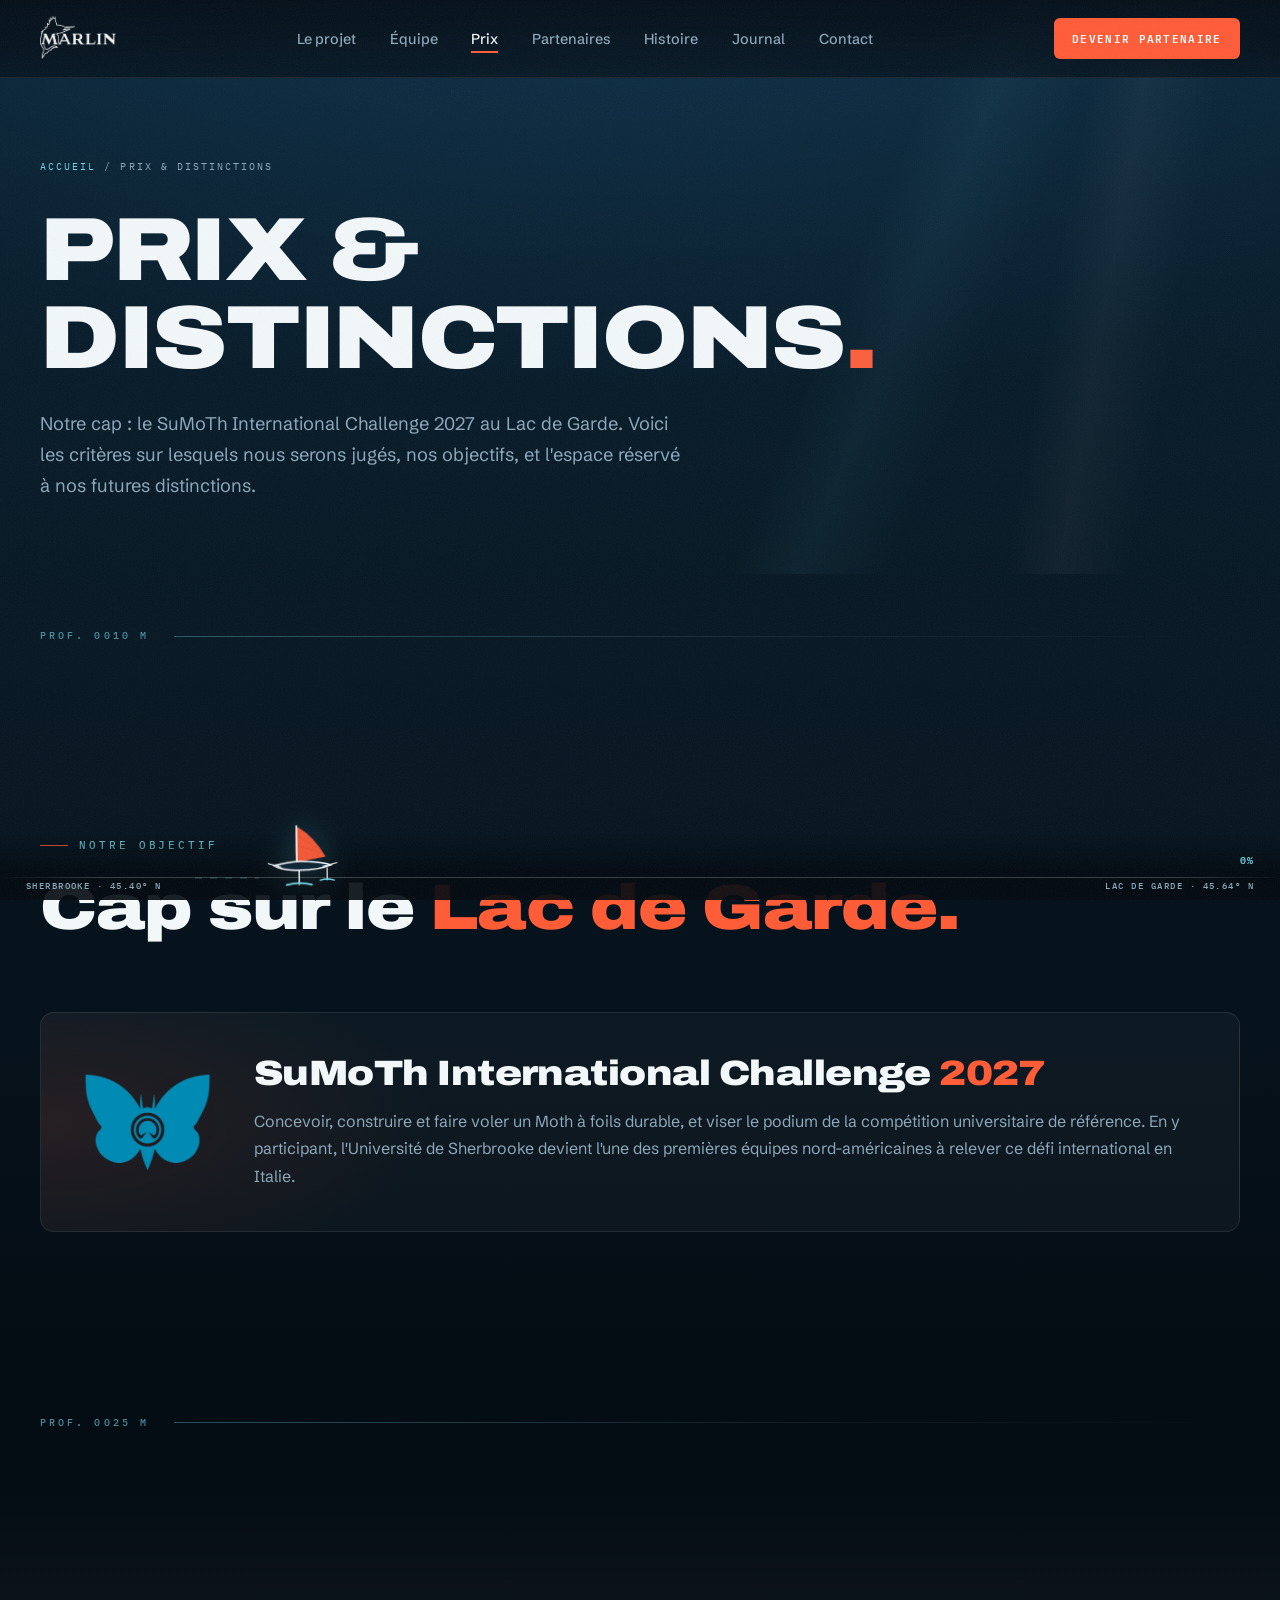
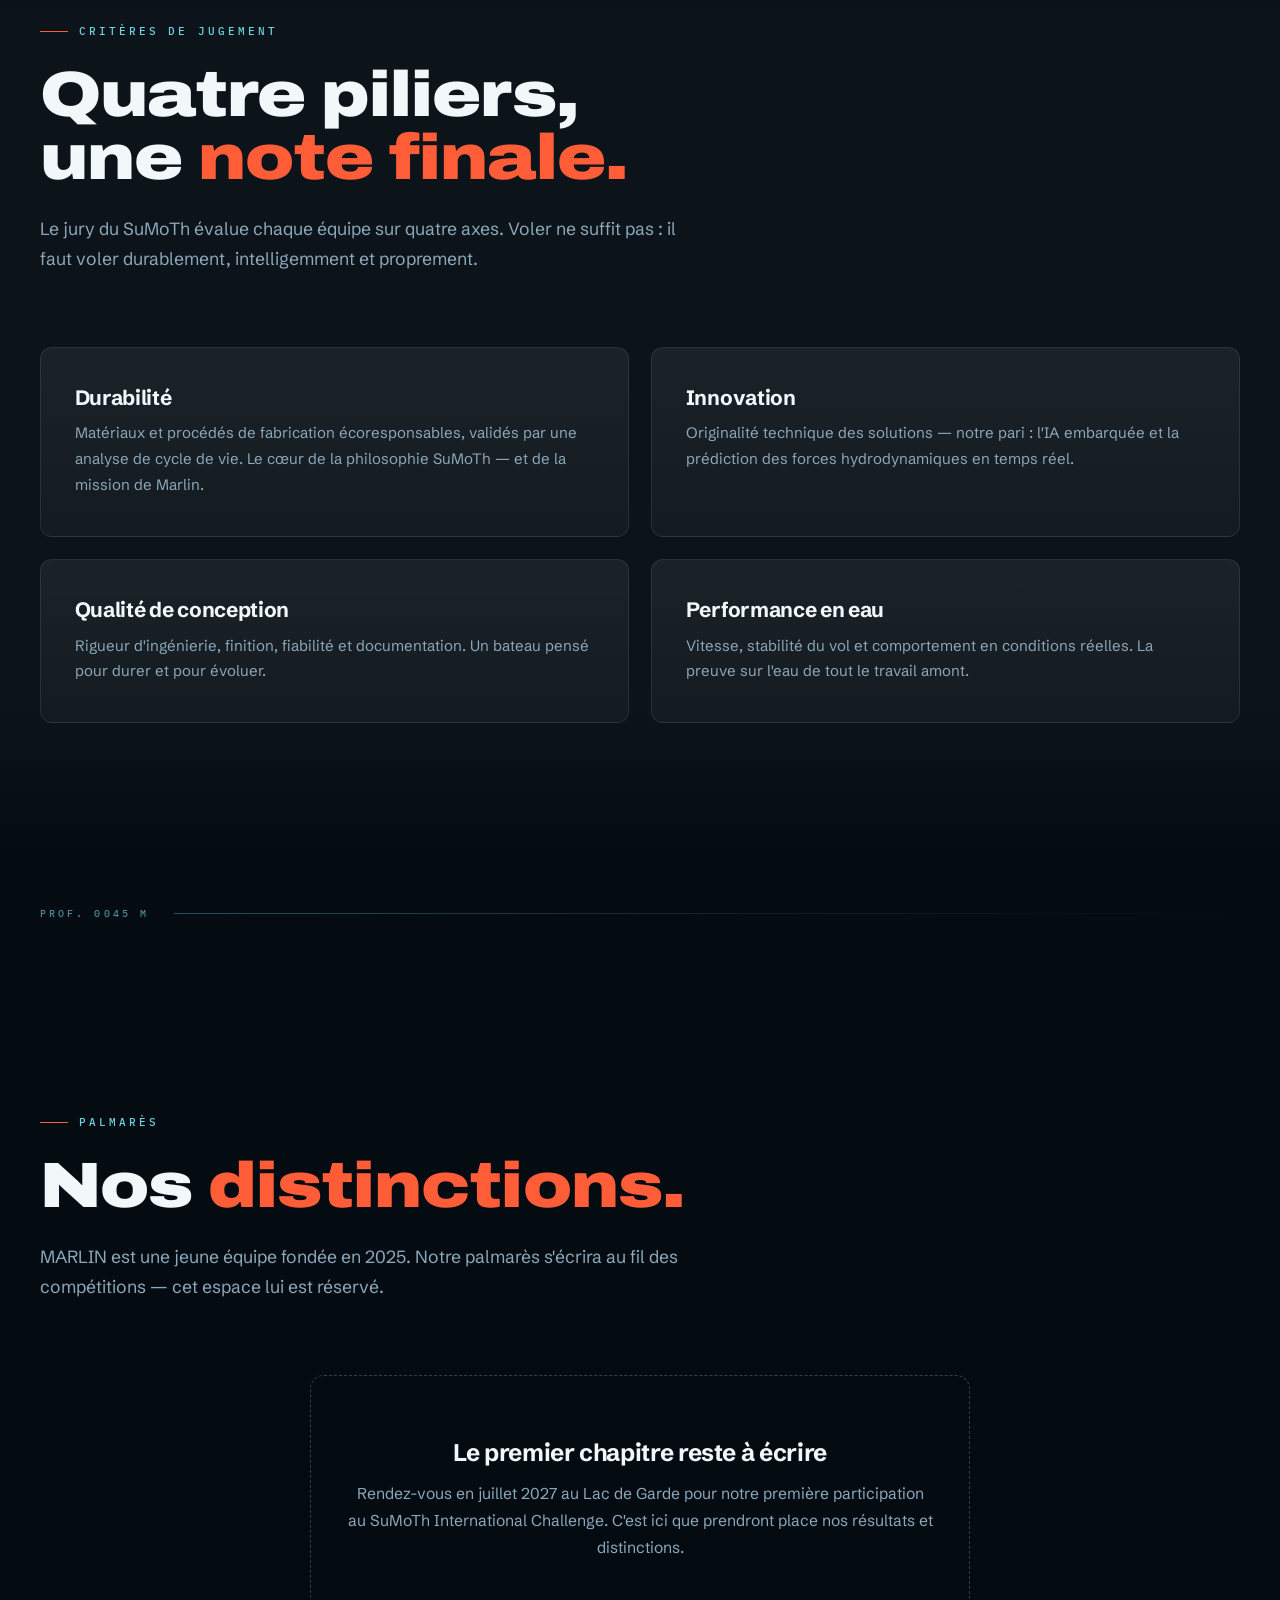
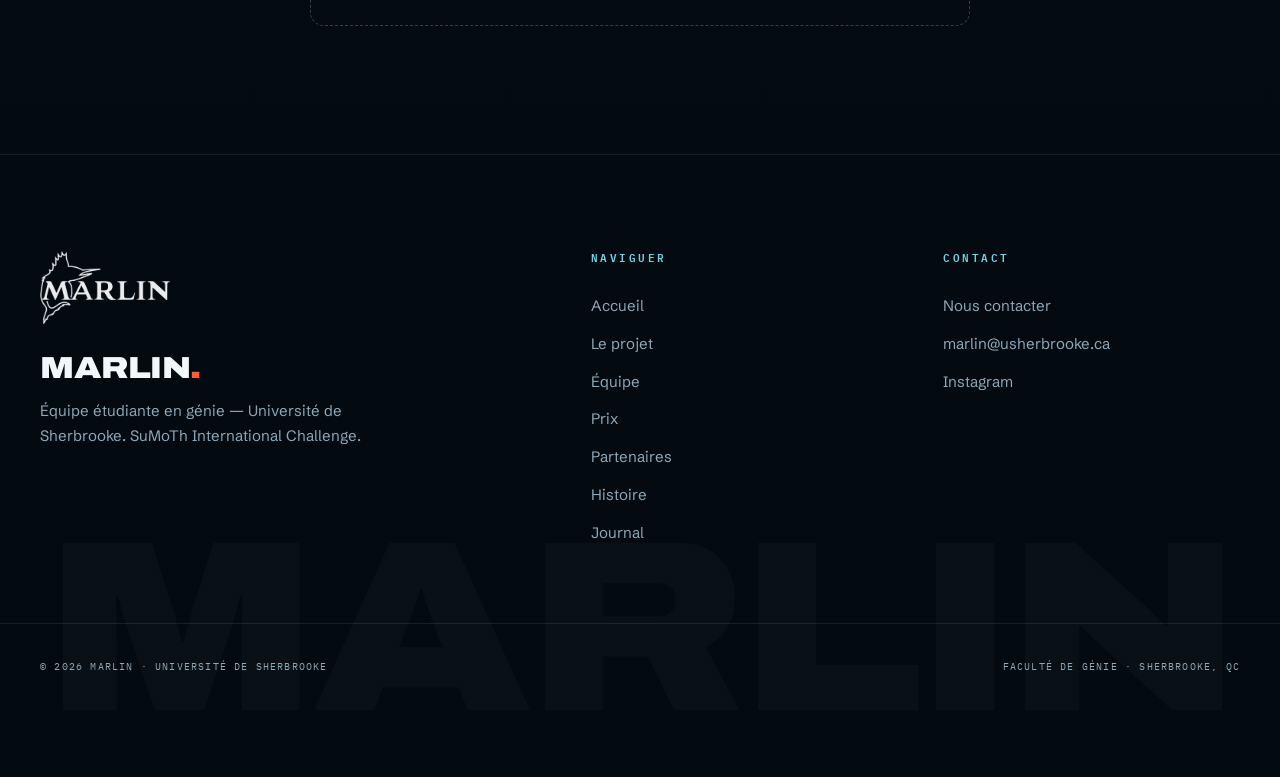
<file: prix.html>
<!DOCTYPE html>
<html lang="fr">
<head>
<meta charset="UTF-8">
<meta name="viewport" content="width=device-width, initial-scale=1.0">
<title>Prix & distinctions — MARLIN | SuMoTh Challenge</title>
<meta name="description" content="Les objectifs et distinctions de l'équipe MARLIN au SuMoTh International Challenge — durabilité, innovation, conception et performance.">
<meta name="theme-color" content="#050d14">
<link rel="icon" type="image/png" href="media/LogoMarlin.png">
<link rel="apple-touch-icon" href="media/LogoMarlin.png">
<link rel="preconnect" href="https://fonts.googleapis.com">
<link rel="preconnect" href="https://fonts.gstatic.com" crossorigin>
<link href="https://fonts.googleapis.com/css2?family=Archivo:wdth,wght@62.5..125,100..900&family=Schibsted+Grotesk:wght@400;500;700&family=IBM+Plex+Mono:wght@400;500;600&display=swap" rel="stylesheet">
<link rel="stylesheet" href="style.css">
</head>
<body class="subpage">

<!-- ============ NAV ============ -->
<nav id="nav">
  <a href="index.html" class="logo"><img src="media/LogoMarlin.png" alt="MARLIN logo"></a>
  <ul class="nav-links">
    <li><a href="projet.html">Le projet</a></li>
    <li><a href="equipe.html">Équipe</a></li>
    <li><a href="prix.html" class="active">Prix</a></li>
    <li><a href="partenaires.html">Partenaires</a></li>
    <li><a href="histoire.html">Histoire</a></li>
    <li><a href="journal.html">Journal</a></li>
    <li><a href="contact.html">Contact</a></li>
  </ul>
  <div class="nav-right">
    <a href="partenaires.html" class="nav-cta">Devenir partenaire</a>
    <button class="hamburger" id="hamburger" aria-label="Menu">
      <span></span><span></span><span></span>
    </button>
  </div>
</nav>

<!-- Mobile nav overlay -->
<div class="nav-mobile-overlay" id="mobile-nav">
  <a href="index.html" class="mobile-link">Accueil</a>
  <a href="projet.html" class="mobile-link">Le projet</a>
  <a href="equipe.html" class="mobile-link">Équipe</a>
  <a href="prix.html" class="mobile-link">Prix</a>
  <a href="partenaires.html" class="mobile-link">Partenaires</a>
  <a href="histoire.html" class="mobile-link">Histoire</a>
  <a href="journal.html" class="mobile-link">Journal</a>
  <a href="contact.html" class="mobile-link">Contact</a>
</div>

<!-- ============ PAGE HERO ============ -->
<section class="page-hero">
  <div class="container">
    <div class="breadcrumb">
      <a href="index.html">Accueil</a> / Prix &amp; distinctions
    </div>
    <h1>Prix &amp;<br>distinctions<span class="accent">.</span></h1>
    <p>Notre cap : le SuMoTh International Challenge 2027 au Lac de Garde. Voici les critères sur lesquels nous serons jugés, nos objectifs, et l'espace réservé à nos futures distinctions.</p>
  </div>
</section>

<!-- ============ OBJECTIF PHARE ============ -->
<section class="prix-section">
  <div class="container">
    <div class="section-head reveal">
      <span class="kicker">Notre objectif</span>
      <h2>Cap sur le <span class="accent">Lac de Garde.</span></h2>
    </div>
    <div class="target-banner reveal">
      <img src="media/Sumoth_nobackground.png" alt="SuMoTh Challenge" class="target-icon">
      <div class="target-text">
        <h3>SuMoTh International Challenge <span class="accent">2027</span></h3>
        <p>Concevoir, construire et faire voler un Moth à foils durable, et viser le podium de la compétition universitaire de référence. En y participant, l'Université de Sherbrooke devient l'une des premières équipes nord-américaines à relever ce défi international en Italie.</p>
      </div>
    </div>
  </div>
</section>

<!-- ============ CRITÈRES DE JUGEMENT ============ -->
<div class="waterline" aria-hidden="true"></div>
<section class="section--deep">
  <div class="container">
    <div class="section-head reveal">
      <span class="kicker">Critères de jugement</span>
      <h2 style="color:var(--foam);">Quatre piliers,<br>une <span class="accent">note finale.</span></h2>
      <p>Le jury du SuMoTh évalue chaque équipe sur quatre axes. Voler ne suffit pas : il faut voler durablement, intelligemment et proprement.</p>
    </div>
    <div class="flight-phases">
      <div class="flight-phase">
        <h3>Durabilité</h3>
        <p>Matériaux et procédés de fabrication écoresponsables, validés par une analyse de cycle de vie. Le cœur de la philosophie SuMoTh — et de la mission de Marlin.</p>
      </div>
      <div class="flight-phase">
        <h3>Innovation</h3>
        <p>Originalité technique des solutions — notre pari : l'IA embarquée et la prédiction des forces hydrodynamiques en temps réel.</p>
      </div>
      <div class="flight-phase">
        <h3>Qualité de conception</h3>
        <p>Rigueur d'ingénierie, finition, fiabilité et documentation. Un bateau pensé pour durer et pour évoluer.</p>
      </div>
      <div class="flight-phase">
        <h3>Performance en eau</h3>
        <p>Vitesse, stabilité du vol et comportement en conditions réelles. La preuve sur l'eau de tout le travail amont.</p>
      </div>
    </div>
  </div>
</section>
<div class="waterline waterline--up" aria-hidden="true"></div>

<!-- ============ PALMARÈS ============ -->
<section class="palmares-section">
  <div class="container">
    <div class="section-head reveal">
      <span class="kicker">Palmarès</span>
      <h2>Nos <span class="accent">distinctions.</span></h2>
      <p>MARLIN est une jeune équipe fondée en 2025. Notre palmarès s'écrira au fil des compétitions — cet espace lui est réservé.</p>
    </div>

    <!--
      Quand l'équipe remportera un prix, ajouter une ligne sur ce modèle :

      <div class="palmares-item reveal">
        <div class="palmares-year">2027</div>
        <div class="palmares-body">
          <h3>Nom du prix obtenu</h3>
          <p>SuMoTh International Challenge — Lac de Garde, Italie</p>
        </div>
        <div class="palmares-medal">Or</div>
      </div>
    -->

    <div class="palmares-empty reveal">
      <h3>Le premier chapitre reste à écrire</h3>
      <p>Rendez-vous en juillet 2027 au Lac de Garde pour notre première participation au SuMoTh International Challenge. C'est ici que prendront place nos résultats et distinctions.</p>
    </div>
  </div>
</section>

<!-- ============ FOOTER ============ -->
<footer>
  <div class="footer-grid">
    <div class="footer-brand">
      <img src="media/LogoMarlin.png" alt="MARLIN" class="footer-logo">
      <h3>MARLIN<span class="accent">.</span></h3>
      <p>Équipe étudiante en génie — Université de Sherbrooke. SuMoTh International Challenge.</p>
    </div>
    <div class="footer-col">
      <h4>Naviguer</h4>
      <a href="index.html">Accueil</a>
      <a href="projet.html">Le projet</a>
      <a href="equipe.html">Équipe</a>
      <a href="prix.html">Prix</a>
      <a href="partenaires.html">Partenaires</a>
      <a href="histoire.html">Histoire</a>
      <a href="journal.html">Journal</a>
    </div>
    <div class="footer-col">
      <h4>Contact</h4>
      <a href="contact.html">Nous contacter</a>
      <a href="mailto:marlin@usherbrooke.ca">marlin@usherbrooke.ca</a>
      <a href="https://www.instagram.com/marlin_usherbrooke/" target="_blank" rel="noopener">Instagram</a>
    </div>
  </div>
  <div class="footer-bottom">
    <div>© 2026 MARLIN · Université de Sherbrooke</div>
    <div>Faculté de génie · Sherbrooke, QC</div>
  </div>
</footer>

<script src="main.js"></script>

</body>
</html>
</file>
<file: style.css>
/* ============================================================
   MARLIN — Abysse cinématique
   Dégradés de profondeur · écume · corail voile · aqua donnée
   La page descend de la surface vers l'abysse.
   ============================================================ */

:root {
  --abyss-0: #030a10;
  --abyss-1: #050d14;
  --abyss-2: #081826;
  --abyss-3: #0c2536;
  --surface-glow: #10344e;
  --panel: rgba(242, 247, 249, 0.035);
  --panel-2: rgba(242, 247, 249, 0.065);
  --foam: #f2f7f9;
  --foam-dim: #8da8ba;
  --line: rgba(242, 247, 249, 0.09);
  --line-strong: rgba(242, 247, 249, 0.22);
  --coral: #ff5c38;
  --coral-soft: #ff8266;
  --coral-deep: #d94422;
  --aqua: #6fd3e0;
  --aqua-deep: #3c96a8;
  --font-display: 'Archivo', 'Schibsted Grotesk', system-ui, sans-serif;
  --font-sans: 'Schibsted Grotesk', system-ui, sans-serif;
  --font-mono: 'IBM Plex Mono', ui-monospace, monospace;
  --nav-h: 78px;
  --voyage-h: 66px;
}

* { margin: 0; padding: 0; box-sizing: border-box; }
html { scroll-behavior: smooth; }

body {
  color: var(--foam);
  font-family: var(--font-sans);
  font-weight: 400;
  font-size: 1rem;
  line-height: 1.7;
  overflow-x: hidden;
  padding-bottom: var(--voyage-h);
  background-color: var(--abyss-1);
  /* Lumière de surface en haut, abysse en bas : la page « plonge » */
  background-image:
    radial-gradient(ellipse 130% 46rem at 50% -8rem, var(--surface-glow) 0%, rgba(16, 52, 78, 0) 70%),
    linear-gradient(to bottom, #082031 0%, var(--abyss-1) 34%, var(--abyss-0) 100%);
  background-repeat: no-repeat;
  background-size: 100% 100%;
}

/* Grain de film — tue les aplats numériques */
body::after {
  content: '';
  position: fixed;
  inset: 0;
  z-index: 300;
  pointer-events: none;
  opacity: 0.05;
  background-image: url("data:image/svg+xml,%3Csvg xmlns='http://www.w3.org/2000/svg' width='180' height='180'%3E%3Cfilter id='n'%3E%3CfeTurbulence type='fractalNoise' baseFrequency='0.85' numOctaves='2' stitchTiles='stitch'/%3E%3CfeColorMatrix type='saturate' values='0'/%3E%3C/filter%3E%3Crect width='180' height='180' filter='url(%23n)'/%3E%3C/svg%3E");
}

::selection { background: var(--coral); color: #fff; }

img { max-width: 100%; display: block; }
a { color: inherit; }

.js body { opacity: 0; transition: opacity 0.4s ease; }
.js body.page-loaded { opacity: 1; }

h1, h2 {
  font-family: var(--font-display);
  font-stretch: 118%;
  font-weight: 900;
  letter-spacing: -0.015em;
  line-height: 0.98;
}
h3, h4 { font-weight: 700; letter-spacing: -0.015em; line-height: 1.12; }

/* ============ UTILITAIRES ============ */
.container { max-width: 1280px; margin: 0 auto; padding: 0 2.5rem; }

section { position: relative; padding: 8rem 0; }

.kicker {
  font-family: var(--font-mono);
  font-size: 0.7rem;
  font-weight: 500;
  text-transform: uppercase;
  letter-spacing: 0.26em;
  color: var(--aqua);
  display: inline-flex;
  align-items: center;
  gap: 0.7rem;
}
.kicker::before {
  content: '';
  width: 28px; height: 1px;
  background: var(--coral);
}

.section-head { margin-bottom: 4.5rem; max-width: 920px; }
.section-head .kicker { margin-bottom: 1.4rem; }
.section-head h2 {
  font-size: clamp(2.4rem, 5vw, 4.2rem);
  color: var(--foam);
}
.section-head h2 .accent { color: var(--coral); }
.section-head p {
  margin-top: 1.6rem;
  font-size: 1.1rem;
  color: var(--foam-dim);
  max-width: 660px;
}
p { color: var(--foam-dim); }

/* Bande immergée : voile de lumière qui se fond dans la colonne d'eau */
.section--deep {
  background: linear-gradient(to bottom,
    transparent,
    rgba(242, 247, 249, 0.032) 14%,
    rgba(242, 247, 249, 0.032) 86%,
    transparent);
}

/* Lignes de profondeur — transitions entre sections, façon relevé
   bathymétrique. Le libellé PROF. est calculé par main.js. */
.waterline {
  display: flex;
  align-items: center;
  gap: 1.6rem;
  max-width: 1280px;
  margin: 0 auto;
  padding: 3.4rem 2.5rem;
}
.waterline::before {
  content: attr(data-depth);
  font-family: var(--font-mono);
  font-size: 0.6rem;
  font-weight: 500;
  letter-spacing: 0.32em;
  color: rgba(111, 211, 224, 0.65);
  white-space: nowrap;
}
.waterline::after {
  content: '';
  flex: 1;
  height: 1px;
  background: linear-gradient(to right,
    rgba(111, 211, 224, 0.35),
    rgba(242, 247, 249, 0.07) 55%,
    transparent);
}
.waterline--up { transform: none; }

/* Ancres : ne pas coller sous la nav fixe */
[id] { scroll-margin-top: calc(var(--nav-h) + 1.5rem); }

/* Boutons */
.btn {
  display: inline-flex;
  align-items: center;
  gap: 0.7rem;
  padding: 1rem 1.8rem;
  font-family: var(--font-mono);
  font-size: 0.74rem;
  font-weight: 600;
  text-transform: uppercase;
  letter-spacing: 0.14em;
  text-decoration: none;
  color: var(--foam);
  background: transparent;
  border: 1px solid var(--line-strong);
  border-radius: 6px;
  cursor: pointer;
  transition: background 0.25s ease, color 0.25s ease, border-color 0.25s ease, box-shadow 0.25s ease, transform 0.25s ease;
}
.btn:hover {
  border-color: var(--foam);
  background: var(--foam);
  color: var(--abyss-1);
  transform: translateY(-1px);
}
.btn.primary {
  background: var(--coral);
  border-color: var(--coral);
  color: #fff;
  box-shadow: inset 0 1px 0 rgba(255, 255, 255, 0.24), 0 4px 18px rgba(255, 92, 56, 0.2);
}
.btn.primary:hover {
  background: var(--coral-soft);
  border-color: var(--coral-soft);
  color: var(--abyss-0);
  box-shadow: 0 8px 30px rgba(255, 92, 56, 0.35);
}
.btn-arrow { transition: transform 0.25s ease; }
.btn:hover .btn-arrow { transform: translateX(4px); }

/* Reveals — remontée depuis le flou, comme une mise au point sous l'eau */
.reveal {
  opacity: 0;
  transform: translateY(34px);
  filter: blur(9px);
  transition:
    opacity 1s cubic-bezier(0.22, 1, 0.36, 1),
    transform 1s cubic-bezier(0.22, 1, 0.36, 1),
    filter 1s cubic-bezier(0.22, 1, 0.36, 1);
}
.reveal.visible { opacity: 1; transform: translateY(0); filter: blur(0); }
.stagger-item { transition-delay: calc(var(--si, 0) * 80ms); }
@media (prefers-reduced-motion: reduce) {
  .reveal { opacity: 1; transform: none; transition: none; }
  html { scroll-behavior: auto; }
}

/* ============ NAV ============ */
nav#nav {
  position: fixed;
  top: 0; left: 0; right: 0;
  z-index: 100;
  height: var(--nav-h);
  display: flex;
  justify-content: space-between;
  align-items: center;
  padding: 0 2.5rem;
  background: linear-gradient(to bottom, rgba(4, 11, 18, 0.85), rgba(4, 11, 18, 0.55));
  backdrop-filter: blur(14px);
  -webkit-backdrop-filter: blur(14px);
  border-bottom: 1px solid var(--line);
}
nav#nav.scrolled { background: rgba(4, 11, 18, 0.88); }

.logo { display: inline-flex; align-items: center; text-decoration: none; }
.logo img {
  height: 46px; width: auto;
  filter: brightness(0) invert(1);
  opacity: 0.95;
}
.logo:hover img { opacity: 0.75; }

.nav-links {
  display: flex;
  gap: 2.1rem;
  align-items: center;
  list-style: none;
}
.nav-links a {
  color: var(--foam-dim);
  text-decoration: none;
  font-size: 0.9rem;
  font-weight: 500;
  padding-bottom: 5px;
  position: relative;
  transition: color 0.2s;
}
.nav-links a::after {
  content: '';
  position: absolute;
  bottom: 0; left: 0;
  width: 0; height: 2px;
  background: var(--coral);
  transition: width 0.25s ease;
}
.nav-links a:hover { color: var(--foam); }
.nav-links a:hover::after, .nav-links a.active::after { width: 100%; }
.nav-links a.active { color: var(--foam); }

.nav-right { display: flex; align-items: center; gap: 1.2rem; }
.nav-cta {
  display: inline-flex;
  align-items: center;
  gap: 0.5rem;
  font-family: var(--font-mono);
  font-size: 0.68rem;
  font-weight: 600;
  text-transform: uppercase;
  letter-spacing: 0.12em;
  text-decoration: none;
  color: #fff;
  background: var(--coral);
  padding: 0.7rem 1.15rem;
  border-radius: 6px;
  transition: background 0.25s, box-shadow 0.25s;
}
.nav-cta:hover { background: var(--coral-soft); color: var(--abyss-0); box-shadow: 0 6px 22px rgba(255, 92, 56, 0.35); }

.hamburger {
  display: none;
  flex-direction: column;
  gap: 5px;
  cursor: pointer;
  background: none;
  border: none;
  padding: 6px;
  z-index: 101;
}
.hamburger span { width: 22px; height: 2px; background: var(--foam); transition: all 0.3s; }
.hamburger.active span:nth-child(1) { transform: rotate(45deg) translate(5px, 5px); }
.hamburger.active span:nth-child(2) { opacity: 0; }
.hamburger.active span:nth-child(3) { transform: rotate(-45deg) translate(5px, -5px); }

.nav-mobile-overlay {
  display: none;
  position: fixed;
  inset: 0;
  background: rgba(4, 11, 18, 0.96);
  backdrop-filter: blur(18px);
  z-index: 99;
  flex-direction: column;
  align-items: flex-start;
  justify-content: center;
  gap: 1.4rem;
  padding: 0 2.5rem;
}
.nav-mobile-overlay.open { display: flex; }
.nav-mobile-overlay a {
  color: var(--foam);
  text-decoration: none;
  font-family: var(--font-display);
  font-stretch: 118%;
  font-weight: 900;
  font-size: 2.2rem;
  letter-spacing: -0.01em;
  transition: color 0.2s;
}
.nav-mobile-overlay a:hover { color: var(--coral); }

/* ============ TRAVERSÉE — le Moth qui parcourt le site ============ */
.voyage {
  position: fixed;
  left: 0; right: 0; bottom: 0;
  height: var(--voyage-h);
  z-index: 90;
  pointer-events: none;
  background: linear-gradient(to top, rgba(3, 10, 16, 0.92) 40%, rgba(3, 10, 16, 0));
}
.voyage-line {
  position: absolute;
  left: 0; right: 0;
  bottom: 22px;
  height: 1px;
  background: linear-gradient(to right, transparent, var(--line-strong) 8%, var(--line-strong) 92%, transparent);
}
.voyage-port {
  position: absolute;
  bottom: 6px;
  font-family: var(--font-mono);
  font-size: 0.58rem;
  font-weight: 500;
  letter-spacing: 0.16em;
  text-transform: uppercase;
  color: var(--foam-dim);
}
.voyage-port.start { left: 1.6rem; }
.voyage-port.end { right: 1.6rem; text-align: right; }
.voyage-pct {
  position: absolute;
  bottom: 32px;
  right: 1.6rem;
  font-family: var(--font-mono);
  font-size: 0.62rem;
  font-weight: 600;
  color: var(--aqua);
  letter-spacing: 0.1em;
  font-variant-numeric: tabular-nums;
}
.voyage-boat {
  position: absolute;
  bottom: 7px;
  left: 0;
  width: 98px;
  height: 70px;
  will-change: transform;
  filter: drop-shadow(0 0 14px rgba(111, 211, 224, 0.25));
}
.voyage-boat svg { width: 100%; height: 100%; overflow: visible; }
.voyage-wake {
  position: absolute;
  bottom: 21px;
  height: 2px;
  left: 0;
  width: 64px;
  background: repeating-linear-gradient(to right, var(--aqua) 0 7px, transparent 7px 15px);
  opacity: 0;
  transition: opacity 0.35s;
}

/* ============ HERO (accueil) ============ */
.hero {
  min-height: 94vh;
  display: flex;
  flex-direction: column;
  padding: calc(var(--nav-h) + 1rem) 0 0;
  position: relative;
  overflow: hidden;
}
/* Rais de lumière qui filtrent de la surface et dérivent lentement */
.hero::before {
  content: '';
  position: absolute;
  top: -20%; left: 30%;
  width: 90%; height: 130%;
  background:
    linear-gradient(112deg, transparent 42%, rgba(111, 211, 224, 0.05) 46%, transparent 52%),
    linear-gradient(105deg, transparent 58%, rgba(242, 247, 249, 0.045) 63%, transparent 70%),
    linear-gradient(118deg, transparent 72%, rgba(111, 211, 224, 0.035) 78%, transparent 86%);
  pointer-events: none;
}
@media (prefers-reduced-motion: no-preference) {
  .hero::before, .page-hero::before {
    animation: rays-drift 24s ease-in-out infinite alternate;
  }
}
@keyframes rays-drift {
  from { transform: translateX(-2.5%) skewX(0.4deg); }
  to { transform: translateX(2.5%) skewX(-0.4deg); }
}
.hero-inner {
  display: grid;
  grid-template-columns: minmax(0, 7fr) minmax(0, 5fr);
  gap: 4rem;
  align-items: center;
  max-width: 1280px;
  margin: auto;
  padding: 2rem 2.5rem 3rem;
  width: 100%;
  position: relative;
}
.hero-tag {
  font-family: var(--font-mono);
  font-size: 0.66rem;
  font-weight: 500;
  text-transform: uppercase;
  letter-spacing: 0.2em;
  color: var(--aqua);
  display: inline-flex;
  align-items: center;
  gap: 0.7rem;
  margin-bottom: 2rem;
  border: 1px solid rgba(111, 211, 224, 0.25);
  padding: 0.55rem 1rem;
  border-radius: 999px;
  background: rgba(111, 211, 224, 0.06);
}
.hero-tag .dot {
  width: 7px; height: 7px;
  border-radius: 50%;
  background: var(--coral);
  box-shadow: 0 0 10px rgba(255, 92, 56, 0.8);
}
.hero h1 {
  font-size: clamp(3rem, 6.4vw, 5.8rem);
  text-transform: uppercase;
  color: var(--foam);
  max-width: 13ch;
}
.hero h1 .accent { color: var(--coral); }
.hero-sub {
  margin-top: 1.8rem;
  font-size: 1.18rem;
  color: var(--foam-dim);
  max-width: 46ch;
}
.hero-sub strong { color: var(--foam); font-weight: 700; }
.hero-cta { display: flex; gap: 1rem; flex-wrap: wrap; margin-top: 2.6rem; }

.hero-photo {
  position: relative;
  border-radius: 12px;
  margin: 0;
  border: 1px solid var(--line);
  box-shadow: 0 30px 80px rgba(0, 0, 0, 0.55);
}
.hero-photo::before {
  /* Cadre technique décalé, derrière la photo */
  content: '';
  position: absolute;
  inset: 0;
  transform: translate(18px, 18px);
  border: 1px solid rgba(111, 211, 224, 0.3);
  border-radius: 12px;
  pointer-events: none;
  z-index: -1;
}
.hero-photo::after {
  /* L'image plonge dans l'abysse */
  content: '';
  position: absolute;
  inset: 0;
  border-radius: 12px;
  background: linear-gradient(to top, rgba(5, 13, 20, 0.65), transparent 45%);
  pointer-events: none;
}
.hero-photo img {
  width: 100%; height: 100%;
  object-fit: cover;
  aspect-ratio: 4/3;
  border-radius: 12px;
}
.hero-photo figcaption {
  position: absolute;
  left: 0; right: 0; bottom: 0;
  padding: 0.9rem 1.1rem;
  font-family: var(--font-mono);
  font-size: 0.6rem;
  letter-spacing: 0.14em;
  text-transform: uppercase;
  color: var(--foam);
  z-index: 2;
}

.hero-meta {
  border-top: 1px solid var(--line);
  background: rgba(3, 10, 16, 0.35);
  position: relative;
}
.hero-meta-inner {
  max-width: 1280px;
  margin: 0 auto;
  padding: 1.2rem 2.5rem;
  display: flex;
  gap: 4.5rem;
  flex-wrap: wrap;
}
.hero-meta .item {
  font-family: var(--font-mono);
  font-size: 0.6rem;
  text-transform: uppercase;
  letter-spacing: 0.16em;
  color: var(--foam-dim);
  display: flex;
  flex-direction: column;
  gap: 0.3rem;
}
.hero-meta .item span { color: var(--foam); font-weight: 600; font-size: 0.74rem; }
.hero-meta .item .status { color: var(--coral); }

/* ============ COMPTE À REBOURS (bande) ============ */
.countdown-band {
  border-bottom: 1px solid var(--line);
  padding: 2.6rem 0;
  background: linear-gradient(to right, rgba(255, 92, 56, 0.05), transparent 45%);
}
.countdown-band-inner {
  max-width: 1280px;
  margin: 0 auto;
  padding: 0 2.5rem;
  display: flex;
  align-items: center;
  justify-content: space-between;
  gap: 2rem;
  flex-wrap: wrap;
}
.countdown-title {
  font-family: var(--font-mono);
  font-size: 0.68rem;
  font-weight: 500;
  text-transform: uppercase;
  letter-spacing: 0.18em;
  color: var(--foam-dim);
}
.countdown-title strong { color: var(--foam); display: block; font-size: 0.82rem; margin-bottom: 0.3rem; }
.countdown { display: flex; align-items: baseline; gap: 1.2rem; }
.countdown-item { text-align: center; }
.countdown-val {
  font-family: var(--font-display);
  font-stretch: 118%;
  font-weight: 900;
  font-size: clamp(2.2rem, 4vw, 3.6rem);
  color: var(--foam);
  font-variant-numeric: tabular-nums;
  line-height: 1;
}
.countdown-label {
  font-family: var(--font-mono);
  font-size: 0.55rem;
  text-transform: uppercase;
  letter-spacing: 0.18em;
  color: var(--aqua);
  margin-top: 0.5rem;
}
.countdown-sep {
  font-family: var(--font-display);
  font-weight: 900;
  font-size: 2rem;
  color: var(--coral);
  transform: translateY(-0.4rem);
  opacity: 0.7;
}

/* ============ BANDE MANIFESTE (faits, statique) ============ */
.manifest {
  border-bottom: 1px solid var(--line);
  padding: 1.1rem 0;
}
.manifest-inner {
  max-width: 1280px;
  margin: 0 auto;
  padding: 0 2.5rem;
  display: flex;
  flex-wrap: wrap;
  gap: 0.6rem 2.6rem;
  font-family: var(--font-mono);
  font-size: 0.62rem;
  text-transform: uppercase;
  letter-spacing: 0.14em;
  color: var(--foam-dim);
}
.manifest-inner strong { color: var(--aqua); font-weight: 600; }

/* ============ COMPÉTITION ============ */
.defi-grid {
  display: grid;
  grid-template-columns: minmax(0, 7fr) minmax(0, 5fr);
  gap: 4.5rem;
  align-items: start;
}
.defi-text p { color: var(--foam-dim); margin-bottom: 1.3rem; font-size: 1.06rem; }
.defi-text strong { color: var(--foam); font-weight: 700; }

.sumoth-badge {
  display: flex;
  align-items: center;
  gap: 1.5rem;
  margin-top: 2.2rem;
  padding: 1.5rem;
  border: 1px solid var(--line);
  border-radius: 10px;
  background: var(--panel);
}
.sumoth-badge img { height: 66px; width: auto; }
.sumoth-badge h4 { font-size: 1rem; color: var(--foam); margin-bottom: 0.35rem; }
.sumoth-badge p { font-size: 0.88rem; color: var(--foam-dim); margin: 0; }

.defi-stats {
  display: grid;
  grid-template-columns: 1fr 1fr;
  gap: 1px;
  background: var(--line);
  border: 1px solid var(--line);
  border-radius: 12px;
  overflow: hidden;
}
.stat {
  padding: 2.2rem 1.8rem;
  background: var(--abyss-2);
}
.stat-num {
  font-family: var(--font-display);
  font-stretch: 118%;
  font-weight: 900;
  font-size: clamp(2.4rem, 3.8vw, 3.6rem);
  color: var(--foam);
  line-height: 1;
  font-variant-numeric: tabular-nums;
}
/* Grands numéraux : dégradé écume → eau claire */
.stat-num, .countdown-val, .page-hero-stat-val, .histoire-year, .journal-day {
  background: linear-gradient(180deg, #ffffff 12%, #a9cddd 100%);
  -webkit-background-clip: text;
  background-clip: text;
  -webkit-text-fill-color: transparent;
}
.stat-num .unit { font-size: 1.1rem; color: var(--aqua); font-weight: 700; margin-left: 0.25rem; }
.stat-label {
  margin-top: 0.7rem;
  font-family: var(--font-mono);
  font-size: 0.6rem;
  text-transform: uppercase;
  letter-spacing: 0.16em;
  color: var(--foam-dim);
}

/* Piliers de jugement */
.pillars {
  margin-top: 5rem;
  display: grid;
  grid-template-columns: repeat(4, 1fr);
  gap: 2.5rem;
  border-top: 1px solid var(--line);
  padding-top: 2.4rem;
}
.pillar h3 { font-size: 1.15rem; color: var(--foam); margin-bottom: 0.7rem; }
.pillar h3::before {
  content: '';
  display: block;
  width: 34px; height: 3px;
  border-radius: 2px;
  background: var(--coral);
  margin-bottom: 1.1rem;
}
.pillar p { font-size: 0.92rem; color: var(--foam-dim); }

/* ============ VOL — les trois phases ============ */
.flight-phases {
  display: grid;
  grid-template-columns: repeat(3, 1fr);
  gap: 1.4rem;
}
/* 4 cartes (critères de jugement sur prix.html) → 2 × 2 */
.flight-phases:has(> :nth-child(4)) { grid-template-columns: repeat(2, 1fr); }
.flight-phase {
  padding: 2.4rem 2.1rem;
  border: 1px solid var(--line);
  border-radius: 12px;
  background: linear-gradient(to bottom, var(--panel-2), var(--panel));
  transition: border-color 0.3s, transform 0.3s;
}
.flight-phase:hover { border-color: rgba(111, 211, 224, 0.35); transform: translateY(-3px); }
.flight-phase .phase-step {
  font-family: var(--font-mono);
  font-size: 0.62rem;
  text-transform: uppercase;
  letter-spacing: 0.2em;
  color: var(--aqua);
  margin-bottom: 1.5rem;
  display: block;
}
.flight-phase svg { height: 84px; width: 100%; margin-bottom: 1.7rem; overflow: visible; }
.flight-phase h3 { font-size: 1.3rem; color: var(--foam); margin-bottom: 0.7rem; }
.flight-phase p { font-size: 0.94rem; color: var(--foam-dim); }
.flight-phase .data-row {
  margin-top: 1.5rem;
  padding-top: 1.1rem;
  border-top: 1px solid var(--line);
  display: flex;
  gap: 1.6rem;
  flex-wrap: wrap;
  font-family: var(--font-mono);
  font-size: 0.62rem;
  text-transform: uppercase;
  letter-spacing: 0.1em;
  color: var(--foam-dim);
}
.flight-phase .data-row b { color: var(--aqua); font-weight: 600; }

/* ============ EXPLORER — manifeste de navigation ============ */
.explore-list { border-top: 1px solid var(--line); }
.explore-row {
  display: grid;
  grid-template-columns: minmax(0, 4fr) minmax(0, 6fr) auto;
  gap: 2.5rem;
  align-items: center;
  padding: 2rem 1rem;
  border-bottom: 1px solid var(--line);
  text-decoration: none;
  color: var(--foam);
  position: relative;
  transition: background 0.3s ease, padding-left 0.3s ease;
}
.explore-row::before {
  content: '';
  position: absolute;
  left: 0; top: 0; bottom: 0;
  width: 0;
  background: var(--coral);
  transition: width 0.3s ease;
}
.explore-row:hover { background: var(--panel); padding-left: 1.8rem; }
.explore-row:hover::before { width: 3px; }
.explore-row h3 {
  font-family: var(--font-display);
  font-stretch: 118%;
  font-weight: 800;
  font-size: clamp(1.4rem, 2.6vw, 2.1rem);
  color: var(--foam);
  transition: color 0.25s;
}
.explore-row:hover h3 { color: #fff; }
.explore-row p { font-size: 0.96rem; color: var(--foam-dim); margin: 0; }
.explore-row .go {
  font-family: var(--font-mono);
  font-size: 0.68rem;
  font-weight: 600;
  text-transform: uppercase;
  letter-spacing: 0.14em;
  color: var(--aqua);
  white-space: nowrap;
  transition: color 0.25s, transform 0.25s;
}
.explore-row:hover .go { color: var(--coral); transform: translateX(4px); }

/* ============ PAGE HERO (sous-pages) ============ */
.page-hero {
  padding: calc(var(--nav-h) + 5rem) 0 4.5rem;
  position: relative;
  overflow: hidden;
}
.page-hero::before {
  content: '';
  position: absolute;
  top: -30%; right: -5%;
  width: 60%; height: 160%;
  background:
    linear-gradient(112deg, transparent 40%, rgba(111, 211, 224, 0.05) 46%, transparent 54%),
    linear-gradient(100deg, transparent 60%, rgba(242, 247, 249, 0.04) 66%, transparent 74%);
  pointer-events: none;
}
.breadcrumb {
  font-family: var(--font-mono);
  font-size: 0.64rem;
  text-transform: uppercase;
  letter-spacing: 0.2em;
  color: var(--foam-dim);
  margin-bottom: 2rem;
}
.breadcrumb a { color: var(--aqua); text-decoration: none; }
.breadcrumb a:hover { color: var(--coral); }
.page-hero h1 {
  font-size: clamp(3rem, 7vw, 6rem);
  text-transform: uppercase;
  color: var(--foam);
  margin-bottom: 1.6rem;
}
.page-hero h1 .accent { color: var(--coral); }
.page-hero p { font-size: 1.14rem; color: var(--foam-dim); max-width: 640px; }
.page-hero-stats { display: flex; gap: 3.5rem; margin-top: 2.8rem; }
.page-hero-stat-val {
  font-family: var(--font-display);
  font-stretch: 118%;
  font-weight: 900;
  font-size: 2.8rem;
  line-height: 1;
  color: var(--foam);
}
.page-hero-stat-label {
  font-family: var(--font-mono);
  font-size: 0.6rem;
  text-transform: uppercase;
  letter-spacing: 0.16em;
  color: var(--aqua);
  margin-top: 0.5rem;
}

/* ============ PROJET : scène vidéo / 3D ============ */
.stage-tabs { display: flex; gap: 0.7rem; margin-top: 1.8rem; }
.stage-tab {
  font-family: var(--font-mono);
  font-size: 0.7rem;
  font-weight: 500;
  text-transform: uppercase;
  letter-spacing: 0.12em;
  padding: 0.6rem 1.2rem;
  cursor: pointer;
  background: transparent;
  color: var(--foam-dim);
  border: 1px solid var(--line-strong);
  border-radius: 6px;
  transition: all 0.25s;
}
.stage-tab:hover { border-color: var(--aqua); color: var(--foam); }
.stage-tab.active { background: var(--coral); color: #fff; border-color: var(--coral); }

.stl-stage {
  position: relative;
  aspect-ratio: 16/9;
  border: 1px solid var(--line);
  border-radius: 14px;
  overflow: hidden;
  background: var(--abyss-2);
  box-shadow: 0 30px 90px rgba(0, 0, 0, 0.5);
}
.bateau-video { width: 100%; height: 100%; object-fit: cover; display: block; }
#stl-canvas-wrap { position: absolute; inset: 0; display: none; }
#stl-canvas-wrap.active { display: block; }
#stl-canvas-wrap canvas { width: 100% !important; height: 100% !important; }
.stl-loading {
  position: absolute;
  inset: 0;
  display: flex;
  flex-direction: column;
  align-items: center;
  justify-content: center;
  gap: 1rem;
  font-family: var(--font-mono);
  font-size: 0.72rem;
  letter-spacing: 0.12em;
  text-transform: uppercase;
  color: var(--foam-dim);
  background: var(--abyss-2);
  z-index: 3;
}
.stl-loading-bar {
  width: 180px; height: 2px;
  background: var(--line);
  overflow: hidden;
  position: relative;
}
.stl-loading-bar::after {
  content: '';
  position: absolute;
  left: -40%;
  width: 40%; height: 100%;
  background: var(--coral);
  animation: loadslide 1.1s infinite ease-in-out;
}
@keyframes loadslide { to { left: 100%; } }
.stl-overlay {
  position: absolute;
  top: 1.1rem; left: 1.2rem;
  font-family: var(--font-mono);
  font-size: 0.6rem;
  line-height: 1.8;
  letter-spacing: 0.12em;
  text-transform: uppercase;
  color: var(--foam-dim);
  z-index: 2;
  pointer-events: none;
}
.stl-overlay .v { color: var(--aqua); }
.stl-hint {
  position: absolute;
  bottom: 1.1rem; right: 1.2rem;
  font-family: var(--font-mono);
  font-size: 0.6rem;
  letter-spacing: 0.12em;
  text-transform: uppercase;
  color: var(--foam-dim);
  z-index: 2;
  pointer-events: none;
}

/* Sous-systèmes : liste technique */
.subsystems { margin-top: 4rem; border-top: 1px solid var(--line); }
.subsys-row {
  display: grid;
  grid-template-columns: minmax(0, 3fr) minmax(0, 7fr);
  gap: 2.5rem;
  padding: 1.8rem 0.6rem;
  border-bottom: 1px solid var(--line);
  transition: background 0.3s, padding-left 0.3s;
}
.subsys-row:hover { background: var(--panel); padding-left: 1.4rem; }
.subsys-row h3 { font-size: 1.25rem; color: var(--foam); }
.subsys-row p { font-size: 0.96rem; margin: 0; color: var(--foam-dim); }

/* ============ PROJET : IA ============ */
.neural-grid {
  display: grid;
  grid-template-columns: minmax(0, 5fr) minmax(0, 7fr);
  gap: 4.5rem;
  align-items: center;
}
.neural-visual {
  border: 1px solid var(--line);
  border-radius: 12px;
  background: var(--abyss-2);
  padding: 1rem;
  margin: 0;
  box-shadow: 0 24px 70px rgba(0, 0, 0, 0.45);
}
.neural-visual img { width: 100%; border-radius: 8px; }
.neural-visual figcaption {
  font-family: var(--font-mono);
  font-size: 0.6rem;
  text-transform: uppercase;
  letter-spacing: 0.14em;
  color: var(--foam-dim);
  padding: 0.9rem 0.3rem 0.2rem;
}
.neural-text h3 {
  font-family: var(--font-display);
  font-stretch: 118%;
  font-weight: 900;
  font-size: clamp(1.8rem, 3.2vw, 2.6rem);
  color: var(--foam);
  margin-bottom: 1.3rem;
}
.neural-text h3 .accent { color: var(--coral); }
.neural-text p { color: var(--foam-dim); margin-bottom: 1.2rem; }
.neural-stats {
  margin-top: 2rem;
  display: grid;
  grid-template-columns: repeat(4, 1fr);
  gap: 1px;
  background: var(--line);
  border: 1px solid var(--line);
  border-radius: 12px;
  overflow: hidden;
}
.neural-stat { padding: 1.4rem 1.2rem; background: var(--abyss-2); }
.neural-stat-val {
  font-family: var(--font-display);
  font-stretch: 118%;
  font-weight: 900;
  font-size: 1.7rem;
  color: var(--aqua);
  line-height: 1;
}
.neural-stat-label {
  margin-top: 0.6rem;
  font-family: var(--font-mono);
  font-size: 0.56rem;
  text-transform: uppercase;
  letter-spacing: 0.12em;
  color: var(--foam-dim);
}

/* ============ PROJET : PCB ============ */
.pcb-grid {
  display: grid;
  grid-template-columns: minmax(0, 6fr) minmax(0, 6fr);
  gap: 4.5rem;
  align-items: center;
}
.pcb-text h3 {
  font-family: var(--font-display);
  font-stretch: 118%;
  font-weight: 900;
  font-size: clamp(1.8rem, 3.2vw, 2.6rem);
  margin: 1.2rem 0 1.3rem;
  color: var(--foam);
}
.pcb-text h3 .accent { color: var(--coral); }
.pcb-text p { margin-bottom: 1.2rem; color: var(--foam-dim); }
.pcb-specs { margin-top: 2rem; border-top: 1px solid var(--line); }
.pcb-spec {
  display: grid;
  grid-template-columns: 90px 1fr;
  gap: 1.5rem;
  padding: 0.9rem 0;
  border-bottom: 1px solid var(--line);
  font-size: 0.92rem;
}
.pcb-spec-name {
  font-family: var(--font-mono);
  font-size: 0.68rem;
  font-weight: 600;
  letter-spacing: 0.14em;
  color: var(--coral);
  padding-top: 0.15rem;
}
.pcb-spec-val { color: var(--foam-dim); }
.pcb-visual {
  position: relative;
  border: 1px solid var(--line);
  border-radius: 12px;
  overflow: hidden;
  box-shadow: 0 24px 70px rgba(0, 0, 0, 0.45);
}
.pcb-visual img { width: 100%; display: block; }
.pcb-label-overlay {
  position: absolute;
  bottom: 1rem; left: 1rem;
  font-family: var(--font-mono);
  font-size: 0.6rem;
  letter-spacing: 0.14em;
  text-transform: uppercase;
  color: var(--foam);
  background: rgba(3, 10, 16, 0.8);
  padding: 0.45rem 0.8rem;
  border-radius: 6px;
  border: 1px solid var(--line);
}

/* ============ PROJET : PHASES R&D (vraie séquence) ============ */
.phases-track {
  display: grid;
  grid-template-columns: repeat(3, 1fr);
  gap: 2.8rem;
  position: relative;
}
.phases-track::before {
  content: '';
  position: absolute;
  top: 10px; left: 0; right: 0;
  height: 1px;
  background: var(--line-strong);
}
.phase { padding-top: 2.4rem; position: relative; }
.phase::before {
  content: '';
  position: absolute;
  top: 4px; left: 0;
  width: 13px; height: 13px;
  border-radius: 50%;
  background: var(--abyss-1);
  border: 3px solid var(--coral);
  box-shadow: 0 0 14px rgba(255, 92, 56, 0.45);
}
.phase-year {
  font-family: var(--font-mono);
  font-size: 0.68rem;
  font-weight: 600;
  letter-spacing: 0.16em;
  color: var(--aqua);
  margin-bottom: 1.1rem;
}
.phase h3 {
  font-family: var(--font-display);
  font-stretch: 118%;
  font-weight: 800;
  font-size: 1.55rem;
  color: var(--foam);
  margin-bottom: 0.8rem;
}
.phase h3 .accent { color: var(--coral); }
.phase p { font-size: 0.96rem; color: var(--foam-dim); }

/* ============ ÉQUIPE ============ */
.team-group { margin-bottom: 5rem; }
.team-group:last-child { margin-bottom: 0; }
.team-group-head {
  display: flex;
  align-items: baseline;
  gap: 1.1rem;
  margin-bottom: 0.9rem;
  border-bottom: 1px solid var(--line);
  padding-bottom: 1rem;
}
.team-group-head h3 {
  font-family: var(--font-display);
  font-stretch: 118%;
  font-weight: 800;
  font-size: clamp(1.5rem, 2.8vw, 2.2rem);
  color: var(--foam);
}
.team-group-head .count {
  font-family: var(--font-mono);
  font-size: 0.66rem;
  letter-spacing: 0.16em;
  text-transform: uppercase;
  color: var(--aqua);
}
.team-group-desc { color: var(--foam-dim); max-width: 740px; margin-bottom: 2.2rem; font-size: 0.98rem; }
.team-grid {
  display: grid;
  grid-template-columns: repeat(auto-fill, minmax(175px, 1fr));
  gap: 1.5rem;
}
.member-photo {
  aspect-ratio: 4/5;
  overflow: hidden;
  border-radius: 10px;
  border: 1px solid var(--line);
  background: var(--abyss-2);
  position: relative;
}
.member-photo::after {
  content: '';
  position: absolute;
  inset: 0;
  background: linear-gradient(to top, rgba(5, 13, 20, 0.35), transparent 40%);
  pointer-events: none;
}
.member-photo img {
  width: 100%; height: 100%;
  object-fit: cover;
  filter: saturate(0.9) contrast(1.02);
  transition: transform 0.45s ease, filter 0.45s ease;
}
.member:hover .member-photo img { transform: scale(1.05); filter: saturate(1.05); }
.placeholder-icon {
  display: flex;
  align-items: center;
  justify-content: center;
  width: 100%; height: 100%;
  font-family: var(--font-display);
  font-stretch: 118%;
  font-weight: 900;
  font-size: 1.8rem;
  color: var(--aqua);
  letter-spacing: 0.04em;
}
.member-name { margin-top: 0.9rem; font-weight: 700; font-size: 1rem; color: var(--foam); }
.member-role {
  font-family: var(--font-mono);
  font-size: 0.58rem;
  letter-spacing: 0.1em;
  text-transform: uppercase;
  color: var(--foam-dim);
  margin-top: 0.3rem;
  line-height: 1.55;
}

/* Recrutement */
.recruit-intro {
  max-width: 640px;
  margin: 0 auto 3.5rem;
  text-align: center;
  color: var(--foam-dim);
  font-size: 1.1rem;
}
.recruit-grid {
  display: grid;
  grid-template-columns: repeat(2, 1fr);
  gap: 1.4rem;
}
.recruit-card {
  padding: 2.2rem;
  border: 1px solid var(--line);
  border-radius: 12px;
  background: linear-gradient(to bottom, var(--panel-2), var(--panel));
  transition: border-color 0.3s, transform 0.3s;
}
.recruit-card:hover { border-color: rgba(111, 211, 224, 0.35); transform: translateY(-3px); }
.recruit-card h3 { font-size: 1.25rem; color: var(--foam); margin-bottom: 0.7rem; }
.recruit-card p { font-size: 0.94rem; color: var(--foam-dim); }
.recruit-spots {
  margin-top: 1.3rem;
  display: inline-block;
  font-family: var(--font-mono);
  font-size: 0.62rem;
  font-weight: 600;
  text-transform: uppercase;
  letter-spacing: 0.14em;
  color: var(--coral-soft);
  border: 1px solid rgba(255, 92, 56, 0.4);
  background: rgba(255, 92, 56, 0.07);
  padding: 0.4rem 0.75rem;
  border-radius: 999px;
}
.recruit-cta { margin-top: 3.5rem; text-align: center; }
.recruit-cta-inner {
  max-width: 580px;
  margin: 0 auto;
  padding: 3rem 2.2rem;
  border: 1px solid var(--line);
  border-radius: 14px;
  background: radial-gradient(ellipse 90% 120% at 50% -20%, rgba(255, 92, 56, 0.1), transparent 60%);
}
.recruit-cta-inner h3 {
  font-family: var(--font-display);
  font-stretch: 118%;
  font-weight: 900;
  font-size: 1.8rem;
  color: var(--foam);
  margin-bottom: 0.9rem;
}
.recruit-cta-inner p { margin-bottom: 1.8rem; color: var(--foam-dim); }

/* ============ PRIX ============ */
.target-banner {
  display: flex;
  align-items: center;
  gap: 2.6rem;
  padding: 2.6rem;
  border: 1px solid var(--line);
  border-radius: 14px;
  background:
    radial-gradient(ellipse 60% 130% at 0% 50%, rgba(255, 92, 56, 0.1), transparent 55%),
    var(--panel);
}
.target-icon { height: 100px; width: auto; flex-shrink: 0; }
.target-text h3 {
  font-family: var(--font-display);
  font-stretch: 118%;
  font-weight: 900;
  font-size: clamp(1.5rem, 2.8vw, 2.2rem);
  color: var(--foam);
  margin-bottom: 0.9rem;
}
.target-text h3 .accent { color: var(--coral); }
.target-text p { color: var(--foam-dim); margin: 0; }

.palmares-empty {
  border: 1px dashed var(--line-strong);
  border-radius: 14px;
  padding: 4rem 2.2rem;
  text-align: center;
  max-width: 660px;
  margin: 0 auto;
}
.palmares-empty h3 { font-size: 1.5rem; color: var(--foam); margin-bottom: 0.9rem; }
.palmares-empty p { color: var(--foam-dim); font-size: 0.98rem; }
.palmares-item {
  display: grid;
  grid-template-columns: 110px 1fr auto;
  gap: 2rem;
  align-items: center;
  padding: 1.8rem 0;
  border-bottom: 1px solid var(--line);
}
.palmares-year {
  font-family: var(--font-display);
  font-stretch: 118%;
  font-weight: 900;
  font-size: 2rem;
  color: var(--foam);
}
.palmares-body h3 { font-size: 1.2rem; color: var(--foam); margin-bottom: 0.3rem; }
.palmares-body p { color: var(--foam-dim); font-size: 0.92rem; margin: 0; }
.palmares-medal {
  font-family: var(--font-mono);
  font-size: 0.68rem;
  font-weight: 600;
  text-transform: uppercase;
  letter-spacing: 0.16em;
  color: var(--coral-soft);
  border: 1px solid rgba(255, 92, 56, 0.4);
  padding: 0.45rem 1rem;
  border-radius: 999px;
}

/* ============ PARTENAIRES ============ */
.sponsors-showcase { display: flex; flex-direction: column; gap: 3.2rem; }
.sponsor-tier-header {
  display: flex;
  align-items: center;
  gap: 1rem;
  margin-bottom: 1.3rem;
}
.tier-badge {
  width: 34px; height: 34px;
  border-radius: 8px;
  display: flex;
  align-items: center;
  justify-content: center;
  font-weight: 800;
  font-size: 0.95rem;
}
.tier-platine .tier-badge { background: var(--foam); color: var(--abyss-1); }
.tier-or .tier-badge { background: var(--coral); color: #fff; }
.tier-argent .tier-badge { background: var(--aqua-deep); color: #fff; }
.sponsor-tier-name {
  font-family: var(--font-mono);
  font-size: 0.78rem;
  font-weight: 600;
  text-transform: uppercase;
  letter-spacing: 0.24em;
  color: var(--foam);
}
.sponsor-tier-grid {
  display: grid;
  grid-template-columns: repeat(auto-fill, minmax(220px, 1fr));
  gap: 1.2rem;
}
.tier-platine .sponsor-tier-grid { grid-template-columns: repeat(auto-fill, minmax(290px, 1fr)); }
.sponsor-card {
  display: flex;
  flex-direction: column;
  align-items: center;
  justify-content: center;
  gap: 0.6rem;
  min-height: 132px;
  padding: 1.7rem;
  background: #fdfdfd;
  border: 1px solid transparent;
  border-radius: 12px;
  text-decoration: none;
  transition: transform 0.3s, box-shadow 0.3s;
}
.sponsor-card:hover {
  transform: translateY(-4px);
  box-shadow: 0 18px 50px rgba(0, 0, 0, 0.45);
}
.sponsor-card img { max-height: 62px; max-width: 82%; object-fit: contain; }
.sponsor-card.is-empty {
  background: transparent;
  border: 1px dashed var(--line-strong);
  color: var(--foam-dim);
}
.sponsor-card.is-empty:hover { border-color: var(--coral); color: var(--coral-soft); box-shadow: none; }
.partner-plus { font-size: 1.6rem; font-weight: 400; line-height: 1; }
.partner-place-label {
  font-family: var(--font-mono);
  font-size: 0.6rem;
  text-transform: uppercase;
  letter-spacing: 0.16em;
}

.sponsor-cta {
  margin-top: 5rem;
  padding: 3.6rem 2.6rem;
  border-radius: 16px;
  border: 1px solid var(--line);
  background:
    radial-gradient(ellipse 70% 140% at 50% -30%, rgba(255, 92, 56, 0.14), transparent 60%),
    var(--abyss-2);
  text-align: center;
}
.sponsor-cta h3 {
  font-family: var(--font-display);
  font-stretch: 118%;
  font-weight: 900;
  font-size: clamp(1.7rem, 3.4vw, 2.5rem);
  color: var(--foam);
  margin-bottom: 1.1rem;
}
.sponsor-cta h3 .accent { color: var(--coral); }
.sponsor-cta p { color: var(--foam-dim); max-width: 660px; margin: 0 auto 2rem; }
.sponsor-cta-actions { display: flex; gap: 1rem; flex-wrap: wrap; justify-content: center; }

.tiers {
  display: grid;
  grid-template-columns: repeat(3, 1fr);
  gap: 1.4rem;
  margin-top: 3.2rem;
}
.tier-card {
  border: 1px solid var(--line);
  border-radius: 14px;
  padding: 2.4rem 2rem;
  background: linear-gradient(to bottom, var(--panel-2), var(--panel));
  display: flex;
  flex-direction: column;
  position: relative;
  overflow: hidden;
}
.tier-card::before {
  content: '';
  position: absolute;
  top: 0; left: 0; right: 0;
  height: 3px;
}
.tier-card:nth-child(1)::before { background: var(--foam-dim); }
.tier-card:nth-child(2)::before { background: var(--aqua); }
.tier-card:nth-child(3)::before { background: var(--coral); }
.tier-card-name {
  font-family: var(--font-mono);
  font-size: 0.72rem;
  font-weight: 600;
  text-transform: uppercase;
  letter-spacing: 0.24em;
  color: var(--aqua);
}
.tier-card-amount {
  font-family: var(--font-display);
  font-stretch: 118%;
  font-weight: 900;
  font-size: 2.1rem;
  color: var(--foam);
  margin: 0.8rem 0 1.5rem;
}
.tier-card ul { list-style: none; }
.tier-card li {
  padding: 0.6rem 0 0.6rem 1.5rem;
  position: relative;
  font-size: 0.94rem;
  color: var(--foam-dim);
  border-bottom: 1px solid var(--line);
}
.tier-card li:last-child { border-bottom: none; }
.tier-card li::before {
  content: '';
  position: absolute;
  left: 0; top: 1.15rem;
  width: 7px; height: 7px;
  border-radius: 50%;
  border: 2px solid var(--coral);
}

/* ============ HISTOIRE : TIMELINE ============ */
.histoire-timeline { position: relative; padding-left: 3.6rem; }
.histoire-timeline::before {
  content: '';
  position: absolute;
  top: 6px; bottom: 0; left: 8px;
  width: 1px;
  background: linear-gradient(to bottom, var(--coral), var(--aqua-deep) 40%, transparent 96%);
}
.histoire-chapter { position: relative; margin-bottom: 6rem; }
.histoire-chapter:last-child { margin-bottom: 0; }
.histoire-chapter::before {
  content: '';
  position: absolute;
  left: -3.6rem; top: 0.6rem;
  width: 13px; height: 13px;
  border-radius: 50%;
  background: var(--abyss-1);
  border: 3px solid var(--coral);
  box-shadow: 0 0 14px rgba(255, 92, 56, 0.4);
  transform: translateX(2.5px);
  z-index: 2;
}
.histoire-year {
  font-family: var(--font-display);
  font-stretch: 118%;
  font-weight: 900;
  font-size: 3rem;
  line-height: 1;
  color: var(--foam);
  display: block;
}
.histoire-period {
  font-family: var(--font-mono);
  font-size: 0.65rem;
  text-transform: uppercase;
  letter-spacing: 0.2em;
  color: var(--aqua);
  display: block;
  margin: 0.6rem 0 1.8rem;
}
.histoire-content {
  display: grid;
  grid-template-columns: minmax(0, 6fr) minmax(0, 5fr);
  gap: 2.8rem;
  align-items: start;
}
.histoire-text h3 { font-size: 1.55rem; color: var(--foam); margin-bottom: 1rem; }
.histoire-text h3 .accent { color: var(--coral); }
.histoire-text p { color: var(--foam-dim); font-size: 0.98rem; margin-bottom: 1rem; }
.histoire-highlights { display: flex; flex-wrap: wrap; gap: 0.6rem; margin-top: 1.4rem; }
.histoire-highlights span {
  font-family: var(--font-mono);
  font-size: 0.58rem;
  text-transform: uppercase;
  letter-spacing: 0.12em;
  padding: 0.35rem 0.7rem;
  color: var(--aqua);
  border: 1px solid rgba(111, 211, 224, 0.25);
  background: rgba(111, 211, 224, 0.05);
  border-radius: 999px;
}
.histoire-image {
  position: relative;
  aspect-ratio: 16/10;
  overflow: hidden;
  border: 1px solid var(--line);
  border-radius: 12px;
  background: var(--abyss-2);
  box-shadow: 0 20px 60px rgba(0, 0, 0, 0.4);
}
.histoire-image img {
  width: 100%; height: 100%;
  object-fit: cover;
  transition: transform 0.5s;
}
.histoire-image:hover img { transform: scale(1.04); }
.histoire-image .placeholder,
.galerie-item .placeholder,
.journal-img .placeholder {
  display: flex;
  align-items: center;
  justify-content: center;
  width: 100%; height: 100%;
  font-family: var(--font-mono);
  font-size: 0.66rem;
  text-transform: uppercase;
  letter-spacing: 0.16em;
  color: var(--foam-dim);
  opacity: 0.55;
}

/* ============ GALERIE (histoire + journal) ============ */
.galerie-section {
  background: linear-gradient(to bottom, rgba(242, 247, 249, 0.025), transparent);
  border-top: 1px solid var(--line);
}
.galerie-tabs { display: flex; gap: 0.7rem; margin-bottom: 2.6rem; flex-wrap: wrap; }
.galerie-tab {
  font-family: var(--font-mono);
  font-size: 0.7rem;
  font-weight: 500;
  text-transform: uppercase;
  letter-spacing: 0.12em;
  padding: 0.55rem 1.2rem;
  cursor: pointer;
  background: transparent;
  color: var(--foam-dim);
  border: 1px solid var(--line-strong);
  border-radius: 999px;
  transition: all 0.25s;
}
.galerie-tab:hover { border-color: var(--aqua); color: var(--aqua); }
.galerie-tab.active { background: var(--foam); color: var(--abyss-1); border-color: var(--foam); }
.galerie-grid {
  display: grid;
  grid-template-columns: repeat(auto-fill, minmax(280px, 1fr));
  gap: 1.2rem;
}
.galerie-item {
  position: relative;
  aspect-ratio: 16/10;
  overflow: hidden;
  border: 1px solid var(--line);
  border-radius: 12px;
  background: var(--abyss-2);
  cursor: pointer;
  transition: border-color 0.3s, transform 0.3s;
}
.galerie-item:hover { border-color: rgba(111, 211, 224, 0.4); transform: translateY(-4px); }
.galerie-item img {
  width: 100%; height: 100%;
  object-fit: cover;
  transition: transform 0.5s;
}
.galerie-item:hover img { transform: scale(1.06); }
.galerie-item-overlay {
  position: absolute;
  inset: 0;
  background: linear-gradient(to top, rgba(3, 10, 16, 0.85) 0%, transparent 55%);
  display: flex;
  align-items: flex-end;
  padding: 1.2rem;
  opacity: 0;
  transition: opacity 0.35s;
}
.galerie-item:hover .galerie-item-overlay { opacity: 1; }
.galerie-item-caption { font-size: 0.9rem; color: var(--foam); font-weight: 600; }
.galerie-item-date {
  font-family: var(--font-mono);
  font-size: 0.58rem;
  color: var(--aqua);
  text-transform: uppercase;
  letter-spacing: 0.12em;
  margin-top: 0.3rem;
}
.galerie-item.video::after {
  content: '';
  position: absolute;
  top: 50%; left: 50%;
  transform: translate(-50%, -50%);
  width: 54px; height: 54px;
  border-radius: 50%;
  background: rgba(3, 10, 16, 0.6);
  border: 2px solid var(--foam);
  z-index: 2;
  pointer-events: none;
  transition: background 0.3s, border-color 0.3s;
}
.galerie-item.video:hover::after { background: var(--coral); border-color: var(--coral); }
.galerie-item.video .play-icon {
  position: absolute;
  top: 50%; left: 50%;
  transform: translate(-38%, -50%);
  width: 0; height: 0;
  border-left: 15px solid var(--foam);
  border-top: 9px solid transparent;
  border-bottom: 9px solid transparent;
  z-index: 3;
  pointer-events: none;
}
.filtered-out { display: none !important; }

/* ============ JOURNAL ============ */
.filter-bar {
  background: rgba(4, 11, 18, 0.85);
  border-bottom: 1px solid var(--line);
  padding: 1rem 0;
  position: sticky;
  top: var(--nav-h);
  z-index: 50;
  backdrop-filter: blur(12px);
}
.filter-bar .container { display: flex; align-items: center; gap: 0.7rem; flex-wrap: wrap; }
.filter-btn {
  font-family: var(--font-mono);
  font-size: 0.66rem;
  font-weight: 500;
  text-transform: uppercase;
  letter-spacing: 0.1em;
  padding: 0.5rem 1.05rem;
  cursor: pointer;
  background: transparent;
  color: var(--foam-dim);
  border: 1px solid var(--line-strong);
  border-radius: 999px;
  transition: all 0.25s;
}
.filter-btn:hover { border-color: var(--aqua); color: var(--aqua); }
.filter-btn.active { background: var(--foam); color: var(--abyss-1); border-color: var(--foam); }

.journal-timeline { position: relative; padding-left: 2.8rem; }
.journal-timeline::before {
  content: '';
  position: absolute;
  top: 6px; bottom: 0; left: 5px;
  width: 1px;
  background: linear-gradient(to bottom, var(--coral), var(--aqua-deep) 50%, transparent 96%);
}
.journal-entry {
  display: flex;
  gap: 2.4rem;
  margin-bottom: 2.8rem;
  position: relative;
}
.journal-entry::before {
  content: '';
  position: absolute;
  left: -2.8rem; top: 0.5rem;
  width: 11px; height: 11px;
  border-radius: 50%;
  background: var(--abyss-1);
  border: 2.5px solid var(--coral);
  transform: translateX(0.5px);
  z-index: 2;
}
.journal-date { min-width: 80px; text-align: right; flex-shrink: 0; padding-top: 0.2rem; }
.journal-day {
  display: block;
  font-family: var(--font-display);
  font-stretch: 118%;
  font-weight: 900;
  font-size: 2.4rem;
  line-height: 1;
  color: var(--foam);
}
.journal-month {
  font-family: var(--font-mono);
  font-size: 0.6rem;
  text-transform: uppercase;
  letter-spacing: 0.14em;
  color: var(--aqua);
}
.journal-card {
  flex: 1;
  padding: 2rem;
  border: 1px solid var(--line);
  border-radius: 12px;
  background: linear-gradient(to bottom, var(--panel-2), var(--panel));
  transition: border-color 0.3s, transform 0.3s;
}
.journal-entry:hover .journal-card { border-color: rgba(111, 211, 224, 0.35); transform: translateX(4px); }
.journal-badge {
  display: inline-block;
  font-family: var(--font-mono);
  font-size: 0.58rem;
  font-weight: 600;
  text-transform: uppercase;
  letter-spacing: 0.16em;
  padding: 0.35rem 0.8rem;
  margin-bottom: 1.1rem;
  border-radius: 999px;
  background: rgba(111, 211, 224, 0.08);
  color: var(--aqua);
  border: 1px solid rgba(111, 211, 224, 0.3);
}
.badge-ia { background: rgba(255, 92, 56, 0.08); color: var(--coral-soft); border-color: rgba(255, 92, 56, 0.35); }
.badge-hydro { background: rgba(111, 211, 224, 0.08); color: var(--aqua); border-color: rgba(111, 211, 224, 0.3); }
.badge-structure { background: rgba(242, 247, 249, 0.06); color: var(--foam); border-color: var(--line-strong); }
.badge-general { background: rgba(242, 247, 249, 0.04); color: var(--foam-dim); border-color: var(--line); }
.journal-card h3 { font-size: 1.3rem; color: var(--foam); margin-bottom: 0.7rem; }
.journal-card p { color: var(--foam-dim); font-size: 0.95rem; }
.journal-tags { display: flex; gap: 0.5rem; margin-top: 1.2rem; flex-wrap: wrap; }
.journal-tags span {
  font-family: var(--font-mono);
  font-size: 0.55rem;
  text-transform: uppercase;
  letter-spacing: 0.1em;
  padding: 0.25rem 0.6rem;
  color: var(--foam-dim);
  border: 1px solid var(--line);
  border-radius: 999px;
}
.journal-images {
  display: grid;
  grid-template-columns: repeat(auto-fill, minmax(150px, 1fr));
  gap: 0.8rem;
  margin-top: 1.5rem;
}
.journal-img {
  aspect-ratio: 16/10;
  overflow: hidden;
  border: 1px solid var(--line);
  border-radius: 8px;
  background: var(--abyss-2);
  transition: border-color 0.3s;
}
.journal-img:hover { border-color: rgba(111, 211, 224, 0.4); }
.journal-img img { width: 100%; height: 100%; object-fit: cover; }

/* ============ CONTACT ============ */
.contact-grid {
  display: grid;
  grid-template-columns: minmax(0, 5fr) minmax(0, 6fr);
  gap: 5rem;
  align-items: start;
}
.contact-info h2 {
  font-size: clamp(2rem, 3.8vw, 2.9rem);
  color: var(--foam);
  margin-bottom: 1.3rem;
}
.contact-info h2 .accent { color: var(--coral); }
.contact-info > p { color: var(--foam-dim); margin-bottom: 2.6rem; }
.contact-detail {
  display: flex;
  gap: 1.2rem;
  align-items: flex-start;
  padding: 1.2rem 0;
  border-top: 1px solid var(--line);
}
.contact-detail:last-of-type { border-bottom: 1px solid var(--line); }
.contact-detail .ico {
  width: 38px; height: 38px;
  flex-shrink: 0;
  display: flex;
  align-items: center;
  justify-content: center;
  border: 1px solid var(--line-strong);
  border-radius: 8px;
  color: var(--aqua);
}
.ct-label {
  font-family: var(--font-mono);
  font-size: 0.6rem;
  text-transform: uppercase;
  letter-spacing: 0.16em;
  color: var(--aqua);
  margin-bottom: 0.25rem;
}
.contact-detail a, .ct-val { color: var(--foam); text-decoration: none; font-size: 0.96rem; }
.contact-detail a:hover { color: var(--coral-soft); }
.contact-socials { margin-top: 2.2rem; display: flex; gap: 0.8rem; }
.contact-social {
  font-family: var(--font-mono);
  font-size: 0.72rem;
  font-weight: 600;
  letter-spacing: 0.08em;
  text-decoration: none;
  color: var(--foam);
  border: 1px solid var(--line-strong);
  border-radius: 6px;
  padding: 0.65rem 1.1rem;
  transition: all 0.25s;
}
.contact-social:hover { background: var(--foam); color: var(--abyss-1); }

.contact-form-wrap {
  border: 1px solid var(--line);
  border-radius: 14px;
  background: linear-gradient(to bottom, var(--panel-2), var(--panel));
  padding: 2.6rem;
}
.contact-form-wrap h3 { font-size: 1.35rem; color: var(--foam); margin-bottom: 1.7rem; }
.contact-form label {
  display: block;
  font-family: var(--font-mono);
  font-size: 0.62rem;
  font-weight: 500;
  text-transform: uppercase;
  letter-spacing: 0.16em;
  color: var(--aqua);
  margin: 1.3rem 0 0.5rem;
}
.contact-form label:first-of-type { margin-top: 0; }
.contact-form input,
.contact-form textarea {
  width: 100%;
  padding: 0.9rem 1.05rem;
  font-family: var(--font-sans);
  font-size: 0.96rem;
  color: var(--foam);
  background: rgba(3, 10, 16, 0.55);
  border: 1px solid var(--line-strong);
  border-radius: 8px;
  transition: border-color 0.25s, box-shadow 0.25s;
}
.contact-form input::placeholder,
.contact-form textarea::placeholder { color: rgba(141, 168, 186, 0.55); }
.contact-form input:focus,
.contact-form textarea:focus {
  outline: none;
  border-color: var(--aqua);
  box-shadow: 0 0 0 3px rgba(111, 211, 224, 0.16);
}
.contact-form textarea { min-height: 150px; resize: vertical; }
.contact-form .btn { margin-top: 1.9rem; }

/* ============ FOOTER ============ */
footer {
  background: linear-gradient(to bottom, transparent, rgba(3, 10, 16, 0.85) 30%), var(--abyss-0);
  color: var(--foam);
  padding: 6rem 0 2.2rem;
  position: relative;
  z-index: 0;
  border-top: 1px solid var(--line);
  overflow: hidden;
}
/* Mot-marque fantôme posé sur le fond de l'océan */
footer::before {
  content: 'MARLIN';
  position: absolute;
  left: 50%; bottom: -0.16em;
  transform: translateX(-50%);
  font-family: var(--font-display);
  font-stretch: 118%;
  font-weight: 900;
  font-size: clamp(7rem, 19vw, 17rem);
  letter-spacing: -0.02em;
  line-height: 1;
  color: rgba(242, 247, 249, 0.026);
  white-space: nowrap;
  pointer-events: none;
  user-select: none;
  z-index: -1;
}
.footer-grid {
  display: grid;
  grid-template-columns: minmax(0, 5fr) minmax(0, 3fr) minmax(0, 3fr);
  gap: 3.5rem;
  margin-bottom: 4.5rem;
  max-width: 1280px;
  margin-left: auto;
  margin-right: auto;
  padding: 0 2.5rem;
}
.footer-brand h3 {
  font-family: var(--font-display);
  font-stretch: 118%;
  font-weight: 900;
  font-size: 1.9rem;
  color: var(--foam);
  margin-bottom: 0.8rem;
}
.footer-brand h3 .accent { color: var(--coral); }
.footer-brand p { color: var(--foam-dim); font-size: 0.94rem; max-width: 40ch; }
.footer-logo {
  width: 130px;
  margin-bottom: 1.3rem;
  filter: brightness(0) invert(1);
  opacity: 0.92;
}
.footer-col h4 {
  font-family: var(--font-mono);
  font-size: 0.66rem;
  font-weight: 600;
  text-transform: uppercase;
  letter-spacing: 0.24em;
  color: var(--aqua);
  margin-bottom: 1.5rem;
}
.footer-col a {
  display: block;
  color: var(--foam-dim);
  text-decoration: none;
  font-size: 0.94rem;
  padding: 0.38rem 0;
  transition: color 0.2s;
}
.footer-col a:hover { color: var(--coral-soft); }
.footer-bottom {
  max-width: 1280px;
  margin: 0 auto;
  padding: 2.2rem 2.5rem 0;
  border-top: 1px solid var(--line);
  display: flex;
  justify-content: space-between;
  align-items: center;
  gap: 1rem;
  flex-wrap: wrap;
  font-family: var(--font-mono);
  font-size: 0.62rem;
  letter-spacing: 0.12em;
  text-transform: uppercase;
  color: var(--foam-dim);
}

/* ============ RETOUR EN HAUT ============ */
.back-top {
  position: fixed;
  right: 1.5rem;
  bottom: calc(var(--voyage-h) + 1rem);
  width: 44px; height: 44px;
  display: flex;
  align-items: center;
  justify-content: center;
  background: rgba(242, 247, 249, 0.08);
  color: var(--foam);
  border: 1px solid var(--line-strong);
  border-radius: 8px;
  backdrop-filter: blur(8px);
  cursor: pointer;
  opacity: 0;
  pointer-events: none;
  transform: translateY(8px);
  transition: opacity 0.3s, transform 0.3s, background 0.3s, border-color 0.3s;
  z-index: 95;
}
.back-top.show { opacity: 1; pointer-events: auto; transform: translateY(0); }
.back-top:hover { background: var(--coral); border-color: var(--coral); }

/* ============ RESPONSIVE ============ */
@media (max-width: 1080px) {
  .pillars { grid-template-columns: repeat(2, 1fr); }
  .flight-phases { grid-template-columns: 1fr; }
  .neural-grid, .pcb-grid { grid-template-columns: 1fr; gap: 2.8rem; }
  .neural-stats { grid-template-columns: repeat(2, 1fr); }
}

@media (max-width: 880px) {
  :root { --nav-h: 66px; --voyage-h: 54px; }
  .container { padding: 0 1.4rem; }
  section { padding: 5rem 0; }
  nav#nav { padding: 0 1.4rem; }
  .logo img { height: 38px; }
  .nav-links { display: none; }
  .nav-cta { display: none; }
  .hamburger { display: flex; }
  .nav-mobile-overlay { padding: 0 1.4rem; }

  .hero { min-height: auto; }
  .hero-inner { grid-template-columns: 1fr; padding: 2.5rem 1.4rem 3rem; gap: 2.4rem; }
  .hero h1 { font-size: clamp(2.2rem, 10vw, 3.4rem); }
  .hero-meta-inner { padding: 1rem 1.4rem; gap: 1.6rem; }
  .page-hero h1 { font-size: clamp(2.3rem, 11vw, 3.8rem); }
  .section-head h2 { font-size: clamp(1.9rem, 8vw, 2.8rem); }

  .countdown-band-inner { padding: 0 1.4rem; justify-content: center; text-align: center; }
  .manifest-inner { padding: 0 1.4rem; }

  .defi-grid { grid-template-columns: 1fr; gap: 2.6rem; }
  .pillars { grid-template-columns: 1fr; gap: 2rem; }
  .explore-row { grid-template-columns: 1fr; gap: 0.5rem; padding: 1.5rem 0.4rem; }
  .explore-row .go { margin-top: 0.4rem; }

  .page-hero-stats { gap: 2rem; flex-wrap: wrap; }
  .subsys-row { grid-template-columns: 1fr; gap: 0.6rem; }
  .phases-track { grid-template-columns: 1fr; gap: 2.8rem; }
  .phases-track::before { display: none; }

  .recruit-grid { grid-template-columns: 1fr; }
  .team-grid { grid-template-columns: repeat(auto-fill, minmax(140px, 1fr)); }

  .target-banner { flex-direction: column; text-align: center; }
  .tiers { grid-template-columns: 1fr; }

  .histoire-content { grid-template-columns: 1fr; gap: 1.8rem; }
  .histoire-timeline { padding-left: 2.2rem; }
  .histoire-chapter::before { left: -2.2rem; }

  .filter-bar { top: var(--nav-h); }
  .journal-entry { flex-direction: column; gap: 1rem; }
  .journal-date { text-align: left; display: flex; align-items: baseline; gap: 0.6rem; }

  .contact-grid { grid-template-columns: 1fr; gap: 2.8rem; }
  .contact-form-wrap { padding: 1.7rem; }

  .footer-grid { grid-template-columns: 1fr; gap: 2.5rem; padding: 0 1.4rem; }
  .footer-bottom { padding: 1.8rem 1.4rem 0; flex-direction: column; align-items: flex-start; }

  .waterline { padding: 2.2rem 1.4rem; gap: 1.1rem; }

  .voyage-port, .voyage-pct { display: none; }
  .voyage-boat { width: 74px; height: 53px; }
  .back-top { right: 1rem; }
}
</file>
